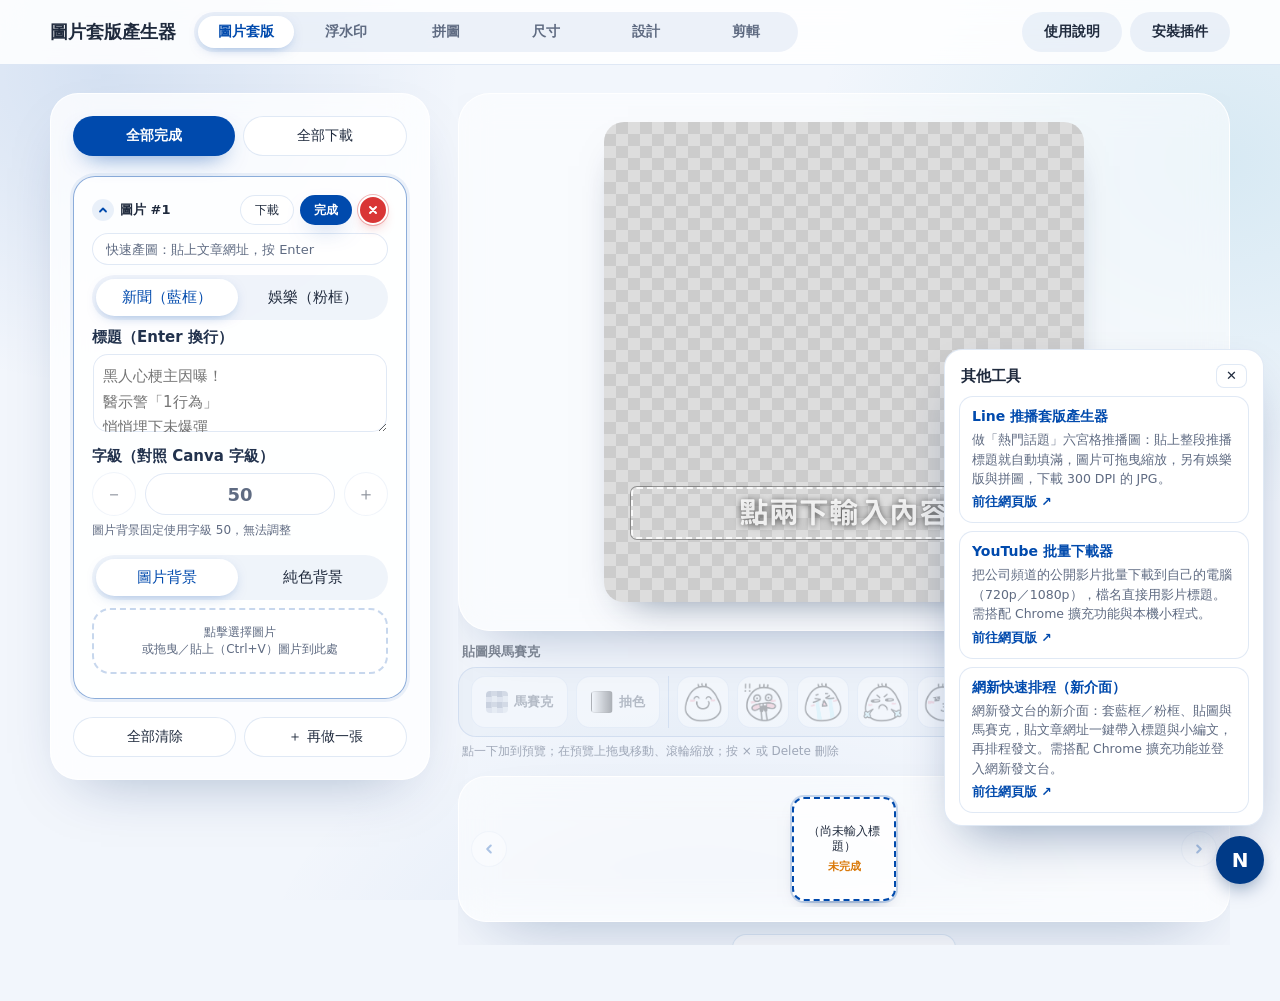
<file: index.html>
<!DOCTYPE html>
<!-- data-sched="off"：FB 粉專排程暫時關閉（右側「排程」抽屜不建立）。要恢復就把這個屬性拿掉，見 DESIGN.md「排程暫停」 -->
<html lang="zh-Hant" data-sched="off">
<head>
<meta charset="UTF-8">
<meta name="viewport" content="width=device-width, initial-scale=1.0">
<!-- 內容安全政策：只允許本站的腳本；網路只連 GitHub（安裝插件功能用）。
     唯一的第三方資源是「設計」分頁的思源宋體（Google Fonts）：選到這個字型時才會載入樣式表與字型檔。
     style-src 保留 unsafe-inline 是因為頁面裡有 style="…" 屬性。 -->
<meta http-equiv="Content-Security-Policy" content="default-src 'none'; script-src 'self'; style-src 'self' 'unsafe-inline' https://fonts.googleapis.com; img-src 'self' data: blob:; media-src 'self' blob:; font-src 'self' https://fonts.gstatic.com; connect-src https://api.github.com https://raw.githubusercontent.com https://qpt-article-proxy.19jpz-3.workers.dev; base-uri 'none'; form-action 'none'; object-src 'none'">
<meta name="referrer" content="no-referrer">
<title>圖片套版產生器</title>
<link rel="icon" href="favicon.svg" type="image/svg+xml">
<link rel="icon" href="favicon-32x32.png" sizes="32x32" type="image/png">
<link rel="icon" href="favicon-16x16.png" sizes="16x16" type="image/png">
<link rel="icon" href="favicon.ico" sizes="any">
<link rel="apple-touch-icon" href="apple-touch-icon.png">
<link rel="stylesheet" href="style.css">
<link rel="stylesheet" href="deploy.css">
<link rel="stylesheet" href="watermark.css">
<link rel="stylesheet" href="collage.css">
<link rel="stylesheet" href="resize.css">
<link rel="stylesheet" href="segmented.css">
<link rel="stylesheet" href="sched.css">
<link rel="stylesheet" href="schedweb.css">
<link rel="stylesheet" href="qfweb.css">
<link rel="stylesheet" href="design.css">
<link rel="stylesheet" href="sunset.css">
</head>
<body>
<!-- 上排：名稱靠左、中間切換功能（圖片套版／浮水印／拼圖）、右側說明與安裝插件按鈕 -->
<header class="topbar">
  <div class="topbar-inner">
    <h1 class="topbar-title">圖片套版產生器</h1>
    <div class="func-switch" role="group" aria-label="切換功能">
      <button type="button" class="func-btn active" id="funcLayoutBtn" aria-pressed="true">圖片套版</button>
      <button type="button" class="func-btn" id="funcWatermarkBtn" aria-pressed="false">浮水印</button>
      <button type="button" class="func-btn" id="funcCollageBtn" aria-pressed="false">拼圖</button>
      <button type="button" class="func-btn" id="funcResizeBtn" aria-pressed="false">尺寸</button>
      <button type="button" class="func-btn" id="funcDesignBtn" aria-pressed="false">設計</button>
      <button type="button" class="func-btn" id="funcEditBtn" aria-pressed="false">剪輯</button>
    </div>
    <div class="topbar-actions">
      <button type="button" id="helpBtn" class="help-btn">使用說明</button>
      <button type="button" id="deployBtn" class="help-btn">安裝插件</button>
    </div>
  </div>
</header>

<div class="wrap">

  <div class="layout" id="layoutApp">
    <div class="card">
      <!-- 網頁版的「圖片套版」固定用批次（沒有單張／批次切換）；app.js 需要這兩顆按鈕，所以留著但不顯示，載入時由 watermark.js 切到批次 -->
      <div hidden>
        <button type="button" id="modeSingleBtn"></button>
        <button type="button" id="modeBatchBtn"></button>
      </div>

      <div id="singleFields">
        <div class="btn-row" style="margin-top:0; margin-bottom:20px">
          <button id="resetBtn" style="flex:1">全部清除</button>
          <button class="primary" id="downloadBtn" style="flex:1" disabled>下載圖片</button>
        </div>

        <div class="edit-box">
          <div class="field">
            <label>類別</label>
            <div class="bg-toggle" id="singleFrameToggle">
              <button type="button" class="active" data-frame="news">新聞（藍框）</button>
              <button type="button" data-frame="entertainment">娛樂（粉框）</button>
            </div>
          </div>

          <div class="field">
            <label for="title">標題（Enter 換行）</label>
            <textarea id="title" placeholder="黑人心梗主因曝！&#10;醫示警「1行為」&#10;悄悄埋下未爆彈"></textarea>
          </div>

          <div class="field">
            <label>字級（對照 Canva 字級）</label>
            <div id="singleFontStepper"></div>
            <div class="hint" id="singleFontHint">圖片背景固定使用字級 50，無法調整</div>
          </div>

          <div class="field" style="margin-bottom:0">
            <label>背景</label>
            <div id="singleBgPicker"></div>
          </div>
        </div>
      </div>

      <div id="batchFields" style="display:none">
        <div class="btn-row batch-actions" id="batchActions" style="margin-top:0; margin-bottom:20px">
          <!-- 手機版（≤820px）這一列固定在畫面底部，見 watermark.css 最後的手機區塊。顏色由 app.js 的 syncBatchActions() 依狀態切換：還有未完成時「全部完成」是主要動作（藍）；全部完成後它變成綠色的完成狀態，「全部下載」改成藍色主要動作 -->
          <button class="primary" id="batchGenerateBtn" style="flex:1">全部完成</button>
          <button id="batchDownloadAllBtn" style="flex:1">全部下載</button>
        </div>

        <div id="batchItemsList"></div>

        <div class="btn-row">
          <button id="batchResetBtn" style="flex:1">全部清除</button>
          <button id="addBatchItemBtn" style="flex:1">＋ 再做一張</button>
        </div>
      </div>
    </div>

    <div class="preview-col">
      <div id="singlePreview">
        <div class="canvas-wrap">
          <canvas id="canvas" width="1080" height="1080"></canvas>
          <textarea class="title-overlay" id="singlePreviewTitleInput" placeholder="點兩下輸入內容" spellcheck="false" tabindex="-1"></textarea>
        </div>
        <div class="status" id="status">請先上傳圖片並輸入標題</div>
        <div class="hint preview-hint">點兩下預覽圖輸入標題；<span class="hint-desk">點一下即可 Ctrl+V 貼上圖片；滾輪縮放、</span><span class="hint-touch">雙指縮放、</span>拖曳調整位置</div>
      </div>

      <div id="batchPreview" style="display:none">
        <div class="canvas-wrap">
          <canvas id="batchCanvas" width="1080" height="1080"></canvas>
          <textarea class="title-overlay" id="batchPreviewTitleInput" placeholder="點兩下輸入內容" spellcheck="false" tabindex="-1" hidden></textarea>
        </div>
        <!-- 貼圖與馬賽克（stickers.js 填內容）：每一組各自一份，編輯的是目前預覽的那一組 -->
        <div class="fx-bar" id="batchFxSlot"></div>
        <div class="thumbs-shelf" id="batchThumbsShelf" hidden>
          <button type="button" class="shelf-nav" id="batchThumbsPrev" aria-label="往左看"><svg viewBox="0 0 12 12" aria-hidden="true"><path d="M7.5 3l-3 3 3 3"/></svg></button>
          <div class="batch-thumbs" id="batchThumbs"></div>
          <button type="button" class="shelf-nav" id="batchThumbsNext" aria-label="往右看"><svg viewBox="0 0 12 12" aria-hidden="true"><path d="M4.5 3l3 3-3 3"/></svg></button>
        </div>
        <div class="preview-title" id="batchPreviewTitle"></div>
        <div class="status" id="batchStatus">按某一組的「完成」後，預覽會顯示在這裡</div>
        <div class="hint preview-hint">點兩下預覽圖輸入標題；<span class="hint-desk">點一下即可 Ctrl+V 貼上圖片；滾輪縮放、</span><span class="hint-touch">雙指縮放、</span>拖曳調整位置</div>
      </div>
    </div>
  </div>

  <!-- 浮水印功能（網頁版專用，邏輯在 watermark.js） -->
  <div class="layout" id="watermarkApp" hidden>
    <div class="card">
      <!-- 左上：拖放／點擊選取照片（可一次選多張） -->
      <div class="dropzone wm-photo-drop" id="wmPhotoDrop" tabindex="0">
        <div id="wmPhotoText">點擊選擇照片，或把照片拖曳到這裡<br>可以一次選多張<span class="hint-desk">；也能直接 Ctrl+V 貼上</span></div>
        <input type="file" id="wmPhotoInput" accept="image/*" multiple>
      </div>
      <div class="hint" id="wmPhotoHint">輸出會保持原圖尺寸</div>

      <div class="btn-row" style="margin-top:16px; margin-bottom:20px">
        <button id="wmResetBtn" style="flex:1">全部清除</button>
        <button class="primary" id="wmDownloadBtn" style="flex:1" disabled>下載圖片</button>
        <button class="primary" id="wmDownloadAllBtn" style="flex:1 1 100%" hidden>全部下載</button>
      </div>

      <div class="edit-box">
        <div class="field">
          <label>浮水印圖</label>
          <div class="bg-toggle" id="wmLogoToggle">
            <button type="button" class="active" data-logo="new">新版 NEWS</button>
            <button type="button" data-logo="old">舊版 新聞網</button>
            <button type="button" data-logo="custom">自己上傳</button>
          </div>
          <div class="dropzone wm-logo-drop" id="wmLogoDrop" tabindex="0" hidden>
            <img id="wmLogoThumb" class="batch-item-thumb" alt="" hidden>
            <div id="wmLogoText">點擊選擇浮水印圖<br>或拖曳到此處（建議用背景透明的 PNG／SVG）</div>
            <input type="file" id="wmLogoInput" accept="image/*">
          </div>
          <div class="hint" id="wmLogoHint">新版是向量圖、放多大都清楚；舊版是 170×100 的白色 PNG，放大會偏糊。兩個都是淺色，照片偏亮時可以改成自己上傳的圖。</div>
        </div>

        <div class="field">
          <label>全部套用位置</label>
          <div class="wm-corners" id="wmGrid" role="group" aria-label="浮水印位置（四個角）">
            <button type="button" data-px="0" data-py="0" aria-label="左上"><svg viewBox="0 0 24 24" aria-hidden="true"><path d="M18 18 7 7M7 15.5V7h8.5"/></svg></button>
            <button type="button" data-px="1" data-py="0" aria-label="右上"><svg viewBox="0 0 24 24" aria-hidden="true"><path d="M18 18 7 7M7 15.5V7h8.5"/></svg></button>
            <button type="button" data-px="0" data-py="1" aria-label="左下"><svg viewBox="0 0 24 24" aria-hidden="true"><path d="M18 18 7 7M7 15.5V7h8.5"/></svg></button>
            <button type="button" data-px="1" data-py="1" aria-label="右下"><svg viewBox="0 0 24 24" aria-hidden="true"><path d="M18 18 7 7M7 15.5V7h8.5"/></svg></button>
            <button type="button" id="wmAutoBtn" class="wm-auto" title="每張照片各自把浮水印放在四個角裡最暗的地方">自動（最暗的角）</button>
          </div>
          <div class="hint" id="wmPosHint"></div>
        </div>

        <div class="field">
          <label for="wmSize">大小<output id="wmSizeOut" for="wmSize"></output></label>
          <input type="range" id="wmSize" min="5" max="60" step="1" value="13">
        </div>
        <div class="field">
          <label for="wmTransparency">透明度<output id="wmTransparencyOut" for="wmTransparency"></output></label>
          <input type="range" id="wmTransparency" min="0" max="90" step="1" value="0">
          <div class="hint">0% 是完全不透明，數字越大越淡。</div>
        </div>
        <div class="field">
          <label for="wmMargin">邊距<output id="wmMarginOut" for="wmMargin"></output></label>
          <input type="range" id="wmMargin" min="0" max="15" step="1" value="3">
        </div>

        <div class="field" style="margin-bottom:0">
          <label>輸出格式</label>
          <div class="bg-toggle" id="wmFormat">
            <button type="button" class="active" data-fmt="auto">沿用原圖</button>
            <button type="button" data-fmt="jpeg">JPG</button>
            <button type="button" data-fmt="png">PNG</button>
          </div>
        </div>
      </div>
    </div>

    <div class="preview-col">
      <div class="canvas-wrap wm-stage" id="wmStage">
        <div class="wm-empty" id="wmEmpty">上傳或貼上照片，浮水印會自動疊上去</div>
        <canvas id="wmCanvas" width="1080" height="720" hidden></canvas>
      </div>
      <div class="status" id="wmStatus">請先上傳照片</div>
      <!-- 展示窗：跟「圖片套版」的批次一樣，多張照片排成一列，點一張就在上面預覽 -->
      <div class="thumbs-shelf" id="wmShelf" hidden>
        <button type="button" class="shelf-nav" id="wmShelfPrev" aria-label="往左看"><svg viewBox="0 0 12 12" aria-hidden="true"><path d="M7.5 3l-3 3 3 3"/></svg></button>
        <div class="batch-thumbs" id="wmThumbs"></div>
        <button type="button" class="shelf-nav" id="wmShelfNext" aria-label="往右看"><svg viewBox="0 0 12 12" aria-hidden="true"><path d="M4.5 3l3 3-3 3"/></svg></button>
      </div>
      <div class="hint preview-hint">在預覽上拖曳浮水印（抓的範圍比 Logo 大）可以換位置，只會改目前這一張；<span class="hint-desk">滑鼠停在浮水印上滾動滾輪可以放大縮小。</span>大小、透明度、邊距，以及左側的位置鈕會套用到所有照片。</div>
    </div>
  </div>

  <!-- 拼圖功能（網頁版專用，邏輯在 collage.js）：一張 1080 寬的畫布，把多張照片無縫拼在一起 -->
  <div class="layout" id="collageApp" hidden>
    <div class="card">
      <div class="dropzone wm-photo-drop" id="cgDrop" tabindex="0">
        <div>點擊選擇照片，或把照片拖曳到這裡<br>可以一次選多張，會依序放進空的格子<span class="hint-desk">；也能 Ctrl+V 貼上</span></div>
        <input type="file" id="cgInput" accept="image/*" multiple>
      </div>
      <div class="hint" id="cgHint">輸出 1080×1080、300 DPI 的 JPG</div>

      <div class="btn-row" style="margin-top:16px; margin-bottom:20px">
        <button id="cgResetBtn" style="flex:1">全部清除</button>
        <button id="cgCopyBtn" style="flex:1" disabled>複製圖片</button>
        <button class="primary" id="cgDownloadBtn" style="flex:1" disabled>下載圖片</button>
      </div>

      <div class="edit-box">
        <div class="field">
          <label>版面方式</label>
          <div class="bg-toggle" id="cgLayout">
            <button type="button" class="active" data-layout="grid">等分</button>
            <button type="button" data-layout="free">自由框</button>
          </div>
        </div>

        <div id="cgGridCtrl">
          <div class="field cg-row"><span class="cg-row-label">直向等分</span><div class="bg-toggle" id="cgCols"></div></div>
          <div class="field cg-row"><span class="cg-row-label">橫向等分</span><div class="bg-toggle" id="cgRows"></div></div>
          <div class="btn-row" style="margin-top:0"><button type="button" id="cgEvenBtn">平均分配</button></div>
          <div class="hint">在預覽圖上拖曳格子之間的分隔線，可調整每格比例。</div>
        </div>

        <div id="cgFreeCtrl" hidden>
          <div class="field cg-row"><span class="cg-row-label">操作對象</span>
            <div class="bg-toggle" id="cgEdit">
              <button type="button" class="active" data-edit="frame">調整框</button>
              <button type="button" data-edit="photo">調整照片</button>
            </div>
          </div>
          <div class="field cg-row"><span class="cg-row-label">畫布高度</span>
            <input type="number" id="cgHeight" min="300" max="5000" step="10" style="flex:1; min-width:0">
            <button type="button" id="cgFitHeightBtn">貼合內容</button>
          </div>
          <div class="btn-row"><button type="button" id="cgAddBtn">＋新增框（接在最下方）</button><button type="button" id="cgFitImgBtn">框貼合圖片比例</button></div>
          <div class="btn-row"><button type="button" id="cgUpBtn">▲ 上下換位（往上）</button><button type="button" id="cgDownBtn">▼ 上下換位（往下）</button></div>
          <div class="btn-row"><button type="button" id="cgFrontBtn">移到最上層</button><button type="button" id="cgBackBtn">移到最下層</button><button type="button" id="cgDeleteBtn">刪除此框</button></div>
          <div class="hint">做直式長圖（例如多張橫向圖上下疊）：先調畫布高度，再「＋新增框」貼圖，按「框貼合圖片比例」讓框吻合圖片、不裁切，下方的框會跟著往下推。<br>「調整框」時：在空白處拖曳拉出新框、拖曳框內可移動、拉邊角可改大小，靠近邊緣會自動貼齊；按 Delete 也能刪除選取的框。切到「調整照片」再移動、縮放框內照片。</div>
        </div>

        <div class="field" style="margin-bottom:0; margin-top:16px">
          <label>目前選取的格子<output id="cgSelOut"></output></label>
          <div class="hint" id="cgSelHint">在預覽上點一格來選取</div>
          <label for="cgScale" style="margin-top:10px">照片縮放<output id="cgScaleOut"></output></label>
          <input type="range" id="cgScale" min="100" max="500" step="1" value="100" disabled>
          <div class="btn-row" style="margin-top:10px">
            <button type="button" id="cgPickBtn" style="flex:1">選擇照片</button>
            <button type="button" id="cgResetPosBtn" style="flex:1" disabled>重設位置</button>
            <button type="button" id="cgRemoveImgBtn" style="flex:1" disabled>移除照片</button>
          </div>
          <input type="file" id="cgCellInput" accept="image/*" hidden>
        </div>
      </div>
    </div>

    <div class="preview-col">
      <div class="canvas-wrap cg-stage" id="cgStage">
        <canvas id="cgCanvas" width="1080" height="1080"></canvas>
      </div>
      <div class="status" id="cgStatus"></div>
      <div class="hint preview-hint">點一格選取，拖曳照片調整位置，<span class="hint-desk">滑鼠停在格子上滾動滾輪可放大縮小；</span><span class="hint-touch">用上面的「照片縮放」滑桿放大縮小；</span>雙擊格子可以換照片，也能把照片直接拖到格子上。等分時拖曳格子之間的分隔線調整比例；自由框時可以拉出、移動、縮放每一個框。</div>
    </div>
  </div>

  <!-- 設計（網頁版專用，平面設計）：內容由 design-ui.js 在載入時建立；程式在 design-*.js、樣式在 design.css，不引用主工具的程式。 -->
  <section class="dz" id="designApp" aria-label="平面設計" hidden></section>

  <!-- 剪輯：原本的剪輯工具已獨立成專屬網站 QuickCut（https://unnn3ing-oss.github.io/quickcut/），這個分頁只放「搬家說明＋功能介紹」，
       介紹是自動輪播的 4 則功能（版型與示意動畫沿用「安裝插件」全螢幕教學的 deploy.css .ds-*；輪播邏輯在 deploy.js 的 qcIntro），右下角是前往 QuickCut 的連結。
       id 維持 editApp：watermark.js 的分頁切換靠它顯示／隱藏。舊的剪輯程式（edit-*.js、edit.css）仍留在專案裡但不再載入。 -->
  <section class="qc" id="editApp" aria-labelledby="qcTitle" hidden>
    <div class="qc-card">
      <header class="qc-head">
        <img class="qc-logo" src="favicon.svg" alt="" width="44" height="44">
        <div class="qc-title">
          <h2 id="qcTitle">QuickCut 影片剪輯已經搬家了</h2>
          <p>多軌時間軸剪輯已獨立成專屬網站，這個分頁不再提供剪輯。下面輪播介紹它的功能，按右下角的「前往 QuickCut」就能過去（會在新分頁開啟）。</p>
        </div>
      </header>

      <div class="qc-main">
        <!-- 1：多軌時間軸 -->
        <section class="ds-pane" data-step="1" data-cycle="7000" aria-labelledby="qch1">
          <div class="ds-art" aria-hidden="true">
            <svg class="sv" viewBox="0 0 480 300" focusable="false">
              <g class="sv-all">
                <rect class="win" x="30" y="16" width="420" height="268" rx="12"/>
                <rect class="skel" x="44" y="30" width="86" height="116" rx="8"/>
                <rect class="card" x="138" y="30" width="204" height="116" rx="8"/>
                <rect class="skel" x="350" y="30" width="86" height="116" rx="8"/>
                <text class="t s m" x="87" y="48" text-anchor="middle">媒體庫</text>
                <text class="t s m" x="393" y="48" text-anchor="middle">詳細內容</text>
                <polygon class="qc-play" points="226,70 226,106 256,88"/>
                <text class="t s m" x="240" y="130" text-anchor="middle">檢視器</text>
                <rect class="qc-lane" x="44" y="158" width="392" height="52" rx="6"/>
                <rect class="qc-lane" x="44" y="214" width="392" height="52" rx="6"/>
                <text class="t s b" x="52" y="188">V1</text>
                <text class="t s b" x="52" y="244">A1</text>
                <rect class="qc-cv x-pop" style="--d:.4s" x="84" y="164" width="96" height="40" rx="6"/>
                <rect class="qc-cv2 x-pop" style="--d:.8s" x="184" y="164" width="84" height="40" rx="6"/>
                <rect class="qc-ci x-pop" style="--d:1.2s" x="272" y="164" width="120" height="40" rx="6"/>
                <rect class="qc-ca x-pop" style="--d:.7s" x="84" y="220" width="184" height="40" rx="6"/>
                <rect class="qc-ca x-pop" style="--d:1.5s" x="272" y="220" width="120" height="40" rx="6"/>
                <g class="x-sweep"><rect class="qc-ph" x="328" y="154" width="2.4" height="116"/><polygon class="qc-ph" points="323,150 335,150 329,160"/></g>
              </g>
            </svg>
          </div>
          <div class="ds-text">
            <p class="ds-kicker">功能 1／4</p>
            <h3 id="qch1" tabindex="-1">多軌時間軸剪輯</h3>
            <p class="ds-lead">把影片、音訊、圖片排進時間軸，剪成一支影片。版面是左邊媒體庫、中間檢視器、右邊詳細內容，下面是時間軸。</p>
            <ol class="ds-do">
              <li>匯入影片、音訊或圖片，用入點、出點選好要用的範圍，再<b>插入、覆蓋、替換或加到結尾</b>。</li>
              <li>工具有<b>選取、刀片、修剪</b>（滾動、波紋、滑移、滑動），也有對應的快捷鍵。</li>
              <li>影片的畫面與聲音會自動連結，可以分開調整。</li>
            </ol>
          </div>
        </section>

        <!-- 2：轉場與字幕 -->
        <section class="ds-pane" data-step="2" data-cycle="7000" aria-labelledby="qch2" hidden>
          <div class="ds-art" aria-hidden="true">
            <svg class="sv" viewBox="0 0 480 300" focusable="false">
              <g class="sv-all">
                <rect class="win" x="30" y="16" width="420" height="268" rx="12"/>
                <rect class="qc-cv" x="96" y="32" width="288" height="150" rx="10"/>
                <rect class="qc-ci x-fade" style="--d:.9s" x="96" y="32" width="288" height="150" rx="10"/>
                <circle class="qc-sun x-fade" style="--d:.9s" cx="330" cy="76" r="18"/>
                <g class="x-pop" style="--d:1.8s"><rect class="qc-sub" x="140" y="140" width="200" height="30" rx="8"/><text class="t w" x="240" y="160" text-anchor="middle">字幕也能有出場動畫</text></g>
                <rect class="qc-lane" x="44" y="198" width="392" height="72" rx="6"/>
                <rect class="qc-cv x-pop" style="--d:.3s" x="60" y="206" width="164" height="40" rx="6"/>
                <rect class="qc-ci x-pop" style="--d:.6s" x="232" y="206" width="164" height="40" rx="6"/>
                <g class="x-pop" style="--d:1.1s"><polygon class="qc-tr" points="228,200 240,226 228,252 216,226"/><text class="t s w" x="228" y="230" text-anchor="middle">×</text></g>
                <g class="x-pop" style="--d:2.4s"><rect class="qc-srt" x="60" y="250" width="86" height="16" rx="8"/><text class="t s w" x="103" y="262" text-anchor="middle">SRT 字幕</text></g>
              </g>
            </svg>
          </div>
          <div class="ds-text">
            <p class="ds-kicker">功能 2／4</p>
            <h3 id="qch2" tabindex="-1">轉場特效與字幕</h3>
            <p class="ds-lead">兩段影片中間可以加轉場，字幕可以直接打，也能匯入整份 SRT。</p>
            <ol class="ds-do">
              <li><b>8 種轉場</b>：交叉疊化、淡出到黑、擦除、推移等；兩段相接是雙邊轉場，開頭與結尾則是淡入、淡出。</li>
              <li>相接的兩段影片都有聲音時，轉場會自動做<b>聲音交叉淡化</b>。</li>
              <li>字幕有<b>彈出、逐行彈出、逐字彈出、跳起</b>等字體特效，可以<b>匯入、匯出 SRT</b>（UTF-8、Big5 都能讀）。</li>
            </ol>
          </div>
        </section>

        <!-- 3：專案檔與自動暫存 -->
        <section class="ds-pane" data-step="3" data-cycle="7000" aria-labelledby="qch3" hidden>
          <div class="ds-art" aria-hidden="true">
            <svg class="sv" viewBox="0 0 480 300" focusable="false">
              <g class="sv-all">
                <rect class="card" x="36" y="62" width="168" height="170" rx="16"/>
                <text class="t s m" x="120" y="84" text-anchor="middle">剪輯進度</text>
                <rect class="qc-cv x-pop" style="--d:.3s" x="52" y="98" width="76" height="22" rx="5"/>
                <rect class="qc-ci x-pop" style="--d:.6s" x="132" y="98" width="56" height="22" rx="5"/>
                <rect class="qc-ca x-pop" style="--d:.9s" x="52" y="128" width="136" height="22" rx="5"/>
                <rect class="qc-cv2 x-pop" style="--d:1.2s" x="52" y="158" width="96" height="22" rx="5"/>
                <text class="t s m x-fade" style="--d:1.4s" x="120" y="212" text-anchor="middle">影片素材不在裡面</text>
                <path class="route x-fade" style="--d:1.6s" d="M214 148 C 244 148, 252 148, 282 148"/>
                <g class="x-pop" style="--d:2.1s">
                  <use class="fold" href="#ds-file" x="294" y="92" width="64" height="82"/>
                  <text class="t kt" x="326" y="198" text-anchor="middle">.qcut</text>
                </g>
                <g class="x-pop" style="--d:2.6s"><rect class="okpill" x="378" y="108" width="68" height="26" rx="13"/><text class="t w" x="412" y="125" text-anchor="middle">幾 KB</text></g>
                <g class="x-pop" style="--d:3.2s"><rect class="pill hot" x="268" y="224" width="178" height="32" rx="16"/><text class="t a" x="357" y="244" text-anchor="middle">自動暫存，重開可還原</text></g>
              </g>
            </svg>
          </div>
          <div class="ds-text">
            <p class="ds-kicker">功能 3／4</p>
            <h3 id="qch3" tabindex="-1">專案檔與自動暫存</h3>
            <p class="ds-lead">剪到一半也不怕：進度可以存成專案檔，隔天接著剪。</p>
            <ol class="ds-do">
              <li>「儲存專案」會下載一個 <code>.qcut</code> 檔，只存剪輯資料，<b>不含影片素材</b>，所以只有幾 KB。</li>
              <li>「開啟專案」（或直接把專案檔拖進畫面）會還原進度，缺的素材可以一鍵接回，或選素材所在的資料夾自動配對。</li>
              <li>每次改動約 1.5 秒就自動暫存在瀏覽器裡，不小心關掉分頁，下次開啟會問你要不要還原。</li>
            </ol>
          </div>
        </section>

        <!-- 4：匯出 MP4 -->
        <section class="ds-pane" data-step="4" data-cycle="8000" aria-labelledby="qch4" hidden>
          <div class="ds-art" aria-hidden="true">
            <svg class="sv" viewBox="0 0 480 300" focusable="false">
              <g class="sv-all">
                <rect class="win" x="60" y="40" width="360" height="220" rx="14"/>
                <rect class="bar" x="60" y="40" width="360" height="34" rx="14"/>
                <rect class="bar" x="60" y="60" width="360" height="14"/>
                <text class="t b" x="240" y="62" text-anchor="middle">匯出影片</text>
                <rect class="qc-cv" x="84" y="94" width="120" height="68" rx="8"/>
                <polygon class="qc-play w" points="130,114 130,142 154,128"/>
                <text class="t m" x="224" y="112">H.264 ＋ AAC</text>
                <text class="t b" x="224" y="134">影片.mp4</text>
                <text class="t s m" x="224" y="154">1080 × 1920 ・ 30 fps</text>
                <rect class="track" x="84" y="190" width="312" height="12" rx="6"/>
                <rect class="prog x-prog" x="84" y="190" width="312" height="12" rx="6"/>
                <text class="t s m x-out" style="--o:4.9s" x="84" y="226">匯出中…</text>
                <g class="x-pop" style="--d:4.9s"><rect class="okpill" x="84" y="212" width="120" height="30" rx="15"/><text class="t w" x="144" y="232" text-anchor="middle">✓ 匯出完成</text></g>
              </g>
            </svg>
          </div>
          <div class="ds-text">
            <p class="ds-kicker">功能 4／4</p>
            <h3 id="qch4" tabindex="-1">匯出成 MP4</h3>
            <p class="ds-lead">剪好就直接匯出 MP4，多數播放器和社群平台都能用。</p>
            <ol class="ds-do">
              <li>瀏覽器支援時輸出 <b>H.264 ＋ AAC</b>，否則退為 VP9 ＋ Opus。</li>
              <li>素材全部在你的瀏覽器裡處理，<b>不會上傳</b>到任何伺服器。</li>
              <li>建議用最新版 <b>Chrome 或 Edge</b>（匯出用 WebCodecs），桌面瀏覽器專用。</li>
            </ol>
          </div>
        </section>
      </div>

      <footer class="qc-foot">
        <div class="qc-ctrl">
          <button type="button" class="qc-arrow" id="qcPrev" aria-label="上一則">‹</button>
          <div class="qc-dots" id="qcDots" role="group" aria-label="功能介紹，選一則">
            <button type="button" class="qc-dot" aria-label="第 1 則：多軌時間軸"></button>
            <button type="button" class="qc-dot" aria-label="第 2 則：轉場與字幕"></button>
            <button type="button" class="qc-dot" aria-label="第 3 則：專案檔與自動暫存"></button>
            <button type="button" class="qc-dot" aria-label="第 4 則：匯出 MP4"></button>
          </div>
          <button type="button" class="qc-arrow" id="qcNext" aria-label="下一則">›</button>
          <button type="button" class="qc-pause" id="qcPause" aria-pressed="false" title="暫停自動輪播">暫停輪播</button>
          <span class="qc-count" id="qcCount" aria-live="off">1 / 4</span>
        </div>
        <a class="ds-btn primary qc-go" id="qcGo" href="https://unnn3ing-oss.github.io/quickcut/" target="_blank" rel="noopener noreferrer">前往 QuickCut <span aria-hidden="true">↗</span></a>
      </footer>
    </div>
  </section>

  <!-- 改尺寸功能（網頁版專用，邏輯在 resize.js）：自訂寬高，批次轉換圖片的長寬尺寸 -->
  <div class="layout" id="resizeApp" hidden>
    <div class="card">
      <div class="dropzone wm-photo-drop" id="rsDrop" tabindex="0">
        <div id="rsDropText">點擊選擇照片，或把照片拖曳到這裡<br>可以一次選多張<span class="hint-desk">；也能直接 Ctrl+V 貼上</span></div>
        <input type="file" id="rsInput" accept="image/*" multiple>
      </div>
      <div class="hint" id="rsHint">輸入想要的寬高，所有照片一起轉換</div>

      <div class="btn-row" style="margin-top:16px; margin-bottom:20px">
        <button id="rsResetBtn" style="flex:1">全部清除</button>
        <button class="primary" id="rsDownloadBtn" style="flex:1" disabled>下載圖片</button>
        <button class="primary" id="rsDownloadAllBtn" style="flex:1 1 100%" hidden>全部下載</button>
      </div>

      <div class="edit-box">
        <div class="field">
          <label>轉換方式</label>
          <div class="bg-toggle" id="rsMode">
            <button type="button" class="active" data-mode="cover">裁切填滿</button>
            <button type="button" data-mode="fit">等比縮放</button>
          </div>
          <div class="hint" id="rsModeHint"></div>
        </div>

        <div class="field">
          <label>輸出尺寸（像素）</label>
          <div class="rs-size">
            <input type="number" id="rsW" min="1" max="10000" step="1" placeholder="寬" inputmode="numeric" aria-label="寬度">
            <button type="button" id="rsSwapBtn" class="rs-swap" title="對調寬高" aria-label="對調寬高">⇄</button>
            <input type="number" id="rsH" min="1" max="10000" step="1" placeholder="高" inputmode="numeric" aria-label="高度">
          </div>
          <div class="hint" id="rsSizeHint"></div>
        </div>

        <div class="field" style="margin-bottom:0">
          <label>輸出格式</label>
          <div class="bg-toggle" id="rsFormat">
            <button type="button" class="active" data-fmt="auto">沿用原圖</button>
            <button type="button" data-fmt="jpeg">JPG</button>
            <button type="button" data-fmt="png">PNG</button>
          </div>
        </div>
      </div>
    </div>

    <div class="preview-col">
      <div class="canvas-wrap wm-stage" id="rsStage">
        <div class="wm-empty" id="rsEmpty">上傳或貼上照片，輸入寬高就會顯示轉換後的樣子</div>
        <canvas id="rsCanvas" width="1080" height="1080" hidden></canvas>
      </div>
      <div class="status" id="rsStatus">請先上傳照片</div>
      <div class="thumbs-shelf" id="rsShelf" hidden>
        <button type="button" class="shelf-nav" id="rsShelfPrev" aria-label="往左看"><svg viewBox="0 0 12 12" aria-hidden="true"><path d="M7.5 3l-3 3 3 3"/></svg></button>
        <div class="batch-thumbs" id="rsThumbs"></div>
        <button type="button" class="shelf-nav" id="rsShelfNext" aria-label="往右看"><svg viewBox="0 0 12 12" aria-hidden="true"><path d="M4.5 3l3 3-3 3"/></svg></button>
      </div>
      <div class="hint preview-hint" id="rsPreviewHint"></div>
    </div>
  </div>
</div>

<div class="modal-overlay" id="helpOverlay">
  <div class="modal">
    <div class="modal-head">
      <h2>套版產生器使用說明</h2>
      <button type="button" id="helpCloseBtn" class="modal-close" aria-label="關閉">✕</button>
    </div>
    <div class="modal-body">
      <h3>切換功能</h3>
      <ul>
        <li>上排中間可以在「圖片套版」「浮水印」「拼圖」「尺寸」之間切換（點一下，或直接用滑的），兩邊的內容各自獨立、互不影響。圖片套版一律用多組的方式，沒有單張／批次的切換。</li>
      </ul>
      <h3>浮水印</h3>
      <ul>
        <li>把照片拖到左上角的區域（或點擊選取、Ctrl+V 貼上），<b>可以一次放多張</b>；多張時預覽下方會出現展示窗，點一張就能預覽，也能按 ✕ 移除。</li>
        <li>預設<b>自動把 Logo 放在每張照片四個角裡最暗的地方</b>（每張各自判斷，幾乎一樣暗時放右上角），疊上新版 TVBS NEWS Logo（大小 13%、邊距 3%、不透明）；「浮水印圖」可以切換成舊版「新聞網」Logo，或自己上傳的圖（建議用背景透明的 PNG 或 SVG）。</li>
        <li>位置只有四個角（左上、右上、左下、右下）。<b>在預覽上直接拖曳 Logo（抓的範圍比 Logo 大）只會改目前這一張</b>，它會吸附到最近的角；<b>按左側的位置鈕則是全部照片一起改</b>（按四個角＝全部放同一角，按「自動（最暗的角）」＝回到每張各自判斷），如果有照片已經單獨調整過，會先問你要不要全部改掉。「大小」「透明度」「邊距」套用到所有照片。</li>
        <li>下載的檔案維持原圖尺寸，格式可「沿用原圖」或指定 JPG（品質 95%）／PNG，檔名是「原檔名_浮水印」。「下載本張」維持原檔名；「全部下載」的檔名是「YYMMDDHHMM_第幾張」（例如 2610122312_1，時間是按下按鈕那一刻的，每張間隔 0.5～1 秒），瀏覽器第一次可能會詢問是否允許下載多個檔案。</li>
      </ul>
      <h3>拼圖</h3>
      <ul>
        <li>一張 1080 寬的畫布，把多張照片無縫拼在一起。「等分」可把畫布切成直向、橫向各 1～4 份，在預覽上拖曳格子之間的分隔線可調整每格比例；「自由框」可以自己拖曳拉出矩形框（最多 12 個）、移動、拉邊角改大小，靠近邊緣會自動貼齊，也能調整上下層、刪除，並調整畫布高度做直式長圖。</li>
        <li>照片用拖曳放進格子、點擊選取、Ctrl+V 貼上（貼到目前選取的格子），一次選多張會依序放進空的格子。拖曳照片調整位置，滑鼠停在格子上用滾輪或左側滑桿縮放。</li>
        <li>下載是 1080 寬、300 DPI 的 JPG（品質 95%），檔名「yyyymmdd拼圖」；「複製圖片」會把成品放進剪貼簿。</li>
      </ul>
      <h3>尺寸</h3>
      <ul>
        <li>把照片拖進來（或點擊選取、Ctrl+V 貼上，<b>可一次放多張</b>），輸入想要的寬和高，所有照片一起轉成這個尺寸。</li>
        <li>「裁切填滿」：寬、高都要填，照片會縮放到剛好蓋滿，多出來的部分裁掉；在預覽上拖曳可以調整保留哪一塊（每張照片各自記住）。「等比縮放」：寬、高只填一個，另一邊自動依原圖比例算；兩個都填時，會縮到剛好放進這個範圍內，不裁切。</li>
        <li>輸出格式可「沿用原圖」或指定 JPG（品質 95%）／PNG。「下載本張」檔名是「原檔名_寬x高」；「全部下載」的檔名是「YYMMDDHHMM_第幾張」。尺寸上限 10000 像素；放大比原圖大的尺寸會變模糊。</li>
      </ul>
      <h3>圖片套版：設定每一張圖</h3>
      <ul>
        <li>每一組都先選擇「類別」：新聞（藍框）或娛樂（粉框），會影響套版右上角的角標樣式。</li>
        <li>在「標題」欄貼上或輸入文字，按 Enter 換行，會照原樣分行顯示在圖上。</li>
        <li>「背景」可選擇「圖片背景」或「純色背景」：圖片背景支援點擊選取、拖曳檔案，或直接 Ctrl+V 貼上；純色背景可從色票挑選。</li>
        <li>「字級」對照的是 Canva 字級：使用圖片背景時固定為 50，無法調整；純色背景預設 60，可以用 − ＋ 調整。</li>
        <li>預覽上滾輪縮放、拖曳調整位置，點兩下可直接輸入標題。</li>
      </ul>
      <h3>範例成品</h3>
      <div class="example-grid">
        <figure class="example-card">
          <div class="example-img-wrap">
            <img src="examples/example-entertainment.jpg" alt="娛樂類別＋上傳圖片背景的範例成品">
            <span class="example-tag" style="top:9%; right:9%;">①</span>
            <span class="example-tag" style="top:69%; left:12%;">②</span>
          </div>
          <figcaption>
            <strong>娛樂（粉框）＋ 上傳圖片背景</strong>
            <ul>
              <li>① 右上角類別角標——選「新聞」時會換成藍框樣式</li>
              <li>② 標題文字疊在圖片下緣的漸層暗化區，圖片背景字級固定為 50</li>
            </ul>
          </figcaption>
        </figure>
        <figure class="example-card">
          <div class="example-img-wrap">
            <img src="examples/example-color-bg.jpg" alt="純色背景（黑）的範例成品">
            <span class="example-tag" style="top:38%; left:14%;">①</span>
            <span class="example-tag" style="top:92%; left:50%;">②</span>
          </div>
          <figcaption>
            <strong>純色背景（黑）</strong>
            <ul>
              <li>① 標題文字置中，純色背景字級預設較大（60），且不顯示角標</li>
              <li>② 底部置中的 TVBS Logo，只有純色背景才會出現</li>
            </ul>
          </figcaption>
        </figure>
      </div>

      <h3>圖片套版：多張與下載</h3>
      <ul>
        <li>按「＋ 再做一張」可新增一組新的圖卡設定，每一組都能各自設定類別、標題、字級與背景。</li>
        <li>每組按「完成」可單獨產生該組的圖，完成後該組會自動收合，要再編輯可點預覽下方的縮圖或該列；編輯中想先收起來，點該組標頭（「圖片 #N」那一列）或編輯框外圍即可，不必按完成；或按上方「全部完成」一次產生所有尚未完成的組別，缺標題或背景的組別會被略過並提示原因。</li>
        <li>每組編輯區上方的「下載」可以只下載這一組（尚未完成會先自動完成）；「移除」會先跳出確認框，避免誤刪。</li>
        <li>同時間只會展開一組的編輯區，其餘組別（不論完成與否）都會收合成一列；點任一列可重新展開該組編輯。</li>
        <li>右側預覽區的畫布下方，會以可左右滑動的縮圖展示窗（可用兩側箭頭、滾輪或觸控板左右捲動）顯示「每一組」的狀態：已完成的顯示成品縮圖，尚未完成的則保留標題文字並標示「未完成」。點任一張縮圖都會跳到並展開對應組別的編輯區。</li>
        <li>預覽畫布下方會同步顯示該組標題（換行處自動接成全形空格），方便在很多組別時快速確認目前看的是哪一張。</li>
        <li>預覽區會懸浮跟隨畫面捲動，即使批次組數很多、編輯區拉得很長，也不用捲回最上方才能看到預覽。</li>
        <li>拖曳圖片檔案或直接 Ctrl+V 貼上圖片，可以直接對著「標題」輸入框操作，不必先點進下方的圖片上傳區。</li>
        <li>按「全部下載」時，如果每一組都有標題和背景，會自動全部完成並依序下載；如果有組別還缺標題或背景，會先詢問「有未完成的套圖，要先下載已完成的嗎？」，確認後只下載有標題和背景的組別。</li>
        <li>「全部清除」（在「＋ 再做一張」左邊）會清空所有組別（會先跳出確認框）。</li>
      </ul>
    </div>
  </div>
</div>

<div class="modal-overlay" id="confirmOverlay">
  <div class="modal" style="max-width:420px">
    <div class="modal-head">
      <h2 id="confirmTitle">確定要全部清除？</h2>
    </div>
    <div class="modal-body">
      <p style="margin:0" id="confirmMessage">這會清空目前畫面上的所有設定，且無法復原。</p>
      <div class="btn-row" style="justify-content:flex-end; margin-top:16px">
        <button type="button" id="confirmCancelBtn">取消</button>
        <button type="button" id="confirmOkBtn" class="primary">全部清除</button>
      </div>
    </div>
  </div>
</div>

<!-- 「安裝插件」全螢幕教學（網頁版專用，樣式與腳本放在 deploy.css／deploy.js）：
     共用的圖示（資料夾、檔案、游標、拼圖、圖釘）定義在這個隱藏的 SVG，各步驟的示意動畫用 <use> 引用 -->
<svg width="0" height="0" style="position:absolute" aria-hidden="true" focusable="false">
  <defs>
    <symbol id="ds-folder" viewBox="0 0 22 18"><path d="M1 3a2 2 0 0 1 2-2h5l2 2h9a2 2 0 0 1 2 2v10a2 2 0 0 1-2 2H3a2 2 0 0 1-2-2z"/></symbol>
    <symbol id="ds-file" viewBox="0 0 14 18"><path d="M2 1h6l4 4v11a1 1 0 0 1-1 1H2a1 1 0 0 1-1-1V2a1 1 0 0 1 1-1z"/><path d="M8 1v4h4" fill="none" stroke="#fff" stroke-width="1.2"/></symbol>
    <symbol id="ds-cursor" viewBox="0 0 24 24"><path d="M5 3v15.5l4.2-3.6 2.8 6.3 2.6-1.2-2.8-6.2 5.6-.2z" fill="#1f2a3d" stroke="#fff" stroke-width="1.4" stroke-linejoin="round"/></symbol>
    <symbol id="ds-puzzle" viewBox="0 0 24 24"><path d="M20.5 11H19V7c0-1.1-.9-2-2-2h-4V3.5C13 2.12 11.88 1 10.5 1S8 2.12 8 3.5V5H4c-1.1 0-1.99.9-1.99 2v3.8H3.5c1.49 0 2.7 1.21 2.7 2.7s-1.21 2.7-2.7 2.7H2V20c0 1.1.9 2 2 2h3.8v-1.5c0-1.49 1.21-2.7 2.7-2.7 1.49 0 2.7 1.21 2.7 2.7V22H17c1.1 0 2-.9 2-2v-4h1.5c1.38 0 2.5-1.12 2.5-2.5S21.88 11 20.5 11z"/></symbol>
    <symbol id="ds-pin" viewBox="0 0 24 24"><path d="M9 3h6l-1 6 3 3v2h-4.5v6l-.5 2-.5-2v-6H7v-2l3-3z"/></symbol>
  </defs>
</svg>

<div class="ds" id="deployOverlay" role="dialog" aria-modal="true" aria-labelledby="deployTitle" hidden>
  <div class="ds-shell">
    <header class="ds-head">
      <div class="ds-title">
        <h2 id="deployTitle">安裝 Chrome 插件</h2>
        <p>只要做一次，約 3 分鐘。裝好之後，插件會自己提醒你更新。</p>
      </div>
      <button type="button" id="deployCloseBtn" class="ds-close" aria-label="關閉安裝教學">✕</button>
    </header>

    <ol class="ds-steps" id="deploySteps" aria-label="安裝步驟">
      <li class="ds-step"><button type="button" class="ds-step-btn" aria-label="步驟 1：建立資料夾"><span class="ds-dot" aria-hidden="true"></span><span class="ds-lbl">建立資料夾</span></button></li>
      <li class="ds-step"><button type="button" class="ds-step-btn" aria-label="步驟 2：下載檔案"><span class="ds-dot" aria-hidden="true"></span><span class="ds-lbl">下載檔案</span></button></li>
      <li class="ds-step"><button type="button" class="ds-step-btn" aria-label="步驟 3：開啟擴充頁"><span class="ds-dot" aria-hidden="true"></span><span class="ds-lbl">開啟擴充頁</span></button></li>
      <li class="ds-step"><button type="button" class="ds-step-btn" aria-label="步驟 4：開發人員模式"><span class="ds-dot" aria-hidden="true"></span><span class="ds-lbl">開發人員模式</span></button></li>
      <li class="ds-step"><button type="button" class="ds-step-btn" aria-label="步驟 5：載入插件"><span class="ds-dot" aria-hidden="true"></span><span class="ds-lbl">載入插件</span></button></li>
      <li class="ds-step"><button type="button" class="ds-step-btn" aria-label="步驟 6：開始使用"><span class="ds-dot" aria-hidden="true"></span><span class="ds-lbl">開始使用</span></button></li>
    </ol>

    <main class="ds-main" id="deployMain">

      <!-- 步驟 1：建立資料夾 -->
      <section class="ds-pane" data-step="1" data-cycle="7000" aria-labelledby="dsh1">
        <div class="ds-art" aria-hidden="true">
          <svg class="sv" viewBox="0 0 480 300" focusable="false">
            <g class="sv-all">
              <rect class="win" x="50" y="26" width="380" height="248" rx="12"/>
              <path class="bar" d="M50 58V38a12 12 0 0 1 12-12h356a12 12 0 0 1 12 12v20z"/>
              <circle class="dot3" cx="68" cy="42" r="4"/><circle class="dot3" cx="82" cy="42" r="4"/><circle class="dot3" cx="96" cy="42" r="4"/>
              <text class="t b" x="240" y="46" text-anchor="middle">選擇資料夾</text>
              <rect class="skel" x="66" y="70" width="150" height="24" rx="12"/>
              <text class="t m" x="80" y="86">文件</text>
              <g class="x-press" style="--d:1.3s"><rect class="btn-o" x="296" y="70" width="118" height="24" rx="12"/><text class="t a" x="355" y="86" text-anchor="middle">新增資料夾</text></g>
              <use class="fold" href="#ds-folder" x="74" y="112" width="22" height="18"/><rect class="skel" x="108" y="117" width="90" height="8" rx="4"/>
              <use class="fold" href="#ds-folder" x="74" y="144" width="22" height="18"/><rect class="skel" x="108" y="149" width="64" height="8" rx="4"/>
              <g class="x-pop" style="--d:1.6s">
                <rect class="sel" x="62" y="174" width="356" height="30" rx="8"/>
                <use class="fold" href="#ds-folder" x="74" y="180" width="22" height="18"/>
                <text class="t" x="108" y="194">QuickPatterntool</text>
                <rect class="cover x-type" x="106" y="178" width="112" height="22"/>
                <rect class="caret x-caret" x="107" y="180" width="1.6" height="18"/>
              </g>
              <rect class="skel" x="262" y="240" width="60" height="24" rx="12"/><text class="t m" x="292" y="256" text-anchor="middle">取消</text>
              <g class="x-press" style="--d:4.2s"><rect class="btn-f" x="330" y="240" width="84" height="24" rx="12"/><text class="t w" x="372" y="256" text-anchor="middle">選擇資料夾</text></g>
              <g class="cur c1"><circle class="rip" style="--d:1.3s" r="12"/><circle class="rip" style="--d:4.2s" r="12"/><use href="#ds-cursor" x="-4.6" y="-2.8" width="22" height="22"/></g>
            </g>
          </svg>
        </div>
        <div class="ds-text">
          <p class="ds-kicker">步驟 1／6</p>
          <h3 id="dsh1" tabindex="-1">建立放插件的資料夾</h3>
          <p class="ds-lead">網頁沒辦法直接替瀏覽器安裝插件，所以要先在電腦上準備一個資料夾放插件檔案，再到 Chrome 載入一次。</p>
          <p class="ds-label">建議的資料夾名稱（按一下複製，不用自己打）</p>
          <div class="ds-copy">
            <code id="deployFolderName">QuickPatterntool</code>
            <button type="button" class="ds-btn" id="deployCopyName">複製名稱</button>
          </div>
          <ol class="ds-do">
            <li>先按下面的「下一步」，到步驟 2 按「選擇資料夾並寫入」，會跳出選擇資料夾的視窗。</li>
            <li>在視窗裡按「<b>新增資料夾</b>」<span data-only="mac">（Mac 叫「新增檔案夾」）</span>，貼上剛剛複製的名稱（<kbd class="k-mod">Ctrl</kbd> + <kbd>V</kbd>）後按 Enter。</li>
            <li>選取那個新資料夾，按「選擇資料夾」。</li>
          </ol>
          <p class="ds-tip"><b>小提醒</b>　Chrome 不允許直接選「下載」「文件」「桌面」這幾個資料夾本身，請在它們裡面新增或選一個資料夾。選到已經有東西的資料夾時，我會在裡面自動建立同名資料夾，不會動到你原本的檔案。</p>
        </div>
      </section>

      <!-- 步驟 2：下載檔案 -->
      <section class="ds-pane" data-step="2" data-cycle="7000" aria-labelledby="dsh2" hidden>
        <div class="ds-art" aria-hidden="true">
          <svg class="sv" viewBox="0 0 480 300" focusable="false">
            <g class="sv-all">
              <rect class="card" x="36" y="64" width="136" height="156" rx="16"/>
              <path class="cloud" d="M84 130h44a14 14 0 0 0 1.6-27.9A21 21 0 0 0 89 97a16 16 0 0 0-5 33z"/>
              <text class="t b" x="104" y="158" text-anchor="middle">GitHub</text>
              <text class="t m s" x="104" y="176" text-anchor="middle">最新版插件檔案</text>
              <path class="route" d="M180 142H306" />
              <use class="fl x-fly" style="--d:.6s;--dy:-34px" href="#ds-file" x="186" y="96" width="16" height="20"/>
              <use class="fl x-fly" style="--d:1.0s;--dy:-12px" href="#ds-file" x="186" y="118" width="16" height="20"/>
              <use class="fl x-fly" style="--d:1.4s;--dy:8px" href="#ds-file" x="186" y="140" width="16" height="20"/>
              <use class="fl x-fly" style="--d:1.8s;--dy:-24px" href="#ds-file" x="186" y="108" width="16" height="20"/>
              <use class="fl x-fly" style="--d:2.2s;--dy:-2px" href="#ds-file" x="186" y="130" width="16" height="20"/>
              <use class="fl x-fly" style="--d:2.6s;--dy:-30px" href="#ds-file" x="186" y="100" width="16" height="20"/>
              <use class="fl x-fly" style="--d:3.0s;--dy:-8px" href="#ds-file" x="186" y="124" width="16" height="20"/>
              <use class="fl x-fly" style="--d:3.4s;--dy:-18px" href="#ds-file" x="186" y="114" width="16" height="20"/>
              <use class="fold big" href="#ds-folder" x="314" y="96" width="120" height="98"/>
              <text class="t b" x="374" y="222" text-anchor="middle">QuickPatterntool</text>
              <g class="x-pop" style="--d:4.6s"><circle class="okc" cx="426" cy="104" r="14"/><path class="okt" d="M419 104l5 5 9-10"/></g>
              <rect class="track" x="60" y="252" width="360" height="9" rx="4.5"/>
              <rect class="prog x-prog" x="60" y="252" width="360" height="9" rx="4.5"/>
              <text class="t m s x-out" style="--o:4.5s" x="60" y="244">正在寫入檔案…</text>
              <text class="t g s x-pop" style="--d:4.6s" x="60" y="244">✓ 已寫入完成</text>
            </g>
          </svg>
        </div>
        <div class="ds-text">
          <p class="ds-kicker">步驟 2／6</p>
          <h3 id="dsh2" tabindex="-1">下載最新版插件檔案</h3>
          <p class="ds-lead">從 GitHub 下載最新版，直接寫進步驟 1 建好的資料夾。</p>
          <div class="ds-actions">
            <button type="button" class="ds-btn primary" id="deployPickBtn">選擇資料夾並寫入</button>
            <button type="button" class="ds-btn" id="deployZipBtn">改下載 ZIP</button>
          </div>
          <div class="ds-status" id="deployStatus" role="status"></div>
          <ol class="ds-do">
            <li>按「選擇資料夾並寫入」，選步驟 1 建好的資料夾，再按「選擇資料夾」。</li>
            <li>Chrome 會問「要讓這個網站編輯資料夾裡的檔案嗎？」，請按「<b>編輯檔案</b>」（只會寫入插件檔案）。</li>
            <li>等到出現「已把 N 個檔案寫入」就完成了，按「下一步」。</li>
          </ol>
          <details class="ds-more">
            <summary>瀏覽器不能選資料夾，或想自己解壓縮？改用 ZIP</summary>
            <p>按「改下載 ZIP」，下載後先<b>解壓縮</b>（Windows：在 ZIP 上按右鍵 →「全部解壓縮」；Mac：連點兩下）。步驟 5 要選的是<b>解壓縮後、打開就看得到 <code>manifest.json</code> 的那一層資料夾</b>。Windows 解壓縮後常會多包一層，要再點進去一層。</p>
          </details>
        </div>
      </section>

      <!-- 步驟 3：開啟擴充頁 -->
      <section class="ds-pane" data-step="3" data-cycle="8000" aria-labelledby="dsh3" hidden>
        <div class="ds-art" aria-hidden="true">
          <svg class="sv" viewBox="0 0 480 300" focusable="false">
            <g class="sv-all">
              <rect class="win" x="30" y="20" width="420" height="262" rx="12"/>
              <path class="bar" d="M30 54V32a12 12 0 0 1 12-12h396a12 12 0 0 1 12 12v22z"/>
              <path class="tab" d="M44 54v-6a8 8 0 0 1 8-8h104a8 8 0 0 1 8 8v6z"/>
              <text class="t s x-out" style="--o:4.5s" x="60" y="52">新分頁</text>
              <text class="t s x-pop" style="--d:4.7s" x="60" y="52">擴充功能</text>
              <rect class="toolrow" x="30" y="54" width="420" height="36"/>
              <circle class="ic" cx="54" cy="72" r="7"/><circle class="ic" cx="76" cy="72" r="7"/><circle class="ic" cx="98" cy="72" r="7"/>
              <rect class="addr" x="118" y="62" width="250" height="20" rx="10"/>
              <text class="t s mono" x="132" y="76">chrome://extensions</text>
              <rect class="cover2 x-type2" x="130" y="64" width="160" height="16"/>
              <use class="puz" href="#ds-puzzle" x="384" y="63" width="18" height="18"/>
              <circle class="ic" cx="426" cy="72" r="9"/>
              <!-- 新分頁：三個按鍵 -->
              <g class="x-out" style="--o:4.5s">
                <g transform="translate(58 156)">
                  <rect class="key" x="0" y="0" width="82" height="40" rx="9"/>
                  <text class="t kt" x="41" y="25" text-anchor="middle"><tspan class="k-mod">Ctrl</tspan> T</text>
                  <g class="x-pop" style="--d:.9s"><rect class="keyon" x="0" y="0" width="82" height="40" rx="9"/><text class="t kt w" x="41" y="25" text-anchor="middle"><tspan class="k-mod">Ctrl</tspan> T</text></g>
                  <text class="t m s" x="41" y="62" text-anchor="middle">開新分頁</text>
                </g>
                <path class="arr" d="M150 176h24m-7-6l7 6-7 6"/>
                <g transform="translate(184 156)">
                  <rect class="key" x="0" y="0" width="82" height="40" rx="9"/>
                  <text class="t kt" x="41" y="25" text-anchor="middle"><tspan class="k-mod">Ctrl</tspan> V</text>
                  <g class="x-pop" style="--d:2.1s"><rect class="keyon" x="0" y="0" width="82" height="40" rx="9"/><text class="t kt w" x="41" y="25" text-anchor="middle"><tspan class="k-mod">Ctrl</tspan> V</text></g>
                  <text class="t m s" x="41" y="62" text-anchor="middle">貼上網址</text>
                </g>
                <path class="arr" d="M276 176h24m-7-6l7 6-7 6"/>
                <g transform="translate(310 156)">
                  <rect class="key" x="0" y="0" width="112" height="40" rx="9"/>
                  <text class="t kt" x="56" y="25" text-anchor="middle">Enter</text>
                  <g class="x-pop" style="--d:3.7s"><rect class="keyon" x="0" y="0" width="112" height="40" rx="9"/><text class="t kt w" x="56" y="25" text-anchor="middle">Enter</text></g>
                  <text class="t m s" x="56" y="62" text-anchor="middle">前往</text>
                </g>
              </g>
              <!-- 擴充功能頁 -->
              <g class="x-pop" style="--d:4.7s">
                <rect class="hdr" x="30" y="90" width="420" height="34"/>
                <path class="ham" d="M46 102h14M46 107h14M46 112h14"/>
                <text class="t b" x="72" y="112">擴充功能</text>
                <rect class="skel" x="170" y="99" width="120" height="16" rx="8"/>
                <rect class="skel" x="46" y="140" width="388" height="56" rx="10"/>
                <rect class="skel" x="46" y="206" width="388" height="56" rx="10"/>
              </g>
            </g>
          </svg>
        </div>
        <div class="ds-text">
          <p class="ds-kicker">步驟 3／6</p>
          <h3 id="dsh3" tabindex="-1">開啟 Chrome 的擴充功能頁</h3>
          <p class="ds-lead">網頁不能替你開啟這個頁面，請複製網址，自己貼到 Chrome 的網址列。</p>
          <div class="ds-copy">
            <code>chrome://extensions</code>
            <button type="button" class="ds-btn" id="deployCopyUrl">複製網址</button>
          </div>
          <ol class="ds-do">
            <li>在 Chrome 按 <kbd class="k-mod">Ctrl</kbd> + <kbd>T</kbd> 開一個新分頁（也可以點分頁列最右邊的「＋」）。</li>
            <li>按 <kbd class="k-mod">Ctrl</kbd> + <kbd>V</kbd> 把剛複製的網址貼到網址列，再按 <kbd>Enter</kbd>。</li>
            <li>看到標題寫著「<b>擴充功能</b>」的頁面就對了，保持開著，接著做步驟 4。</li>
          </ol>
          <p class="ds-tip"><b>另一個方法</b>　點 Chrome 右上角的「⋮」→「擴充功能」→「管理擴充功能」，也會到同一個頁面。</p>
        </div>
      </section>

      <!-- 步驟 4：開發人員模式 -->
      <section class="ds-pane" data-step="4" data-cycle="6500" aria-labelledby="dsh4" hidden>
        <div class="ds-art" aria-hidden="true">
          <svg class="sv" viewBox="0 0 480 300" focusable="false">
            <g class="sv-all">
              <rect class="win" x="30" y="20" width="420" height="262" rx="12"/>
              <path class="bar" d="M30 54V32a12 12 0 0 1 12-12h396a12 12 0 0 1 12 12v22z"/>
              <path class="tab" d="M44 54v-6a8 8 0 0 1 8-8h104a8 8 0 0 1 8 8v6z"/>
              <text class="t s" x="60" y="52">擴充功能</text>
              <rect class="toolrow" x="30" y="54" width="420" height="36"/>
              <circle class="ic" cx="54" cy="72" r="7"/><circle class="ic" cx="76" cy="72" r="7"/><circle class="ic" cx="98" cy="72" r="7"/>
              <rect class="addr" x="118" y="62" width="250" height="20" rx="10"/>
              <text class="t s mono" x="132" y="76">chrome://extensions</text>
              <use class="puz" href="#ds-puzzle" x="384" y="63" width="18" height="18"/>
              <circle class="ic" cx="426" cy="72" r="9"/>
              <rect class="hdr" x="30" y="90" width="420" height="34"/>
              <path class="ham" d="M46 102h14M46 107h14M46 112h14"/>
              <text class="t b" x="72" y="112">擴充功能</text>
              <rect class="skel" x="150" y="99" width="100" height="16" rx="8"/>
              <text class="t s m" x="381" y="112" text-anchor="end">開發人員模式</text>
              <rect class="ring x-ring" x="388" y="96" width="42" height="26" rx="13"/>
              <rect class="tr" x="392" y="100" width="34" height="18" rx="9"/>
              <rect class="tr-on x-fade" style="--d:2.4s" x="392" y="100" width="34" height="18" rx="9"/>
              <circle class="knob x-knob" style="--d:2.4s" cx="417" cy="109" r="6.5"/>
              <g class="x-drop" style="--d:2.9s">
                <rect class="dev" x="30" y="124" width="420" height="38"/>
                <rect class="pill" x="46" y="132" width="104" height="22" rx="11"/><text class="t s a" x="98" y="147" text-anchor="middle">載入未封裝項目</text>
                <rect class="pill" x="158" y="132" width="92" height="22" rx="11"/><text class="t s a" x="204" y="147" text-anchor="middle">封裝擴充功能</text>
                <rect class="pill" x="258" y="132" width="48" height="22" rx="11"/><text class="t s a" x="282" y="147" text-anchor="middle">更新</text>
              </g>
              <rect class="skel" x="46" y="176" width="388" height="40" rx="10"/>
              <rect class="skel" x="46" y="226" width="388" height="40" rx="10"/>
              <g class="cur c4"><circle class="rip" style="--d:2.2s" r="12"/><use href="#ds-cursor" x="-4.6" y="-2.8" width="22" height="22"/></g>
            </g>
          </svg>
        </div>
        <div class="ds-text">
          <p class="ds-kicker">步驟 4／6</p>
          <h3 id="dsh4" tabindex="-1">打開「開發人員模式」</h3>
          <p class="ds-lead">這個插件不是從 Chrome 線上應用程式商店安裝的，所以要先打開「開發人員模式」，Chrome 才允許載入自己的資料夾。</p>
          <ol class="ds-do">
            <li>在擴充功能頁的<b>右上角</b>，找到「<b>開發人員模式</b>」開關。</li>
            <li>點一下開關，變成<b>藍色</b>就是打開了。</li>
            <li>打開後，左上方會多出「<b>載入未封裝項目</b>」「封裝擴充功能」「更新」三個按鈕，下一步會用到第一個。</li>
          </ol>
          <p class="ds-tip"><b>小提醒</b>　偶爾重開 Chrome 時，會跳出關於「開發人員模式擴充功能」的提醒，直接關掉就好，不要按「停用」。</p>
        </div>
      </section>

      <!-- 步驟 5：載入插件 -->
      <section class="ds-pane" data-step="5" data-cycle="9000" aria-labelledby="dsh5" hidden>
        <div class="ds-art" aria-hidden="true">
          <svg class="sv" viewBox="0 0 480 300" focusable="false">
            <g class="sv-all">
              <rect class="win" x="30" y="20" width="420" height="262" rx="12"/>
              <path class="bar" d="M30 54V32a12 12 0 0 1 12-12h396a12 12 0 0 1 12 12v22z"/>
              <path class="tab" d="M44 54v-6a8 8 0 0 1 8-8h104a8 8 0 0 1 8 8v6z"/>
              <text class="t s" x="60" y="52">擴充功能</text>
              <rect class="toolrow" x="30" y="54" width="420" height="36"/>
              <circle class="ic" cx="54" cy="72" r="7"/><circle class="ic" cx="76" cy="72" r="7"/><circle class="ic" cx="98" cy="72" r="7"/>
              <rect class="addr" x="118" y="62" width="250" height="20" rx="10"/>
              <text class="t s mono" x="132" y="76">chrome://extensions</text>
              <use class="puz" href="#ds-puzzle" x="384" y="63" width="18" height="18"/>
              <circle class="ic" cx="426" cy="72" r="9"/>
              <rect class="hdr" x="30" y="90" width="420" height="34"/>
              <path class="ham" d="M46 102h14M46 107h14M46 112h14"/>
              <text class="t b" x="72" y="112">擴充功能</text>
              <rect class="skel" x="150" y="99" width="100" height="16" rx="8"/>
              <text class="t s m" x="381" y="112" text-anchor="end">開發人員模式</text>
              <rect class="tr-on" x="392" y="100" width="34" height="18" rx="9"/><circle class="knob" cx="417" cy="109" r="6.5"/>
              <rect class="dev" x="30" y="124" width="420" height="38"/>
              <g class="x-press" style="--d:1.6s"><rect class="pill hot" x="46" y="132" width="104" height="22" rx="11"/><text class="t s a" x="98" y="147" text-anchor="middle">載入未封裝項目</text></g>
              <rect class="pill" x="158" y="132" width="92" height="22" rx="11"/><text class="t s a" x="204" y="147" text-anchor="middle">封裝擴充功能</text>
              <rect class="pill" x="258" y="132" width="48" height="22" rx="11"/><text class="t s a" x="282" y="147" text-anchor="middle">更新</text>
              <!-- 空位：載入後這裡會出現插件 -->
              <g class="x-out" style="--o:5.1s"><rect class="slot" x="46" y="178" width="388" height="84" rx="10"/><text class="t s m" x="240" y="224" text-anchor="middle">載入後，插件會出現在這裡</text></g>
              <!-- 載入成功的插件卡片 -->
              <g class="x-pop" style="--d:5.2s">
                <rect class="card" x="46" y="178" width="388" height="84" rx="10"/>
                <image href="icons/icon-48.png" x="60" y="194" width="40" height="40"/>
                <text class="t b" x="112" y="206">圖片套版產生器</text>
                <text class="t s m" x="112" y="223">TVBS 新聞／娛樂圖卡套版：貼上文章網址…</text>
                <rect class="pill" x="112" y="234" width="50" height="18" rx="9"/><text class="t s a" x="137" y="246.5" text-anchor="middle">詳細資料</text>
                <rect class="pill" x="170" y="234" width="38" height="18" rx="9"/><text class="t s a" x="189" y="246.5" text-anchor="middle">移除</text>
                <rect class="tr-on" x="392" y="198" width="34" height="18" rx="9"/><circle class="knob" cx="417" cy="207" r="6.5"/>
              </g>
              <g class="x-pop" style="--d:5.7s"><rect class="okpill" x="340" y="166" width="94" height="22" rx="11"/><text class="t s w" x="387" y="181" text-anchor="middle">✓ 載入成功</text></g>
              <!-- 選資料夾的視窗 -->
              <g class="x-pop x-out" style="--d:1.9s;--o:4.8s">
                <rect class="scrim" x="30" y="90" width="420" height="192"/>
                <rect class="card" x="100" y="98" width="280" height="172" rx="12"/>
                <text class="t b" x="116" y="120">選擇資料夾</text>
                <use class="fold" href="#ds-folder" x="116" y="132" width="22" height="18"/><rect class="skel" x="150" y="137" width="80" height="8" rx="4"/>
                <rect class="sel x-fade" style="--d:3.4s" x="108" y="156" width="264" height="28" rx="8"/>
                <use class="fold" href="#ds-folder" x="116" y="161" width="22" height="18"/><text class="t" x="150" y="175">QuickPatterntool</text>
                <use class="fold" href="#ds-folder" x="116" y="190" width="22" height="18"/><rect class="skel" x="150" y="195" width="60" height="8" rx="4"/>
                <rect class="skel" x="236" y="234" width="58" height="24" rx="12"/><text class="t s m" x="265" y="250" text-anchor="middle">取消</text>
                <g class="x-press" style="--d:4.4s"><rect class="btn-f" x="302" y="234" width="68" height="24" rx="12"/><text class="t s w" x="336" y="250" text-anchor="middle">選擇資料夾</text></g>
              </g>
              <g class="cur c5"><circle class="rip" style="--d:1.6s" r="12"/><circle class="rip" style="--d:3.4s" r="12"/><circle class="rip" style="--d:4.4s" r="12"/><use href="#ds-cursor" x="-4.6" y="-2.8" width="22" height="22"/></g>
            </g>
          </svg>
        </div>
        <div class="ds-text">
          <p class="ds-kicker">步驟 5／6</p>
          <h3 id="dsh5" tabindex="-1">載入插件</h3>
          <p class="ds-lead">接下來告訴 Chrome：插件檔案放在哪個資料夾。</p>
          <p class="ds-label">要選的資料夾</p>
          <div class="ds-copy"><code id="deployLoadFolder">QuickPatterntool</code></div>
          <ol class="ds-do">
            <li>按擴充功能頁左上角的「<b>載入未封裝項目</b>」。</li>
            <li>在跳出的視窗，找到上面這個資料夾，點一下選取它。</li>
            <li>按右下角的「<b>選擇資料夾</b>」（Mac 上可能顯示「選取」或「開啟」）。</li>
            <li>清單裡出現「<b>圖片套版產生器</b>」，就載入成功了。</li>
          </ol>
          <details class="ds-more">
            <summary>出現「無法載入擴充功能」或「找不到 manifest」？</summary>
            <p>代表選到上一層了。請再往裡面點一層，直到<b>打開資料夾就能直接看到 <code>manifest.json</code>、<code>app.js</code> 等檔案</b>，再選那一層。用 ZIP 解壓縮的話，最常多包一層。</p>
          </details>
        </div>
      </section>

      <!-- 步驟 6：釘選並開始使用 -->
      <section class="ds-pane" data-step="6" data-cycle="8500" aria-labelledby="dsh6" hidden>
        <div class="ds-art" aria-hidden="true">
          <svg class="sv" viewBox="0 0 480 300" focusable="false">
            <g class="sv-all">
              <rect class="win" x="30" y="20" width="420" height="262" rx="12"/>
              <path class="bar" d="M30 54V32a12 12 0 0 1 12-12h396a12 12 0 0 1 12 12v22z"/>
              <path class="tab" d="M44 54v-6a8 8 0 0 1 8-8h104a8 8 0 0 1 8 8v6z"/>
              <text class="t s" x="60" y="52">新聞文章</text>
              <rect class="toolrow" x="30" y="54" width="420" height="36"/>
              <circle class="ic" cx="54" cy="72" r="7"/><circle class="ic" cx="76" cy="72" r="7"/><circle class="ic" cx="98" cy="72" r="7"/>
              <rect class="addr" x="118" y="62" width="220" height="20" rx="10"/>
              <text class="t s m" x="132" y="76">news.example.com/…</text>
              <!-- 文章內容（示意） -->
              <rect class="skel" x="48" y="106" width="200" height="14" rx="7"/>
              <rect class="skel" x="48" y="130" width="150" height="14" rx="7"/>
              <rect class="img" x="48" y="156" width="200" height="86" rx="10"/>
              <rect class="skel" x="48" y="252" width="200" height="8" rx="4"/>
              <!-- 工具列：釘選後出現的插件圖示 -->
              <g class="x-pop" style="--d:3.1s"><rect class="hl" x="345" y="62" width="22" height="22" rx="6"/><image href="icons/icon-32.png" x="348" y="65" width="16" height="16"/></g>
              <g><rect class="hl x-fade x-out" style="--d:1.4s;--o:4.8s" x="381" y="61" width="24" height="24" rx="12"/><use class="puz" href="#ds-puzzle" x="384" y="63" width="18" height="18"/></g>
              <circle class="ic" cx="426" cy="72" r="9"/>
              <!-- 擴充功能選單 -->
              <g class="x-pop x-out" style="--d:1.6s;--o:4.8s">
                <rect class="menu" x="238" y="90" width="206" height="96" rx="12"/>
                <text class="t b s" x="254" y="112">擴充功能</text>
                <rect class="rowh" x="246" y="122" width="190" height="52" rx="8"/>
                <image href="icons/icon-32.png" x="256" y="136" width="24" height="24"/>
                <text class="t s" x="288" y="152">圖片套版產生器</text>
                <use class="pinx" href="#ds-pin" x="408" y="137" width="22" height="22"/>
                <use class="pinon x-fade" style="--d:2.9s" href="#ds-pin" x="408" y="137" width="22" height="22"/>
              </g>
              <!-- 側邊欄 -->
              <g class="x-slide" style="--d:5.2s">
                <path class="panel" d="M296 90H450V270a12 12 0 0 1-12 12H296z"/>
                <text class="t b s" x="310" y="112">圖片套版產生器</text>
                <rect class="img2" x="310" y="122" width="126" height="72" rx="8"/>
                <text class="t w s" x="373" y="162" text-anchor="middle">圖卡預覽</text>
                <rect class="field" x="310" y="204" width="126" height="22" rx="11"/><text class="t s m" x="322" y="219">貼上文章網址…</text>
                <rect class="btn-f" x="310" y="236" width="126" height="26" rx="13"/><text class="t s w" x="373" y="253" text-anchor="middle">快速產圖</text>
              </g>
              <g class="cur c6"><circle class="rip" style="--d:1.4s" r="12"/><circle class="rip" style="--d:2.9s" r="12"/><circle class="rip" style="--d:4.4s" r="12"/><use href="#ds-cursor" x="-4.6" y="-2.8" width="22" height="22"/></g>
            </g>
          </svg>
        </div>
        <div class="ds-text">
          <p class="ds-kicker">步驟 6／6</p>
          <h3 id="dsh6" tabindex="-1">釘選到工具列，開始使用</h3>
          <p class="ds-lead">裝好了！最後把插件釘選在 Chrome 工具列，以後一鍵就能打開。</p>
          <ol class="ds-do">
            <li>點網址列右邊的<b>拼圖圖示</b>（擴充功能）。</li>
            <li>在「圖片套版產生器」右邊按<b>圖釘</b>，變成藍色就是釘選好了，圖示會出現在工具列。</li>
            <li>點工具列上的「圖片套版產生器」圖示，畫面右側就會打開<b>側邊欄</b>。</li>
            <li>貼上文章網址、按 Enter，就能快速產圖。</li>
          </ol>
          <p class="ds-tip"><b>之後要更新</b>　不用回到這裡。側邊欄最下面按「版本更新」→「檢查更新」→「更新到最新版」；每次打開側邊欄也會自動檢查，有新版會跳出提醒。</p>
        </div>
      </section>

    </main>

    <footer class="ds-foot">
      <button type="button" class="ds-btn" id="deployPrevBtn">上一步</button>
      <span class="ds-count" id="deployCount" aria-live="polite">1 / 6</span>
      <button type="button" class="ds-btn primary" id="deployNextBtn">下一步</button>
    </footer>
  </div>
</div>

<!-- 右下角「其他工具」：圓形 N 按鈕，點開後介紹同一位作者的其他網頁版工具（網頁版專用，樣式與腳本放在 deploy.css／deploy.js） -->
<div class="tools-fab" id="toolsFab">
  <button type="button" class="tools-btn" id="toolsBtn" aria-label="其他工具" aria-haspopup="dialog" aria-expanded="false" aria-controls="toolsPop" title="其他工具">N</button>
  <div class="tools-pop" id="toolsPop" role="dialog" aria-labelledby="toolsTitle" hidden>
    <div class="tools-head">
      <h2 id="toolsTitle">其他工具</h2>
      <button type="button" class="tools-close" id="toolsClose" aria-label="關閉">✕</button>
    </div>
    <a class="tools-item" id="toolLine" href="https://unnn3ing-oss.github.io/LinePushPatternTool/" target="_blank" rel="noopener noreferrer">
      <span class="tools-name">Line 推播套版產生器</span>
      <span class="tools-desc">做「熱門話題」六宮格推播圖：貼上整段推播標題就自動填滿，圖片可拖曳縮放，另有娛樂版與拼圖，下載 300 DPI 的 JPG。</span>
      <span class="tools-go">前往網頁版 ↗</span>
    </a>
    <a class="tools-item" id="toolVideo" href="https://unnn3ing-oss.github.io/videodownload/" target="_blank" rel="noopener noreferrer">
      <span class="tools-name">YouTube 批量下載器</span>
      <span class="tools-desc">把公司頻道的公開影片批量下載到自己的電腦（720p／1080p），檔名直接用影片標題。需搭配 Chrome 擴充功能與本機小程式。</span>
      <span class="tools-go">前往網頁版 ↗</span>
    </a>
    <a class="tools-item" id="toolSchedule" href="https://unnn3ing-oss.github.io/-schedulenewnet/" target="_blank" rel="noopener noreferrer">
      <span class="tools-name">網新快速排程（新介面）</span>
      <span class="tools-desc">網新發文台的新介面：套藍框／粉框、貼圖與馬賽克，貼文章網址一鍵帶入標題與小編文，再排程發文。需搭配 Chrome 擴充功能並登入網新發文台。</span>
      <span class="tools-go">前往網頁版 ↗</span>
    </a>
  </div>
</div>

<script src="app.js"></script>
<script src="deploy.js"></script>
<script src="watermark.js"></script>
<script src="collage.js"></script>
<script src="resize.js"></script>
<script src="segmented.js"></script>
<script src="scheduler.js"></script>
<script src="schedui.js"></script>
<script src="schedweb.js"></script>
<script src="quickfill.js"></script>
<script src="qfweb.js"></script>
<script src="stickers.js"></script>
<script src="design-core.js"></script>
<script src="design-fonts.js"></script>
<script src="design-render.js"></script>
<script src="design-export.js"></script>
<script src="design-ui.js"></script>
<script src="sunset.js"></script>
</body>
</html>
</file>
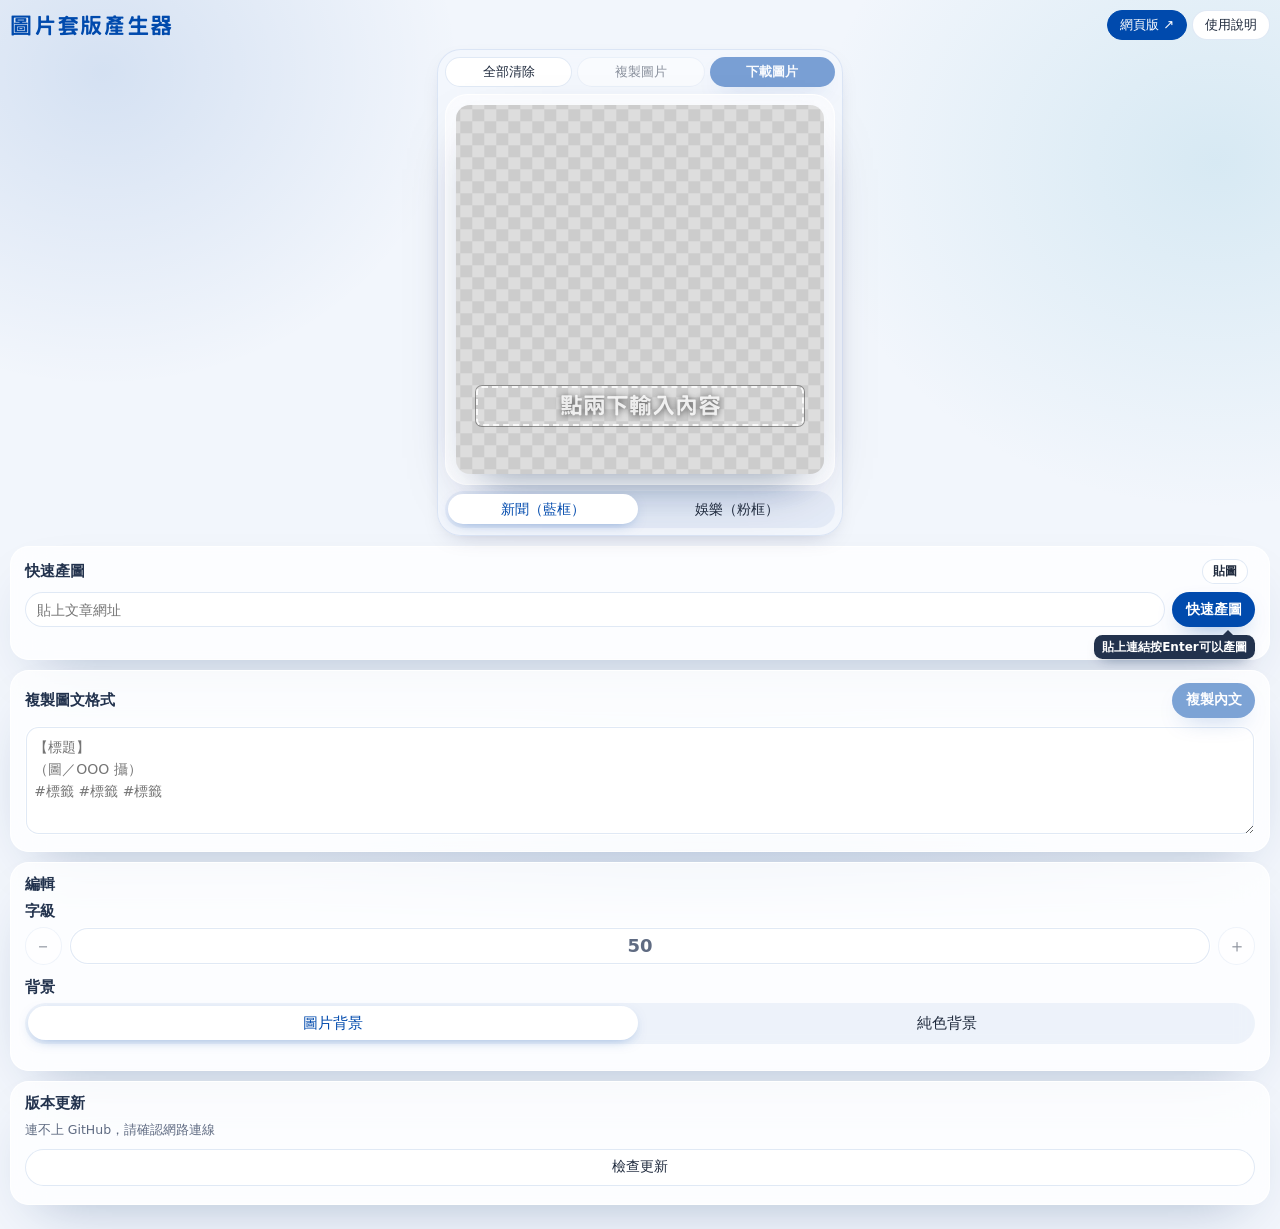
<file: sidepanel.html>
<!DOCTYPE html>
<!-- data-sched="off"：FB 粉專排程暫時關閉（排程卡片隱藏、不掛介面）。要恢復就把這個屬性拿掉，見 DESIGN.md「排程暫停」 -->
<html lang="zh-Hant" data-sched="off">
<head>
<meta charset="UTF-8">
<meta name="viewport" content="width=device-width, initial-scale=1.0">
<title>圖片套版產生器</title>
<link rel="stylesheet" href="style.css">
<link rel="stylesheet" href="sidepanel.css">
<link rel="stylesheet" href="sched.css">
<link rel="stylesheet" href="segmented.css">
<link rel="stylesheet" href="sunset.css">
</head>
<body class="sidepanel">
<div class="wrap">
  <header>
    <h1>圖片套版產生器</h1>
    <div class="head-actions">
      <button type="button" id="webBtn" class="help-btn" title="在新分頁開啟網頁版">網頁版 ↗</button>
      <button type="button" id="helpBtn" class="help-btn">使用說明</button>
    </div>
  </header>

  <!-- 版面順序：預覽（固定，含下方的新聞／娛樂切換）→ 快速產圖 → 複製圖文格式 → 編輯區 -->
  <div class="layout">
    <div class="preview-col">
      <div class="action-bar" id="actionsCard">
        <button id="resetBtn">全部清除</button>
        <button id="copyImageBtn" disabled>複製圖片</button>
        <button class="primary" id="downloadBtn" disabled>下載圖片</button>
      </div>
      <div id="singlePreview">
        <div class="canvas-wrap">
          <canvas id="canvas" width="1080" height="1080"></canvas>
          <textarea class="title-overlay" id="singlePreviewTitleInput" placeholder="點兩下輸入內容" spellcheck="false" tabindex="-1"></textarea>
        </div>
        <div class="status" id="status">請先上傳圖片並輸入標題</div>
      </div>
      <div class="frame-bar" id="frameCard">
        <div class="bg-toggle" id="singleFrameToggle">
          <button type="button" class="active" data-frame="news">新聞（藍框）</button>
          <button type="button" data-frame="entertainment">娛樂（粉框）</button>
        </div>
      </div>

      <!-- 批次模式在側邊欄不使用；保留這些元素是因為共用的 app.js 會找它們 -->
      <div id="batchPreview" style="display:none">
        <div class="canvas-wrap">
          <canvas id="batchCanvas" width="1080" height="1080"></canvas>
          <textarea class="title-overlay" id="batchPreviewTitleInput" hidden></textarea>
        </div>
        <div class="thumbs-shelf" id="batchThumbsShelf" hidden>
          <button type="button" id="batchThumbsPrev"></button>
          <div class="batch-thumbs" id="batchThumbs"></div>
          <button type="button" id="batchThumbsNext"></button>
        </div>
        <div class="preview-title" id="batchPreviewTitle"></div>
        <div class="status" id="batchStatus"></div>
      </div>
    </div>

    <section class="card sp-card" id="quickFill">
      <!-- 標題列右邊放「圖片背景／純色背景」開關（sidepanel.js 把共用的背景選擇器裡的開關搬到這個位置） -->
      <div class="sp-card-head">
        <h2>快速產圖</h2>
        <button type="button" id="qfFxBtn" class="qf-fx-btn" aria-expanded="false" title="貼上 T 寶貼圖或馬賽克">貼圖</button>
        <div id="qfBgSlot"></div>
      </div>
      <div class="qf-row">
        <input type="url" id="qfUrl" placeholder="貼上文章網址" autocomplete="off" spellcheck="false">
        <div class="qf-btn-wrap">
          <button type="button" class="primary" id="qfBtn">快速產圖</button>
          <!-- 兩個提示氣泡都在按鈕下方（箭頭朝上）：上方是標題列的開關，放上面會蓋住它 -->
          <div class="tip qf-hint" id="qfTip" role="status">貼上連結按Enter可以產圖</div>
          <div class="tip qf-confirm" id="qfConfirmTip" role="status" hidden>確認直接下載？</div>
        </div>
      </div>
      <div class="qf-status" id="qfStatus" role="status"></div>
      <!-- 純色背景的色票：切到純色背景時在這裡彈出，一排橫向捲動（sidepanel.js 把共用背景選擇器裡的色票搬進來） -->
      <div class="qf-colors" id="qfColorStrip" hidden></div>
      <!-- 貼圖與馬賽克：按標題列的「貼圖」在這裡彈出一排（stickers.js） -->
      <div class="qf-fx" id="qfFxStrip" hidden></div>
    </section>

    <section class="card sp-card" id="copyFormat">
      <div class="sp-card-head">
        <h2>複製圖文格式</h2>
        <button type="button" class="primary" id="qfCopyBtn" title="複製圖文格式" aria-label="複製圖文格式" disabled>複製內文</button>
      </div>
      <textarea id="qfCopyText" rows="4" placeholder="【標題】&#10;（圖／OOO 攝）&#10;#標籤 #標籤 #標籤" spellcheck="false"></textarea>
    </section>

    <!-- FB 粉專排程：介面由 schedui.js 產生（和網頁版的排程抽屜共用），資料存取見 schedpanel.js -->
    <section class="card sp-card" id="schedCard" hidden></section>

    <section class="card sp-card" id="singleFields">
      <h2>編輯</h2>
      <div class="edit-box">
        <!-- 標題直接在預覽上點兩下修改，這個輸入框不顯示；元素保留，因為共用的 app.js 和快速產圖用它存標題 -->
        <div class="field" hidden>
          <textarea id="title" tabindex="-1" aria-hidden="true"></textarea>
        </div>

        <div class="field">
          <label>字級</label>
          <div id="singleFontStepper"></div>
          <div class="hint" id="singleFontHint">圖片背景固定使用字級 50，無法調整</div>
        </div>

        <div class="field" style="margin-bottom:0">
          <label>背景</label>
          <div id="singleBgPicker"></div>
        </div>
      </div>
    </section>

    <section class="card sp-card" id="updateCard">
      <h2>版本更新</h2>
      <div class="up-status" id="upStatus">尚未檢查更新</div>
      <details class="up-files" id="upFiles" hidden>
        <summary id="upFilesSummary">要更新的檔案</summary>
        <ul id="upFileList"></ul>
      </details>
      <div class="btn-row">
        <button type="button" id="upCheckBtn" style="flex:1">檢查更新</button>
        <button type="button" class="primary" id="upApplyBtn" style="flex:1" hidden>更新到最新版</button>
      </div>
      <div class="hint" id="upHint"></div>
    </section>
  </div>

  <!-- 共用的 app.js 需要的元素（側邊欄不顯示） -->
  <div hidden>
    <button type="button" id="modeSingleBtn"></button>
    <button type="button" id="modeBatchBtn"></button>
    <div id="batchFields">
      <button id="batchGenerateBtn"></button>
      <button id="batchDownloadAllBtn"></button>
      <div id="batchItemsList"></div>
      <button id="addBatchItemBtn"></button>
      <button id="batchResetBtn"></button>
    </div>
  </div>
</div>

<!-- 每次打開側邊欄會自動檢查更新；有新版時蓋住整個側邊欄，提示可以立即更新 -->
<div class="update-overlay" id="upOverlay" role="dialog" aria-modal="true" aria-labelledby="upOverlayTitle" hidden>
  <div class="update-pop">
    <div class="update-badge" aria-hidden="true">新</div>
    <h2 id="upOverlayTitle">有新版本可以更新</h2>
    <div class="update-ver" id="upOverlayVer"></div>
    <div class="update-msg" id="upOverlayMsg"></div>
    <div class="update-notes" id="upOverlayNotes"></div>
    <div class="update-status" id="upOverlayStatus" role="status"></div>
    <div class="update-hint" id="upOverlayHint"></div>
    <div class="btn-row">
      <button type="button" id="upOverlayLater" style="flex:1">稍後再說</button>
      <button type="button" class="primary" id="upOverlayApply" style="flex:1">立即更新</button>
    </div>
  </div>
</div>

<div class="modal-overlay" id="helpOverlay">
  <div class="modal">
    <div class="modal-head">
      <h2>使用說明</h2>
      <button type="button" id="helpCloseBtn" class="modal-close" aria-label="關閉">✕</button>
    </div>
    <div class="modal-body">
      <h3>快速產圖</h3>
      <ul>
        <li>貼上文章網址，按「快速產圖」（或在網址欄按 Enter）。</li>
        <li>標題會帶進編輯區，遇到空格、「！」「？」就換行；標題以 3 段為主，「：」只在不足 3 段、或某一行超過 14 個字放不下時才多拆一段；文章的第一張圖會放進背景，抓不到會自動換下一張。</li>
        <li>完成後「快速產圖」按鈕會變成<b>「直接下載」</b>，上面跳出「確認直接下載？」：再按一次按鈕或按 Enter 就存成 1080×1080 的 PNG；想先修改就直接改，改好後按「下載圖片」。沒抓到圖時按鈕不會變，請手動放圖。</li>
        <li>在預覽上改標題時，「複製圖文格式」的第一行【標題】會同步更新。</li>
        <li>圖說（照片旁括號裡的文字，如「（圖／王小明攝）」「（組圖／…）」）和 hashtag 會一起抓好，放進「複製圖文格式」。</li>
      </ul>
      <h3>複製圖文格式</h3>
      <ul>
        <li>格式是：第一行【標題】（不換行）、第二行圖說、第三行最多三個 hashtag（空格隔開）：只留 2～3 個字的標籤（不夠就少於三個），其中優先挑「沒有重複文字」的（不和其他標籤互相包含）。</li>
        <li>文字框可以直接修改，按右上角的「複製內文」就會複製目前框內的內容。</li>
      </ul>
      <h3>FB 粉專排程</h3>
      <ul>
        <li>粉專：左邊下拉選單選<b>新聞粉／娛樂粉／少康粉</b>（會自動填入網址），也可以直接在右邊輸入其他粉專的網址。按「帶入目前圖文」會帶入「複製圖文格式」的文字、快速產圖的文章網址和預覽上的成品圖；也可以自己打字、按「加入圖片」選圖（最多 10 張）。</li>
        <li><b>小編文</b>與<b>文章網址</b>：貼文發佈後，外掛會在剛發的那則貼文下自動留言「小編文＋換行＋文章網址＋追蹤碼」。追蹤碼依粉專與貼文有沒有附圖自動決定（有圖用 pic、只有文字用 comments，下方會顯示留言預覽）；自訂的粉專不加追蹤碼。小編文與網址都留空就不留言。</li>
        <li>選好發佈時間按「加入排程」。到時間外掛會自動開一個 Facebook 分頁，填好內容、按「發佈」、留言，成功後關掉分頁、回到原本的分頁，並跳出通知。</li>
        <li>清單上等待中、失敗、錯過的排程可以按「<b>編輯</b>」修改（文字、圖片、時間、小編文都能改，改完按「更新排程」）；已發佈的可以按「試跑留言」「補留言」。網頁版右側的「排程」抽屜也看得到同一份清單。</li>
        <li><b>條件</b>：瀏覽器要開著、電腦不能休眠或關機；Facebook 要已登入，並先切換成粉專身分。錯過時間超過 10 分鐘（例如那時瀏覽器沒開）不會補發，會標成「錯過」。</li>
        <li>「試跑」會做完所有動作但<b>不按發佈</b>，分頁停在填好的畫面讓你檢查；Facebook 改版後如果失敗，會在清單顯示卡在哪一步，貼文不會被亂發。</li>
        <li>狀態是「失敗」且寫著「可能已經發出」時，請先到粉專確認，再決定要不要重新發佈。</li>
      </ul>
      <h3>套版與編輯</h3>
      <ul>
        <li>預覽下方可選新聞（藍框）或娛樂（粉框）；「快速產圖」標題右邊可切換<b>圖片背景／純色背景</b>（切到純色背景會隨機挑一個顏色，色票在「快速產圖」下方，可左右滑動換色）；背景圖可以直接貼上，或把圖片拖曳到預覽上換圖。標題直接在預覽上<b>點兩下</b>就能修改。</li>
        <li>「快速產圖」標題列的<b>貼圖</b>按鈕：彈出馬賽克與 7 張 T 寶貼圖，點一下加到預覽，拖曳移動、滾輪縮放，按 × 或 Delete 刪除（馬賽克按住 Shift 滾輪只調寬、Alt 只調高）。</li>
        <li>預覽上滾輪縮放、拖曳調整位置，點兩下可直接輸入標題。</li>
        <li>按「下載圖片」存成 1080×1080 的 PNG；按「複製圖片」會把成品圖直接放進剪貼簿，可以直接貼到其他地方。</li>
      </ul>
      <h3>版本更新</h3>
      <ul>
        <li>每次打開側邊欄都會自動檢查更新；有新版時會跳出視窗蓋住畫面，按「立即更新」就會更新（不想現在更新可按「稍後再說」，下次打開還會提醒）。也可以在「版本更新」手動按「檢查更新」。</li>
        <li>第一次更新需要選擇這個擴充功能所在的資料夾（之後會記住）。</li>
        <li>有新版時會列出要更新的檔案；如果新版增加了權限，更新前會再請你確認一次。</li>
      </ul>
    </div>
  </div>
</div>

<div class="modal-overlay" id="confirmOverlay">
  <div class="modal" style="max-width:420px">
    <div class="modal-head">
      <h2 id="confirmTitle">確定要全部清除？</h2>
    </div>
    <div class="modal-body">
      <p style="margin:0" id="confirmMessage">這會清空目前畫面上的所有設定，且無法復原。</p>
      <div class="btn-row" style="justify-content:flex-end; margin-top:16px">
        <button type="button" id="confirmCancelBtn">取消</button>
        <button type="button" id="confirmOkBtn" class="primary">全部清除</button>
      </div>
    </div>
  </div>
</div>

<script src="updater.js"></script>
<script src="scheduler.js"></script>
<script src="app.js"></script>
<script src="quickfill.js"></script>
<script src="stickers.js"></script>
<script src="bridge.js"></script>
<script src="sidepanel.js"></script>
<script src="schedui.js"></script>
<script src="schedpanel.js"></script>
<script src="segmented.js"></script>
<script src="sunset.js"></script>
</body>
</html>
</file>
<file: style.css>
@font-face {
    font-family: "WHZ-Heavy";
    src: url("whz-heavy.ttf") format("truetype");
    font-display: swap;
  }
:root {
    color-scheme: light;
    --bg: #f2f6fc;
    --card-bg: rgba(255, 255, 255, 0.78);
    --field-bg: #ffffff;
    --text: #1f2a3d;
    --muted: #5f6b82;   /* 白底 5.3:1、--bg 上 4.9:1，達 WCAG AA（舊的 #6b7890 只有 4.45） */
    --border: rgba(0, 74, 173, 0.12);
    --accent: #004aad;
    --accent-dark: #003a87;
    --accent-soft: #e8f0fc;
    --success: #15803d; /* 白字 5.0:1；綠色只用在「已完成」狀態，主要動作一律用藍（--accent） */
    --shadow: 0 24px 60px -30px rgba(0, 43, 102, 0.35);
    /* UI text uses the OS's own CJK face (real light/regular/bold weights, crisp
       at small sizes); the heavy template face is kept for the page title only. */
    --ui-font: system-ui, -apple-system, "Segoe UI", "PingFang TC", "Microsoft JhengHei", "Noto Sans TC", sans-serif;
    --brand-font: "WHZ-Heavy", "PingFang TC", "Microsoft JhengHei", sans-serif;
  }
  * { box-sizing: border-box; }
  body {
    margin: 0;
    font-family: var(--ui-font);
    background: var(--bg);
    color: var(--text);
    padding: 24px;
    min-height: 100vh;
  }
  .wrap { max-width: 1100px; margin: 0 auto; }
  header { margin-bottom: 20px; }
  h1 { font-size: 20px; margin: 0 0 4px; }
  p.sub { margin: 0; color: var(--muted); font-size: 13px; }
  .help-btn { margin-top: 10px; padding: 6px 12px; font-size: 12px; }
  .layout {
    display: grid;
    grid-template-columns: 360px 1fr;
    gap: 20px;
    align-items: start;
  }
  /* Required: the preview column stays pinned on screen while the form
     scrolls (sticky). Don't turn this into a normal scrolling block. */
  .preview-col {
    position: sticky;
    top: 20px;
    align-self: start;
    max-height: calc(100vh - 40px);
    overflow-y: auto;
  }
  @media (max-width: 820px) {
    .layout { grid-template-columns: 1fr; }
    .preview-col { position: static; max-height: none; overflow: visible; }
  }
  .card {
    background: var(--card-bg);
    border: 1px solid var(--border);
    border-radius: 12px;
    padding: 18px;
  }
  label { display: block; font-size: 13px; font-weight: 600; margin-bottom: 6px; }
  textarea {
    width: 100%;
    min-height: 110px;
    font-family: inherit;
    font-size: 14px;
    padding: 10px;
    border-radius: 8px;
    border: 1px solid var(--border);
    background: var(--bg);
    color: var(--text);
    resize: vertical;
  }
  .field { margin-bottom: 16px; }
  .dropzone {
    border: 2px dashed var(--border);
    border-radius: 10px;
    padding: 20px 12px;
    text-align: center;
    color: var(--muted);
    font-size: 13px;
    cursor: pointer;
    transition: border-color .15s, color .15s;
  }
  .dropzone.drag { border-color: var(--accent); color: var(--accent); }
  .dropzone input { display: none; }
  .hint { font-size: 12px; color: var(--muted); margin-top: 6px; }
  .btn-row { display: flex; gap: 8px; margin-top: 18px; flex-wrap: wrap; }
  button {
    font-family: inherit;
    font-size: 14px;
    cursor: pointer;
    border-radius: 8px;
    border: 1px solid var(--border);
    background: var(--card-bg);
    color: var(--text);
    padding: 10px 16px;
  }
  button.primary {
    background: var(--accent);
    border-color: var(--accent);
    color: #fff;
    font-weight: 600;
  }
  button.primary:hover { background: var(--accent-dark); border-color: var(--accent-dark); }
  button:disabled { opacity: .5; cursor: not-allowed; }
  .canvas-wrap {
    background: var(--card-bg);
    border: 1px solid var(--border);
    border-radius: 12px;
    padding: 18px;
    display: flex;
    justify-content: center;
    transition: border-color .15s;
  }
  .canvas-wrap.drag { border-color: var(--accent); }
  .canvas-wrap:focus { outline: none; }
  .canvas-wrap:focus-visible, .canvas-wrap:focus-within { border-color: var(--accent); box-shadow: 0 0 0 1px var(--accent); }
  .preview-hint { text-align: center; }
  .canvas-wrap { position: relative; }
  /* Headline edit box laid over the canvas (screen only — never exported).
     Its text is transparent so the canvas-rendered headline shows through;
     only the caret/selection come from the textarea itself. */
  .canvas-wrap .title-overlay {
    position: absolute;
    box-sizing: border-box;
    min-height: 0;
    margin: 0;
    padding: 0;
    resize: none;
    overflow: hidden;
    background: transparent;
    color: transparent;
    caret-color: #fff;
    border: 2px dashed rgba(255, 255, 255, 0.85);
    box-shadow: 0 0 0 1px rgba(0, 0, 0, 0.35);
    border-radius: 6px;
    font-family: "WHZ-Heavy", "Microsoft JhengHei", "PMingLiU", sans-serif;
    text-align: center;
    white-space: pre;
    pointer-events: none;
    transition: border-color .15s;
  }
  .canvas-wrap .title-overlay::placeholder {
    color: rgba(255, 255, 255, 0.85);
    text-shadow: 0 1px 6px rgba(0, 0, 0, 0.6);
  }
  .canvas-wrap .title-overlay::selection { background: rgba(61, 127, 224, 0.45); }
  .canvas-wrap .title-overlay.editing { pointer-events: auto; border-style: solid; border-color: #fff; }
  /* Light solid background → headline is drawn dark, so the box follows. */
  .canvas-wrap .title-overlay.on-light { caret-color: #111; border-color: rgba(17, 17, 17, 0.7); box-shadow: 0 0 0 1px rgba(255, 255, 255, 0.4); }
  .canvas-wrap .title-overlay.on-light::placeholder { color: rgba(17, 17, 17, 0.75); text-shadow: none; }
  .canvas-wrap .title-overlay.on-light.editing { border-color: #111; }
  .canvas-wrap .title-overlay[hidden] { display: none; }
  canvas.pannable { cursor: grab; touch-action: none; }
  canvas.pannable.panning { cursor: grabbing; }
  canvas {
    width: 100%;
    max-width: 520px;
    aspect-ratio: 1 / 1;
    border-radius: 6px;
    background: #ddd repeating-conic-gradient(#ccc 0% 25%, #ddd 0% 50%) 50% / 24px 24px;
  }
  .status { font-size: 12px; color: var(--muted); margin-top: 8px; text-align: center; }
  .preview-title { font-size: 20px; font-weight: 600; margin-top: 10px; text-align: center; word-break: break-all; }
  .font-stepper { display: flex; align-items: stretch; gap: 8px; }
  .font-stepper .step-btn {
    flex: 0 0 44px;
    padding: 0;
    font-size: 18px;
    line-height: 1;
    display: flex;
    align-items: center;
    justify-content: center;
    user-select: none;
  }
  .font-stepper .step-value {
    flex: 1;
    display: flex;
    align-items: center;
    justify-content: center;
    border: 1px solid var(--border);
    border-radius: 8px;
    background: var(--bg);
    font-size: 16px;
    font-weight: 600;
    cursor: ns-resize;
    user-select: none;
    touch-action: none;
  }
  .font-stepper .step-value:focus { outline: 2px solid var(--accent); outline-offset: -2px; }
  .font-stepper.scrubbing .step-value { color: var(--accent); box-shadow: inset 0 0 0 2px var(--accent); }
  .font-stepper.scrubbing, .font-stepper.scrubbing * { cursor: ns-resize; }
  .font-stepper.locked .step-value { cursor: not-allowed; color: var(--muted); }
  .preview-title:empty { display: none; }
  .mode-switch { display: flex; gap: 6px; margin-bottom: 18px; background: var(--bg); border: 1px solid var(--border); border-radius: 10px; padding: 4px; }
  .mode-btn { flex: 1; background: transparent; border: none; border-radius: 7px; padding: 8px 10px; color: var(--muted); font-weight: 600; }
  .mode-btn.active { background: var(--card-bg); color: var(--text); box-shadow: 0 1px 2px rgba(0,0,0,.08); }
  .batch-grid {
    display: grid;
    grid-template-columns: repeat(auto-fill, minmax(140px, 1fr));
    gap: 12px;
  }
  .batch-item {
    border: 1px solid var(--border);
    border-radius: 8px;
    overflow: hidden;
    background: var(--bg);
  }
  .batch-item img { width: 100%; aspect-ratio: 1/1; display: block; object-fit: cover; }
  .batch-item .meta { padding: 6px 8px; }
  .batch-item .meta .name { font-size: 11px; color: var(--muted); white-space: nowrap; overflow: hidden; text-overflow: ellipsis; margin-bottom: 6px; }
  .batch-item button { width: 100%; padding: 6px; font-size: 12px; }
  .batch-empty { color: var(--muted); font-size: 13px; text-align: center; padding: 40px 0; width: 100%; }
  .batch-item-block, .edit-box {
    border: 1px solid var(--border);
    border-radius: 10px;
    padding: 14px;
    margin-bottom: 14px;
    background: var(--bg);
  }
  .batch-item-row {
    display: flex;
    align-items: center;
    gap: 10px;
    border: 1px solid var(--border);
    border-radius: 10px;
    padding: 8px 12px;
    margin-bottom: 14px;
    background: var(--bg);
    cursor: pointer;
  }
  .batch-item-row:hover { border-color: var(--accent); }
  .batch-item-row.expanded { border-color: var(--accent); box-shadow: 0 0 0 1px var(--accent); }
  .batch-item-row .row-thumb {
    width: 40px;
    height: 40px;
    border-radius: 6px;
    flex-shrink: 0;
    background: var(--card-bg);
    overflow: hidden;
  }
  .batch-item-row .row-thumb img { width: 100%; height: 100%; object-fit: cover; display: block; }
  .batch-item-row .row-thumb.row-thumb-empty {
    background: #ddd repeating-conic-gradient(#ccc 0% 25%, #ddd 0% 50%) 50% / 12px 12px;
  }
  .batch-item-row .row-title {
    flex: 1;
    font-size: 13px;
    white-space: nowrap;
    overflow: hidden;
    text-overflow: ellipsis;
  }
  .batch-item-row .row-badge {
    font-size: 11px;
    color: var(--success);
    font-weight: 600;
    flex-shrink: 0;
  }
  .batch-item-row .row-badge.row-badge-pending { color: #d97706; }
  .batch-item-head .label-done-tag {
    font-size: 11px;
    color: var(--success);
    font-weight: 600;
    margin-left: 8px;
  }
  .batch-item-head {
    display: flex;
    align-items: center;
    justify-content: space-between;
    margin-bottom: 8px;
    cursor: pointer;
  }
  .batch-item-head .label { display: inline-flex; align-items: center; gap: 6px; }
  .collapse-chevron { display: inline-flex; width: 22px; height: 22px; border-radius: 50%; align-items: center; justify-content: center; background: rgba(0, 74, 173, 0.08); }
  .collapse-chevron svg { width: 12px; height: 12px; stroke: var(--accent); stroke-width: 1.8; stroke-linecap: round; stroke-linejoin: round; fill: none; }
  .batch-item-head:hover .collapse-chevron { background: rgba(0, 74, 173, 0.16); }
  .batch-item-block { cursor: pointer; }
  .batch-item-block > *:not(.batch-item-head) { cursor: auto; }
  .batch-item-head .label { font-size: 13px; font-weight: 600; }
  .batch-item-head button {
    padding: 4px 10px;
    font-size: 12px;
    border-color: var(--border);
  }
  .batch-item-block textarea { min-height: 80px; margin-bottom: 10px; }
  .batch-item-block .dropzone { padding: 14px 10px; font-size: 12px; }
  .batch-item-thumb { width: 100%; aspect-ratio: 1/1; object-fit: cover; border-radius: 6px; display: block; }
  .bg-toggle { display: flex; gap: 6px; margin-bottom: 8px; }
  .bg-toggle button { flex: 1; padding: 6px; font-size: 12px; }
  .bg-toggle button.active { background: var(--accent); color: #fff; border-color: var(--accent); }
  .color-swatches {
    display: flex;
    flex-wrap: wrap;
    gap: 8px;
    padding: 12px;
    border: 2px dashed var(--border);
    border-radius: 10px;
  }
  .color-swatch {
    width: 30px;
    height: 30px;
    border-radius: 7px;
    cursor: pointer;
    border: 2px solid transparent;
    box-sizing: border-box;
  }
  .color-swatch.selected { border-color: var(--text); box-shadow: 0 0 0 2px var(--card-bg), 0 0 0 4px var(--accent); }
  .modal-overlay {
    display: none;
    position: fixed;
    inset: 0;
    background: rgba(0,0,0,.5);
    align-items: center;
    justify-content: center;
    padding: 20px;
    z-index: 100;
  }
  .modal-overlay.open { display: flex; }
  .modal {
    background: var(--card-bg);
    border-radius: 14px;
    max-width: 560px;
    width: 100%;
    max-height: 85vh;
    display: flex;
    flex-direction: column;
    overflow: hidden;
  }
  .modal-head {
    display: flex;
    align-items: center;
    justify-content: space-between;
    padding: 16px 20px;
    border-bottom: 1px solid var(--border);
  }
  .modal-head h2 { font-size: 16px; margin: 0; }
  .modal-close {
    padding: 4px 10px;
    font-size: 14px;
    line-height: 1;
    border-radius: 6px;
  }
  .modal-body {
    padding: 16px 20px 20px;
    overflow-y: auto;
    font-size: 13px;
    line-height: 1.6;
  }
  .modal-body h3 { font-size: 14px; margin: 16px 0 6px; }
  .modal-body h3:first-child { margin-top: 0; }
  .modal-body ul { margin: 0; padding-left: 20px; }
  .modal-body li { margin-bottom: 4px; }
  .example-grid {
    display: grid;
    grid-template-columns: repeat(auto-fit, minmax(180px, 1fr));
    gap: 16px;
  }
  .example-card { margin: 0; }
  .example-img-wrap {
    position: relative;
    border-radius: 8px;
    overflow: hidden;
    border: 1px solid var(--border);
  }
  .example-img-wrap img { width: 100%; display: block; }
  .example-tag {
    position: absolute;
    transform: translate(-50%, -50%);
    width: 20px;
    height: 20px;
    border-radius: 50%;
    background: var(--accent);
    color: #fff;
    font-size: 11px;
    font-weight: 700;
    display: flex;
    align-items: center;
    justify-content: center;
    box-shadow: 0 0 0 2px rgba(255,255,255,.85);
  }
  .example-card figcaption { font-size: 12px; margin-top: 8px; }
  .example-card figcaption strong { display: block; margin-bottom: 4px; font-size: 13px; }
  .example-card figcaption ul { margin: 0; padding-left: 16px; }
  .example-card figcaption li { margin-bottom: 2px; }
  /* Thumbnail showcase: framed like the big preview, one scrollable row. */
  .thumbs-shelf {
    display: flex;
    align-items: center;
    gap: 10px;
    margin-top: 16px;
    padding: 14px 12px;
    border-radius: 28px;
    border: 1px solid rgba(255, 255, 255, 0.95);
    background: rgba(255, 255, 255, 0.55);
    backdrop-filter: blur(18px);
    box-shadow: 0 30px 70px -36px rgba(0, 43, 102, 0.35);
  }
  .thumbs-shelf[hidden] { display: none; }
  .shelf-nav {
    flex: 0 0 36px;
    width: 36px;
    height: 36px;
    padding: 0;
    border-radius: 50%;
    display: inline-flex;
    align-items: center;
    justify-content: center;
  }
  .shelf-nav svg { width: 14px; height: 14px; stroke: var(--accent); stroke-width: 1.8; stroke-linecap: round; stroke-linejoin: round; fill: none; }
  .shelf-nav:disabled { opacity: .3; }
  .batch-thumbs {
    position: relative;
    flex: 1;
    min-width: 0;
    display: flex;
    gap: 12px;
    overflow-x: auto;
    scroll-snap-type: x mandatory;
    scroll-behavior: smooth;
    padding: 6px 4px;
    scrollbar-width: thin;
  }
  .batch-thumbs > * { flex: 0 0 auto; scroll-snap-align: center; }
  .batch-thumbs img {
    width: 104px;
    height: 104px;
    object-fit: cover;
    border-radius: 14px;
    border: 2px solid transparent;
    cursor: pointer;
    box-shadow: 0 8px 18px -12px rgba(0, 30, 70, 0.6);
    transition: transform .15s, border-color .15s;
  }
  .batch-thumbs img:hover, .batch-thumbs .thumb-placeholder:hover { border-color: rgba(0, 74, 173, 0.4); transform: translateY(-2px); }
  .batch-thumbs img.active-thumb, .batch-thumbs .thumb-placeholder.active-thumb {
    border-color: var(--accent);
    box-shadow: 0 0 0 2px rgba(0, 74, 173, 0.2), 0 8px 18px -12px rgba(0, 30, 70, 0.6);
  }
  .batch-thumbs .thumb-placeholder {
    width: 104px;
    height: 104px;
    border-radius: 14px;
    border: 2px dashed rgba(0, 74, 173, 0.25);
    cursor: pointer;
    display: flex;
    flex-direction: column;
    align-items: center;
    justify-content: center;
    gap: 6px;
    padding: 8px;
    background: rgba(255, 255, 255, 0.8);
    text-align: center;
    overflow: hidden;
    transition: transform .15s, border-color .15s;
  }
  .batch-thumbs .thumb-title {
    font-size: 12px;
    color: var(--text);
    line-height: 1.2;
    display: -webkit-box;
    -webkit-line-clamp: 2;
    -webkit-box-orient: vertical;
    overflow: hidden;
  }
  .batch-thumbs .thumb-tag {
    font-size: 11px;
    color: #d97706;
    font-weight: 700;
  }

  /* ---- Soft Studio theme: rounded frosted cards, pill controls, one blue ---- */
  body {
    background:
      radial-gradient(40% 50% at 8% 8%, rgba(0, 74, 173, 0.12), transparent 70%),
      radial-gradient(45% 55% at 95% 18%, rgba(92, 175, 204, 0.18), transparent 70%),
      radial-gradient(50% 45% at 55% 108%, rgba(0, 74, 173, 0.08), transparent 70%),
      var(--bg);
    background-attachment: fixed;
    padding: 36px 32px 56px;
  }
  .wrap { max-width: 1180px; }
  header { text-align: center; margin-bottom: 30px; }
  h1 { font-family: var(--brand-font); font-weight: normal; font-synthesis: none; font-size: 38px; letter-spacing: .06em; color: var(--accent); margin-bottom: 8px; }
  p.sub { max-width: 56ch; margin: 0 auto; }
  .help-btn { margin-top: 14px; }
  .layout { grid-template-columns: 380px 1fr; gap: 28px; }
  .preview-col { top: 24px; max-height: calc(100vh - 48px); }

  .card {
    border-radius: 28px;
    border: 1px solid rgba(255, 255, 255, 0.9);
    backdrop-filter: blur(18px) saturate(1.2);
    box-shadow: var(--shadow);
    padding: 22px;
  }
  label { font-size: 15px; color: #22324d; }

  button { border-radius: 999px; background: var(--field-bg); transition: background .15s, border-color .15s, box-shadow .15s; }
  button:hover:not(:disabled) { border-color: rgba(0, 74, 173, 0.35); }
  button.primary { border: none; box-shadow: 0 10px 24px -12px rgba(0, 74, 173, 0.75); }
  /* 按鈕顏色規則：藍（.primary）＝這一區的主要動作；綠（.success）＝「已經完成」的狀態，不拿來當動作按鈕。 */
  button.success {
    background: var(--success);
    border: none;
    color: #fff;
    font-weight: 600;
    box-shadow: 0 10px 24px -12px rgba(21, 128, 61, 0.8);
  }
  button.success:hover:not(:disabled) { background: #166534; }
  .help-btn, .batch-item-head button { padding-left: 14px; padding-right: 14px; }

  /* 移除: round red "×", same pill/circle language as the other controls. */
  .remove-btn, .batch-item-head .remove-btn {
    flex: 0 0 auto;
    width: 30px;
    height: 30px;
    padding: 0;
    border-radius: 50%;
    border: 2px solid #fff;
    background: #d93636;
    box-shadow: 0 0 0 1px rgba(217, 54, 54, 0.35), 0 6px 14px -8px rgba(217, 54, 54, 0.9);
    display: inline-flex;
    align-items: center;
    justify-content: center;
    cursor: pointer;
  }
  .remove-btn svg { width: 12px; height: 12px; stroke: #fff; stroke-width: 2; stroke-linecap: round; fill: none; }
  .remove-btn:hover:not(:disabled), .batch-item-head .remove-btn:hover:not(:disabled) { background: #b92525; border-color: #fff; }
  .remove-btn:focus-visible { outline: 2px solid #d93636; outline-offset: 2px; }

  .mode-switch { border-radius: 999px; background: rgba(0, 74, 173, 0.06); border: none; padding: 5px; }
  .mode-btn { border-radius: 999px; }
  .mode-btn.active { background: var(--field-bg); color: var(--accent); box-shadow: 0 4px 14px -6px rgba(0, 74, 173, 0.5); }
  .bg-toggle { background: rgba(0, 74, 173, 0.06); border-radius: 999px; padding: 4px; gap: 4px; }
  .bg-toggle button { border: none; background: transparent; font-size: 15px; padding: 9px 6px; }
  .preview-hint { font-size: 14px; line-height: 1.6; margin-top: 12px; }
  /* Live status gets its own box so it reads as a notification, not a hint. */
  .status {
    font-size: 16px;
    line-height: 1.5;
    color: var(--text);
    background: rgba(255, 255, 255, 0.8);
    border: 1px solid var(--border);
    border-radius: 14px;
    box-shadow: 0 8px 20px -14px rgba(0, 43, 102, 0.4);
    padding: 10px 16px;
    margin: 12px auto 0;
    width: fit-content;
    max-width: 100%;
  }
  .status:empty { display: none; }
  .status::before { content: "📢"; margin-right: 8px; }
  .bg-toggle button.active { background: var(--field-bg); color: var(--accent); box-shadow: 0 4px 12px -6px rgba(0, 74, 173, 0.55); }

  .edit-box, .batch-item-block {
    border-radius: 22px;
    background: rgba(255, 255, 255, 0.65);
    /* Outlined like the collapsed rows, in the accent so the open one stands out. */
    border: 1.5px solid rgba(0, 74, 173, 0.45);
    box-shadow: 0 0 0 3px rgba(0, 74, 173, 0.07);
    padding: 18px;
  }
  .batch-item-row { border-radius: 18px; background: rgba(255, 255, 255, 0.7); }
  textarea {
    border-radius: 16px;
    background: var(--field-bg);
    border-color: transparent;
    box-shadow: inset 0 0 0 1px var(--border);
    font-size: 15px;
    line-height: 1.7;
  }
  textarea:focus { outline: none; box-shadow: inset 0 0 0 2px var(--accent), 0 0 0 5px rgba(0, 74, 173, 0.1); }

  .font-stepper .step-btn { border-radius: 50%; height: 44px; }
  .font-stepper .step-value { border-radius: 999px; background: var(--field-bg); border-color: transparent; box-shadow: inset 0 0 0 1px var(--border); font-size: 18px; }
  .dropzone, .color-swatches { border-radius: 18px; border: 2px dashed rgba(0, 74, 173, 0.22); background: rgba(255, 255, 255, 0.6); }
  .color-swatch { border-radius: 50%; }
  .color-swatch.selected { box-shadow: 0 0 0 2px #fff, 0 0 0 4px var(--accent); }

  .canvas-wrap {
    border-radius: 32px;
    border: 1px solid rgba(255, 255, 255, 0.95);
    background: rgba(255, 255, 255, 0.55);
    backdrop-filter: blur(18px);
    padding: 28px;
    box-shadow: var(--shadow);
  }
  .canvas-wrap:focus-visible, .canvas-wrap:focus-within { border-color: var(--accent); box-shadow: 0 0 0 3px rgba(0, 74, 173, 0.2), var(--shadow); }
  /* The preview size tracks the window height so the whole sticky preview
     column (canvas + thumbnail showcase + title + status + hint ≈ 420px of
     chrome) fits on screen instead of growing its own scrollbar. */
  canvas { border-radius: 20px; max-width: max(300px, min(580px, calc(100vh - 420px))); box-shadow: 0 20px 40px -24px rgba(0, 30, 70, 0.55); }
  .preview-col { scrollbar-width: none; }
  .preview-col::-webkit-scrollbar { display: none; }
  /* Few thumbnails: center them; many: they scroll from the left edge. */
  .batch-thumbs > :first-child { margin-left: auto; }
  .batch-thumbs > :last-child { margin-right: auto; }
  .batch-thumbs img, .batch-thumbs .thumb-placeholder { border-radius: 12px; }
  .modal { border-radius: 24px; background: #fff; }
  #confirmOverlay .modal-head h2 { font-size: 18px; }
  #confirmOverlay .modal-body { font-size: 15px; }
  #confirmOverlay .modal-body button { font-size: 16px; }
</file>
<file: deploy.css>
/* 網頁版專用：「安裝插件」全螢幕教學，以及右下角「其他工具」浮動按鈕。
   側邊欄（sidepanel.html）沒有載入這個檔案，所以不會受影響。 */

/* ---- 全螢幕教學 ------------------------------------------------------------------ */
html.ds-lock, html.ds-lock body { overflow: hidden; }
.ds {
  position: fixed; inset: 0; z-index: 200; display: flex; flex-direction: column;
  background:
    radial-gradient(1100px 620px at 12% -8%, #dce8ff 0, transparent 62%),
    radial-gradient(900px 560px at 104% 108%, #e4eeff 0, transparent 58%),
    #f4f7fd;
  color: var(--text); font-family: var(--ui-font); text-align: left;
  animation: ds-in .24s ease both;
}
.ds[hidden] { display: none; }
@keyframes ds-in { from { opacity: 0; transform: scale(1.012); } to { opacity: 1; transform: none; } }
.ds-shell { flex: 1 1 auto; min-height: 0; width: 100%; max-width: 1280px; margin: 0 auto; padding: 0 36px; display: flex; flex-direction: column; box-sizing: border-box; }

.ds-head { display: flex; align-items: flex-start; gap: 14px; margin: 0; padding: 24px 0 4px; text-align: left; }   /* <header> 在 style.css 有置中與下邊距，這裡要蓋掉 */
.ds-title h2 { margin: 0; font-size: 24px; font-weight: 800; letter-spacing: 0; }
.ds-title p { margin: 5px 0 0; font-size: 14px; color: var(--muted); }
.ds-close {
  margin: 0 0 0 auto; flex: none; width: 42px; height: 42px; padding: 0; border-radius: 50%;
  border: 1px solid var(--border); background: #fff; color: var(--muted); font-size: 16px; line-height: 1; cursor: pointer;
  box-shadow: 0 6px 16px -10px rgba(0, 43, 102, .5); transition: color .15s ease, border-color .15s ease;
}
.ds-close:hover { color: var(--text); border-color: var(--accent); }

/* 進度列：圓點＋文字，已完成的打勾；點圓點可以跳到那一步 */
.ds-steps { list-style: none; counter-reset: ds; display: flex; align-items: center; margin: 18px 0 4px; padding: 0; }
.ds-step { counter-increment: ds; display: flex; align-items: center; flex: 0 0 auto; min-width: 0; }
.ds-step + .ds-step { flex: 1 1 auto; }
.ds-step + .ds-step::before { content: ""; flex: 1 1 12px; min-width: 12px; height: 3px; margin: 0 10px; border-radius: 3px; background: #d4ddee; transition: background .35s ease; }
.ds-step.done::before, .ds-step.current::before { background: var(--success); }   /* 連到「已完成或目前這一步」的線 */
.ds-step-btn {
  display: inline-flex; align-items: center; gap: 9px; margin: 0; padding: 4px 6px 4px 4px; border: none; border-radius: 999px;
  background: none; box-shadow: none; font: inherit; color: var(--muted); cursor: pointer; white-space: nowrap;
}
.ds-step-btn:hover { color: var(--text); }
.ds-step-btn:focus-visible { outline: 2px solid var(--accent); outline-offset: 2px; }
.ds-dot {
  display: inline-grid; place-items: center; flex: none; width: 30px; height: 30px; border-radius: 50%; box-sizing: border-box;
  background: #fff; border: 2px solid #cdd7ea; color: var(--muted); font-size: 13px; font-weight: 700;
  transition: background .25s ease, border-color .25s ease, color .25s ease, box-shadow .25s ease;
}
.ds-dot::before { content: counter(ds); }
.ds-lbl { font-size: 14px; font-weight: 600; }
.ds-step.done .ds-dot { background: var(--success); border-color: var(--success); color: #fff; }
.ds-step.done .ds-dot::before { content: "✓"; }
.ds-step.current .ds-dot { background: var(--accent); border-color: var(--accent); color: #fff; box-shadow: 0 0 0 5px var(--accent-soft); }
.ds-step.current .ds-step-btn { color: var(--accent); }
.ds-step.current .ds-lbl { font-weight: 800; }

.ds-main { flex: 1 1 auto; min-height: 0; overflow-y: auto; padding: 18px 2px 20px; }
.ds-pane { min-height: 100%; display: grid; grid-template-columns: minmax(0, 1.08fr) minmax(0, 1fr); gap: 40px; align-items: center; }
.ds-pane[hidden] { display: none; }
.ds-pane:not([hidden]) .ds-art { animation: ds-art-in .35s ease both; }
.ds-pane:not([hidden]) .ds-text { animation: ds-text-in .35s .05s ease both; }
@keyframes ds-art-in { from { opacity: 0; transform: translateY(10px); } to { opacity: 1; transform: none; } }
@keyframes ds-text-in { from { opacity: 0; transform: translateX(14px); } to { opacity: 1; transform: none; } }

.ds-art {
  padding: 14px; border-radius: 26px; background: #fff; border: 1px solid var(--border);
  box-shadow: 0 30px 60px -34px rgba(0, 43, 102, .45);
}
.ds-art .sv { border-radius: 16px; background: linear-gradient(180deg, #f3f7ff, #e9f0fd); }

.ds-text { min-width: 0; max-width: 520px; }
.ds-kicker { margin: 0 0 6px; font-size: 13px; font-weight: 800; letter-spacing: .08em; color: var(--accent); }
.ds-text h3 { margin: 0 0 10px; font-size: 28px; line-height: 1.25; font-weight: 800; outline: none; }
.ds-lead { margin: 0 0 14px; font-size: 16px; line-height: 1.7; color: #3a4659; }
.ds-label { margin: 14px 0 6px; font-size: 13px; font-weight: 700; color: var(--muted); }
.ds-copy { display: flex; align-items: center; gap: 10px; flex-wrap: wrap; margin: 0 0 6px; }
.ds-copy code, .ds-text code {
  background: var(--accent-soft); color: var(--accent); padding: 2px 8px; border-radius: 8px;
  font: 600 .92em ui-monospace, "SF Mono", Menlo, Consolas, monospace; word-break: break-all;
}
.ds-copy code { font-size: 17px; padding: 8px 14px; border-radius: 12px; }

.ds-do { list-style: none; counter-reset: dsdo; margin: 14px 0 12px; padding: 0; display: grid; gap: 12px; }
.ds-do li { counter-increment: dsdo; position: relative; padding-left: 38px; font-size: 15.5px; line-height: 1.7; }
.ds-do li::before {
  content: counter(dsdo); position: absolute; left: 0; top: 1px; width: 26px; height: 26px; border-radius: 50%;
  display: grid; place-items: center; background: var(--accent); color: #fff; font-size: 13px; font-weight: 700;
}
.ds-text kbd {
  display: inline-block; min-width: 1.6em; padding: 1px 7px; border: 1px solid #c3cfe4; border-bottom-width: 2px; border-radius: 7px;
  background: #fff; color: var(--text); font: 700 .85em ui-monospace, "SF Mono", Menlo, Consolas, monospace; text-align: center;
}
.ds-tip { margin: 14px 0 0; padding: 11px 14px; border-radius: 14px; background: var(--accent-soft); font-size: 14px; line-height: 1.7; color: #2c3a52; }
.ds-tip b { color: var(--accent); }
.ds-more { margin: 12px 0 0; border: 1px solid var(--border); border-radius: 14px; background: rgba(255, 255, 255, .7); padding: 0 14px; }
.ds-more summary { padding: 11px 0; cursor: pointer; font-size: 14px; font-weight: 700; color: var(--muted); }
.ds-more[open] summary { color: var(--text); }
.ds-more p { margin: 0 0 12px; font-size: 14px; line-height: 1.7; }

.ds-actions { display: flex; gap: 10px; flex-wrap: wrap; margin: 4px 0 8px; }
.ds-actions .ds-btn { flex: 1 1 170px; }
.ds-actions .ds-btn[hidden] { display: none; }
.ds-status { margin: 0 0 6px; min-height: 1.4em; font-size: 14px; line-height: 1.6; color: var(--muted); }
.ds-status.ok { color: var(--success); font-weight: 600; }
.ds-status.err { color: #d92d20; font-weight: 600; }
[data-only][hidden] { display: none; }

.ds-btn {
  margin: 0; padding: 10px 22px; border-radius: 999px; border: 1px solid var(--border); background: #fff; color: var(--text);
  font: 600 15px/1.2 var(--ui-font); cursor: pointer; box-shadow: 0 6px 16px -12px rgba(0, 43, 102, .5);
  transition: border-color .15s ease, background .15s ease, color .15s ease, transform .15s ease;
}
.ds-btn:hover:not(:disabled) { border-color: var(--accent); color: var(--accent); }
.ds-btn.primary { background: var(--accent); border-color: var(--accent); color: #fff; }
.ds-btn.primary:hover:not(:disabled) { background: var(--accent-dark); border-color: var(--accent-dark); color: #fff; }
.ds-btn:focus-visible { outline: 3px solid var(--accent-soft); outline-offset: 2px; }
.ds-btn:disabled { opacity: .45; cursor: not-allowed; box-shadow: none; }

.ds-foot {
  display: flex; align-items: center; justify-content: space-between; gap: 12px;
  padding: 14px 0 calc(18px + env(safe-area-inset-bottom, 0px)); border-top: 1px solid var(--border);
}
.ds-foot .ds-btn { min-width: 124px; padding: 12px 26px; font-size: 16px; }
.ds-count { font-size: 14px; font-weight: 700; color: var(--muted); font-variant-numeric: tabular-nums; }

@media (prefers-reduced-motion: reduce) {
  .ds, .ds-pane .ds-art, .ds-pane .ds-text { animation: none !important; }
}

@media (max-width: 900px) {
  .ds-shell { padding: 0 18px; }
  .ds-head { padding-top: 16px; }
  .ds-title h2 { font-size: 20px; }
  .ds-title p { font-size: 13px; }
  .ds-lbl { display: none; }
  .ds-step.current .ds-lbl { display: inline; }
  .ds-step + .ds-step::before { margin: 0 4px; min-width: 6px; }
  .ds-pane { grid-template-columns: minmax(0, 1fr); gap: 18px; align-items: start; }
  .ds-art { max-width: 560px; margin: 0 auto; width: 100%; box-sizing: border-box; }
  .ds-text { max-width: none; }
  .ds-text h3 { font-size: 23px; }
  .ds-lead { font-size: 15px; }
  .ds-do li { font-size: 15px; }
}
@media (max-width: 480px) {
  .ds-step-btn { padding-right: 2px; }
  .ds-dot { width: 26px; height: 26px; font-size: 12px; }
  .ds-foot .ds-btn { min-width: 0; flex: 1 1 0; }
  .ds-count { display: none; }
}

/* ---- 示意動畫（SVG）------------------------------------------------------------------
   每個步驟的圖都是「一次性」動畫：換到那一步時 deploy.js 在 .ds-art 上加 .play 讓它從頭播，
   播完停一下，再重播（移除 .play 再加回去）。沒有 .play（或使用者設定「減少動態效果」）時，
   畫面停在「做完」的樣子，所以不看動畫也看得懂。 */
.sv { display: block; width: 100%; height: auto; overflow: visible; }
.sv * { transform-box: fill-box; transform-origin: center; }
.sv .win { fill: #fff; stroke: #c4d2ec; stroke-width: 1.5; }
.sv .bar { fill: #e7edf8; }
.sv .dot3 { fill: #c3cfe4; }
.sv .tab, .sv .toolrow, .sv .card { fill: #fff; }
.sv .card { stroke: #cbd8ee; stroke-width: 1.2; }
.sv .ic { fill: #e7edf8; }
.sv .addr { fill: #eef2f9; }
.sv .puz { fill: #66738c; }
.sv .skel { fill: #e3eaf6; }
.sv .t { font: 600 11px var(--ui-font); fill: var(--text); }
.sv .t.b { font-weight: 800; font-size: 12.5px; }
.sv .t.s { font-size: 10px; }
.sv .t.m { fill: var(--muted); }
.sv .t.a { fill: var(--accent); }
.sv .t.w { fill: #fff; }
.sv .t.g { fill: var(--success); font-weight: 800; }
.sv .t.kt { font-size: 15px; font-weight: 700; }
.sv .t.kt.w { fill: #fff; }
.sv .t.mono { font-family: ui-monospace, Menlo, Consolas, monospace; font-weight: 500; }
.sv .btn-o { fill: #fff; stroke: var(--accent); stroke-width: 1.4; }
.sv .btn-f { fill: var(--accent); }
.sv .pill { fill: #fff; stroke: #b9c9e8; stroke-width: 1.2; }
.sv .pill.hot { stroke: var(--accent); stroke-width: 1.6; fill: var(--accent-soft); }
.sv .sel { fill: var(--accent-soft); stroke: var(--accent); stroke-width: 1.2; }
.sv .fold { fill: #6fa1f2; }
.sv .fl { fill: #7f93b6; }
.sv .cloud { fill: #9db6e6; }
.sv .route { fill: none; stroke: #b8c8e6; stroke-width: 2; stroke-dasharray: 3 6; stroke-linecap: round; }
.sv .okc { fill: var(--success); }
.sv .okt { fill: none; stroke: #fff; stroke-width: 3; stroke-linecap: round; stroke-linejoin: round; }
.sv .okpill { fill: var(--success); }
.sv .track { fill: #dbe4f3; }
.sv .prog { fill: var(--accent); transform-origin: left center; }
.sv .cover { fill: var(--accent-soft); transform-origin: right center; transform: scaleX(0); }
.sv .cover2 { fill: #eef2f9; transform-origin: right center; transform: scaleX(0); }
.sv .caret { fill: var(--accent); opacity: 0; }
.sv .key { fill: #fff; stroke: #b9c9e8; stroke-width: 1.4; }
.sv .keyon { fill: var(--accent); }
.sv .arr { fill: none; stroke: #9fb1d3; stroke-width: 2.4; stroke-linecap: round; stroke-linejoin: round; }
.sv .hdr { fill: #f6f8fd; }
.sv .ham { fill: none; stroke: #66738c; stroke-width: 1.8; stroke-linecap: round; }
.sv .dev { fill: #e8f0fc; }
.sv .tr { fill: #b9c4d8; }
.sv .tr-on { fill: var(--accent); }
.sv .knob { fill: #fff; filter: drop-shadow(0 1px 1.5px rgba(0, 20, 60, .35)); }
.sv .ring { fill: none; stroke: var(--accent); stroke-width: 2.4; opacity: 0; }
.sv .slot { fill: none; stroke: #b3c3e2; stroke-width: 1.6; stroke-dasharray: 6 5; }
.sv .scrim { fill: rgba(20, 34, 64, .28); }
.sv .menu, .sv .panel { fill: #fff; stroke: #c4d2ec; stroke-width: 1.4; filter: drop-shadow(0 8px 14px rgba(0, 43, 102, .22)); }
.sv .rowh { fill: #f1f5fc; }
.sv .pinx { fill: #fff; stroke: #8a97ae; stroke-width: 1.4; stroke-linejoin: round; }
.sv .pinon { fill: var(--accent); stroke: var(--accent); stroke-width: 1.4; stroke-linejoin: round; }
.sv .hl { fill: #dde6f6; }
.sv .img { fill: #cfdcf3; }
.sv .img2 { fill: var(--accent); opacity: .9; }
.sv .field { fill: #eef2f9; stroke: #c4d2ec; stroke-width: 1; }
.sv .cur { opacity: 0; pointer-events: none; }
.sv .rip { fill: var(--accent); opacity: 0; }

/* 沒有播放時（還沒開始、或減少動態效果）：把「會消失的東西」收起來，停在做完的畫面 */
.ds-art:not(.play) .x-out, .ds-art:not(.play) .x-ring { opacity: 0; }

@media (prefers-reduced-motion: no-preference) {
  .ds-art.play .sv-all { animation: ds-fade .4s both, ds-out .5s var(--end, 6.5s) forwards; }
  .ds-art.play .x-pop { animation: ds-pop .45s var(--d, 0s) cubic-bezier(.2, .9, .3, 1.15) both; }
  .ds-art.play .x-fade { animation: ds-fade .35s var(--d, 0s) ease both; }
  .ds-art.play .x-drop { animation: ds-drop .45s var(--d, 0s) ease both; }
  .ds-art.play .x-slide { animation: ds-slide .5s var(--d, 0s) cubic-bezier(.2, .8, .2, 1) both; }
  .ds-art.play .x-press { animation: ds-press .4s var(--d, 0s) ease forwards; }
  .ds-art.play .x-fly { animation: ds-fly 1.1s var(--d, 0s) ease-in-out both; }
  .ds-art.play .x-prog { animation: ds-prog 4s .6s ease-in-out both; }
  .ds-art.play .x-knob { animation: ds-knob .3s var(--d, 0s) ease both; }
  .ds-art.play .x-ring { animation: ds-ring 1.1s .3s 2 ease-out forwards; }
  .ds-art.play .x-type { animation: ds-type 1.4s 1.9s steps(16, end) both; }
  .ds-art.play .x-caret { animation: ds-caret 1.4s 1.9s steps(16, end) forwards; }
  .ds-art.play .x-type2 { animation: ds-type 1.6s 2.3s steps(19, end) both; }
  /* 同時要出現又要消失：out 放後面，而且只用 forwards（出現前不影響） */
  .ds-art.play .x-pop.x-out { animation: ds-pop .45s var(--d, 0s) cubic-bezier(.2, .9, .3, 1.15) both, ds-out .3s var(--o, 5s) ease forwards; }
  .ds-art.play .x-fade.x-out { animation: ds-fade .35s var(--d, 0s) ease both, ds-out .3s var(--o, 5s) ease forwards; }
  .ds-art.play .x-out:not(.x-pop):not(.x-fade) { animation: ds-out .3s var(--o, 5s) ease forwards; }
  .ds-art.play .rip { animation: ds-rip .6s var(--d, 0s) ease-out forwards; }
  .ds-art.play .cur.c1 { animation: a1-cur 4.6s ease-in-out both; }
  .ds-art.play .cur.c4 { animation: a4-cur 3.4s ease-in-out both; }
  .ds-art.play .cur.c5 { animation: a5-cur 5s ease-in-out both; }
  .ds-art.play .cur.c6 { animation: a6-cur 4.6s ease-in-out both; }
}
@keyframes ds-fade { from { opacity: 0; } to { opacity: 1; } }
@keyframes ds-out { from { opacity: 1; } to { opacity: 0; } }
@keyframes ds-pop { from { opacity: 0; transform: translateY(8px) scale(.97); } to { opacity: 1; transform: none; } }
@keyframes ds-drop { from { opacity: 0; transform: translateY(-10px); } to { opacity: 1; transform: none; } }
@keyframes ds-slide { from { opacity: 0; transform: translateX(36px); } to { opacity: 1; transform: none; } }
@keyframes ds-press { 0%, 100% { transform: scale(1); } 45% { transform: scale(.92); } }
@keyframes ds-fly { 0% { opacity: 0; transform: translate(0, 0) scale(1); } 18% { opacity: 1; } 82% { opacity: 1; } 100% { opacity: 0; transform: translate(132px, var(--dy, 0px)) scale(.55); } }
@keyframes ds-prog { from { transform: scaleX(0); } to { transform: scaleX(1); } }
@keyframes ds-knob { from { transform: translateX(-16px); } to { transform: none; } }
@keyframes ds-ring { 0% { opacity: .95; transform: scale(1); } 100% { opacity: 0; transform: scale(1.55); } }
@keyframes ds-type { from { transform: scaleX(1); } to { transform: scaleX(0); } }
@keyframes ds-caret { 0% { opacity: 1; transform: translateX(0); } 99% { opacity: 1; } 100% { opacity: 0; transform: translateX(106px); } }
@keyframes ds-rip { 0% { opacity: .65; transform: scale(.2); } 100% { opacity: 0; transform: scale(1.5); } }
/* 游標路徑（座標是游標尖端在圖裡的位置） */
@keyframes a1-cur { 0% { opacity: 0; transform: translate(410px, 236px); } 4% { opacity: 1; } 26%, 64% { opacity: 1; transform: translate(355px, 84px); } 85%, 100% { opacity: 1; transform: translate(372px, 254px); } }
@keyframes a4-cur { 0% { opacity: 0; transform: translate(300px, 236px); } 5% { opacity: 1; } 60%, 100% { opacity: 1; transform: translate(409px, 110px); } }
@keyframes a5-cur { 0% { opacity: 0; transform: translate(300px, 236px); } 3% { opacity: 1; } 30%, 48% { opacity: 1; transform: translate(98px, 144px); } 66%, 72% { opacity: 1; transform: translate(200px, 172px); } 86%, 100% { opacity: 1; transform: translate(336px, 248px); } }
@keyframes a6-cur { 0% { opacity: 0; transform: translate(260px, 236px); } 4% { opacity: 1; } 28%, 37% { opacity: 1; transform: translate(393px, 73px); } 61%, 70% { opacity: 1; transform: translate(419px, 148px); } 93%, 100% { opacity: 1; transform: translate(356px, 73px); } }

/* 右下角「其他工具」浮動按鈕與彈窗（網頁版專用）。z-index 低於彈窗遮罩（100）和安裝教學（200），它們開啟時會被蓋住。 */
.tools-fab { position: fixed; right: 16px; bottom: calc(16px + env(safe-area-inset-bottom, 0px)); z-index: 90; display: flex; flex-direction: column-reverse; align-items: flex-end; gap: 10px; }   /* DOM 裡按鈕在前（Tab 先到按鈕再進彈窗），畫面上彈窗在按鈕上方 */
.tools-btn {
  width: 48px; height: 48px; padding: 0; border-radius: 50%; border: none; cursor: pointer;
  background: var(--accent); color: #fff; font: 800 20px/1 var(--ui-font);
  box-shadow: 0 8px 20px -6px rgba(0, 43, 102, .55);
  transition: transform .15s ease, background .15s ease;
}
.tools-btn:hover { background: var(--accent-dark); transform: translateY(-1px); }
.tools-btn[aria-expanded="true"] { background: var(--accent-dark); }
.tools-btn:focus-visible { outline: 3px solid var(--accent-soft); outline-offset: 2px; }
.tools-pop {
  width: min(320px, calc(100vw - 32px)); box-sizing: border-box; padding: 14px 14px 12px;
  background: #fff; border: 1px solid var(--border); border-radius: 18px;
  box-shadow: 0 24px 50px -20px rgba(0, 43, 102, .45);
}
.tools-pop[hidden] { display: none; }
.tools-head { display: flex; align-items: center; justify-content: space-between; margin: 0 2px 8px; }
.tools-head h2 { margin: 0; font-size: 15px; color: var(--text); }
.tools-close { padding: 2px 9px; font-size: 13px; line-height: 1.4; border-radius: 8px; }
.tools-item {
  display: flex; flex-direction: column; gap: 4px; padding: 11px 12px; margin-top: 8px;
  border: 1px solid var(--border); border-radius: 14px; background: var(--field-bg);
  color: var(--text); text-decoration: none; transition: border-color .15s ease, background .15s ease;
}
.tools-item:hover, .tools-item:focus-visible { border-color: var(--accent); background: var(--accent-soft); outline: none; }
.tools-name { font-size: 14px; font-weight: 700; color: var(--accent); }
.tools-desc { font-size: 12.5px; line-height: 1.55; color: var(--muted); }
.tools-go { margin-top: 2px; font-size: 12.5px; font-weight: 600; color: var(--accent); }

/* ---- 「剪輯」分頁：QuickCut 搬家說明＋功能介紹（版型沿用上面的 .ds-* 安裝教學，這裡只加「嵌在分頁裡」需要的部分）---- */
.qc[hidden] { display: none; }
.qc { text-align: left; color: var(--text); font-family: var(--ui-font); }
.qc-card {
  max-width: 1180px; margin: 0 auto; padding: 22px 30px 0; box-sizing: border-box; border-radius: 28px;
  background: radial-gradient(900px 420px at 8% -10%, #e1ecff 0, transparent 62%), rgba(255, 255, 255, .72);
  border: 1px solid var(--border); box-shadow: 0 30px 60px -40px rgba(0, 43, 102, .45);
}
.qc-head { display: flex; align-items: center; gap: 16px; margin: 0; padding: 0; text-align: left; flex-wrap: wrap; }   /* header 在 style.css 有置中與下邊距，要蓋掉 */
.qc-logo { flex: none; border-radius: 12px; box-shadow: 0 8px 18px -10px rgba(0, 43, 102, .55); }
.qc-title { flex: 1 1 320px; min-width: 0; }
.qc-title h2 { margin: 0; font-size: 24px; font-weight: 800; }
.qc-title p { margin: 5px 0 0; font-size: 14px; line-height: 1.6; color: var(--muted); }
.qc-go { flex: none; display: inline-block; text-decoration: none; padding: 12px 26px; font-size: 16px; }   /* 在右下角（.qc-foot） */
.qc-go:hover { text-decoration: none; }
.qc-main { padding: 22px 2px 24px; }
.qc .ds-pane { min-height: 0; }
@media (max-width: 900px) {
  .qc-card { padding: 16px 16px 0; border-radius: 22px; }
  .qc-title h2 { font-size: 20px; }
}

/* 介紹用的示意圖（時間軸片段、轉場、字幕）：顏色只在這裡定義 */
.sv .qc-lane { fill: #eef2f9; }
.sv .qc-cv { fill: #6fa1f2; }
.sv .qc-cv2 { fill: #8bb8f7; }
.sv .qc-ci { fill: #f2b36f; }
.sv .qc-ca { fill: #7ccdb0; }
.sv .qc-play { fill: #b4c0d8; }
.sv .qc-play.w { fill: #fff; }
.sv .qc-ph { fill: #e5484d; }
.sv .qc-sun { fill: #ffe08a; }
.sv .qc-sub { fill: rgba(20, 34, 64, .82); }
.sv .qc-tr { fill: var(--accent); stroke: #fff; stroke-width: 2; stroke-linejoin: round; }
.sv .qc-srt { fill: var(--accent); }
@media (prefers-reduced-motion: no-preference) {
  .ds-art.play .x-sweep { animation: qc-sweep 2.4s 1.7s ease-in-out both; }
}
@keyframes qc-sweep { from { opacity: 0; transform: translateX(-250px); } 12% { opacity: 1; } to { opacity: 1; transform: none; } }

/* 輪播的頁尾：左邊是上一則／圓點／下一則／暫停，右下角是前往 QuickCut 的連結 */
.qc-foot { display: flex; align-items: center; justify-content: space-between; gap: 14px; margin: 0 -30px; padding: 14px 30px calc(18px + env(safe-area-inset-bottom, 0px)); border-top: 1px solid var(--border); }
.qc-ctrl { display: flex; align-items: center; gap: 10px; min-width: 0; flex-wrap: wrap; }
.qc-arrow { margin: 0; width: 34px; height: 34px; padding: 0; border-radius: 50%; border: 1px solid var(--border); background: #fff; color: var(--muted); font-size: 20px; line-height: 1; cursor: pointer; }
.qc-arrow:hover { color: var(--accent); border-color: var(--accent); }
.qc-dots { display: flex; align-items: center; gap: 8px; }
.qc-dot { position: relative; overflow: hidden; margin: 0; padding: 0; width: 10px; height: 10px; border: none; border-radius: 999px; background: #cdd7ea; cursor: pointer; transition: width .25s ease; }
.qc-dot.current { width: 38px; }
.qc-dot.current::after { content: ""; position: absolute; inset: 0; background: var(--accent); }
.qc.playing .qc-dot.current::after { transform-origin: left center; animation: qc-fill var(--cyc, 7s) linear both; }
@keyframes qc-fill { from { transform: scaleX(0); } to { transform: scaleX(1); } }
.qc-dot:focus-visible, .qc-arrow:focus-visible, .qc-pause:focus-visible { outline: 3px solid var(--accent-soft); outline-offset: 2px; }
.qc-pause { margin: 0 0 0 4px; padding: 6px 12px; border-radius: 999px; border: 1px solid var(--border); background: #fff; color: var(--muted); font: 600 13px/1 var(--ui-font); cursor: pointer; }
.qc-pause:hover { color: var(--accent); border-color: var(--accent); }
.qc-pause[aria-pressed="true"] { color: var(--accent); border-color: var(--accent); background: var(--accent-soft); }
.qc-count { font-size: 13px; font-weight: 700; color: var(--muted); font-variant-numeric: tabular-nums; }
@media (prefers-reduced-motion: reduce) { .qc-dot { transition: none; } }
@media (max-width: 900px) {   /* 窄螢幕：控制列在上、前往按鈕撐滿寬度在最下面 */
  .qc-foot { flex-direction: column; align-items: stretch; margin: 0 -16px; padding-left: 16px; padding-right: 16px; }
  .qc-ctrl { justify-content: center; }
  .qc-go { text-align: center; }
}
</file>
<file: watermark.css>
/* 網頁版專用：上排（名稱＋功能切換）與「浮水印」功能的樣式。
   側邊欄（sidepanel.html）沒有載入這個檔案，所以不會受影響。 */

/* ---- 上排 ---- */
header.topbar {
  text-align: left;
  margin: -36px -32px 28px;          /* 抵銷 body 的內距，讓它貼齊視窗左右上緣 */
  padding: 12px 32px;
  background: rgba(255, 255, 255, 0.86);
  border-bottom: 1px solid var(--border);
  backdrop-filter: blur(14px);
}
.topbar-inner { max-width: 1180px; margin: 0 auto; display: flex; align-items: center; gap: 18px; flex-wrap: wrap; }
h1.topbar-title {
  margin: 0; font-family: var(--ui-font); font-size: 18px; font-weight: 700; font-synthesis: weight;
  letter-spacing: 0; color: var(--text); white-space: nowrap;
}
.func-switch { display: inline-grid; grid-auto-flow: column; grid-auto-columns: 1fr; gap: 4px; padding: 4px; border-radius: 999px; background: rgba(0, 74, 173, 0.07); }   /* 兩格同寬：滑動圓塊只要位移、不用改寬度 */
.func-btn {
  border: none; background: transparent; border-radius: 999px; padding: 7px 20px;
  font-size: 14px; font-weight: 600; color: var(--muted); cursor: pointer;
}
.func-btn:hover:not(.active) { color: var(--text); }
.func-btn.active { background: var(--field-bg); color: var(--accent); box-shadow: 0 4px 14px -6px rgba(0, 74, 173, 0.5); }
.func-btn:focus-visible { outline: 2px solid var(--accent); outline-offset: 2px; }
.topbar-actions { margin-left: auto; display: flex; gap: 8px; flex-wrap: wrap; }
/* 「使用說明」「安裝插件」：樣式跟上面的功能切換鈕一致，但各自獨立、沒有切換效果（不會變成「目前選到」） */
.topbar-actions .help-btn {
  margin: 0; border: none; border-radius: 999px; padding: 11px 22px;
  background: rgba(0, 74, 173, 0.07); box-shadow: none;
  font-size: 14px; font-weight: 600; color: var(--text); cursor: pointer;
  transition: background .2s ease, color .2s ease, box-shadow .2s ease;
}
.topbar-actions .help-btn:hover { background: var(--field-bg); color: var(--accent); box-shadow: 0 4px 14px -6px rgba(0, 74, 173, 0.5); }
.topbar-actions .help-btn:focus-visible { outline: 2px solid var(--accent); outline-offset: 2px; }
@media (max-width: 640px) {
  header.topbar { margin: -36px -32px 20px; padding: 10px 16px; }
  .topbar-inner { gap: 10px 14px; }
  .topbar-actions { margin-left: 0; width: 100%; }
}

/* 兩個功能一次只顯示一個（.layout 本身是 display:grid，所以 hidden 要特別寫） */
#layoutApp[hidden], #watermarkApp[hidden] { display: none; }

/* ---- 浮水印 ---- */
/* 位置：一個縮小的照片框，四個角各一顆按鈕（緊湊的 2×2，箭頭指向各自的角落） */
.wm-corners { display: grid; grid-template-columns: repeat(2, 76px); grid-auto-rows: 52px; gap: 8px; width: max-content; padding: 8px; margin: 4px 0 8px; border-radius: 14px; border: 1px solid var(--border); background: rgba(0, 74, 173, 0.04); }
.wm-corners button {
  display: flex; align-items: center; justify-content: center; padding: 0; border-radius: 12px; border: 1px solid var(--border);
  background: var(--field-bg); color: #9aa8c2; cursor: pointer;
}
.wm-corners button svg { width: 30px; height: 30px; fill: none; stroke: currentColor; stroke-width: 2.6; stroke-linecap: round; stroke-linejoin: round; }
.wm-corners button:nth-child(2) svg { transform: rotate(90deg); }    /* ↗ */
.wm-corners button:nth-child(4) svg { transform: rotate(180deg); }   /* ↘ */
.wm-corners button:nth-child(3) svg { transform: rotate(270deg); }   /* ↙ */
.wm-corners button:hover:not(.active) { color: var(--accent); }
.wm-corners button.active { border-color: var(--accent); background: var(--accent-soft); color: var(--accent); }
.wm-corners button.auto-pick { border-color: var(--accent); border-style: dashed; color: var(--accent); }   /* 自動模式下這張挑到的角 */
.wm-corners .wm-auto { grid-column: 1 / -1; height: 40px; align-self: center; font-size: 13px; font-weight: 600; color: var(--muted); }
#watermarkApp label { display: flex; justify-content: space-between; align-items: baseline; }
#watermarkApp output { font-weight: 600; color: var(--accent); font-size: 14px; }
#watermarkApp input[type=range] { width: 100%; accent-color: var(--accent); margin: 6px 0 0; }
#watermarkApp .dropzone input { display: none; }
#watermarkApp .batch-item-thumb { max-width: 100%; max-height: 120px; object-fit: contain; border-radius: 10px; margin-bottom: 8px; }
#watermarkApp .wm-logo-drop { margin-top: 10px; padding: 14px 10px; font-size: 13px; }
#watermarkApp .wm-logo-drop[hidden] { display: none; }
#watermarkApp .batch-item-thumb[hidden] { display: none; }

.wm-stage { position: relative; min-height: 260px; align-items: center; }
.wm-empty { color: var(--muted); font-size: 15px; text-align: center; padding: 40px 20px; line-height: 1.7; }
.wm-empty[hidden], #wmCanvas[hidden] { display: none; }
/* 預覽大小：寬度不超過容器、高度不超過視窗，保持原圖比例 */
#wmCanvas {
  display: block; width: auto; height: auto; aspect-ratio: auto; background: none;     /* 蓋掉 style.css 給正方形預覽圖的設定 */
  max-width: 100%; max-height: max(260px, calc(100vh - 300px));
  border-radius: 12px; box-shadow: 0 20px 40px -24px rgba(0, 30, 70, 0.55);
  touch-action: none; cursor: default;
}
#wmCanvas.over-logo { cursor: grab; }
#wmCanvas.dragging { cursor: grabbing; }

/* 左上角的照片上傳區（可多張） */
.wm-photo-drop { padding: 30px 14px; font-size: 14px; line-height: 1.7; text-align: center; min-height: 110px; display: flex; align-items: center; justify-content: center; }
.wm-photo-drop.drag, .wm-stage.drag { border-color: var(--accent); }

/* 展示窗的縮圖（外框、捲動、左右鈕沿用「圖片套版」批次的 .thumbs-shelf／.batch-thumbs） */
.wm-thumb {
  position: relative; flex: 0 0 auto; width: 104px; height: 104px; border-radius: 14px; border: 2px solid transparent;
  cursor: pointer; box-shadow: 0 8px 18px -12px rgba(0, 30, 70, 0.6); transition: transform .15s, border-color .15s;
}
.wm-thumb canvas { display: block; width: 100%; height: 100%; border-radius: 12px; }
.wm-thumb:hover { border-color: rgba(0, 74, 173, 0.4); transform: translateY(-2px); }
.wm-thumb.active-thumb { border-color: var(--accent); box-shadow: 0 0 0 2px rgba(0, 74, 173, 0.2), 0 8px 18px -12px rgba(0, 30, 70, 0.6); }
.wm-thumb-no {
  position: absolute; left: 6px; top: 6px; min-width: 20px; height: 20px; padding: 0 6px; border-radius: 10px;
  background: rgba(0, 0, 0, 0.55); color: #fff; font-size: 11px; line-height: 20px; text-align: center; pointer-events: none;
}
.wm-thumb .wm-thumb-rm { position: absolute; right: -8px; top: -8px; width: 22px; height: 22px; opacity: 0; transition: opacity .15s; }
.wm-thumb .wm-thumb-rm svg { width: 10px; height: 10px; }
.wm-thumb:hover .wm-thumb-rm, .wm-thumb.active-thumb .wm-thumb-rm, .wm-thumb .wm-thumb-rm:focus-visible { opacity: 1; }

/* 位置是在預覽上單獨調整過的縮圖：左下角一個小圓點 */
.wm-thumb.own-pos::after {
  content: ""; position: absolute; left: 6px; bottom: 6px; width: 10px; height: 10px; border-radius: 50%;
  background: var(--accent); border: 2px solid #fff; box-shadow: 0 1px 4px rgba(0, 0, 0, 0.4); pointer-events: none;
}

/* ---- 手機版面（網頁版專用，≤820px）----
   style.css 的 `.layout { grid-template-columns: 380px 1fr }`（Soft Studio 區塊）排在 820px 的單欄規則後面，把單欄蓋掉了，
   手機上就變成固定 380px＋右邊一欄、頁面被撐寬而橫向捲動；這裡放在最後面重新收成單欄，並順便調整間距與觸控大小。
   側邊欄沒有載入這個檔案，不受影響。 */
@media (max-width: 820px) {
  body { padding: 14px 12px 48px; }
  header.topbar { margin: -14px -12px 16px; padding: 10px 12px; }
  .topbar-inner { gap: 8px 10px; }
  h1.topbar-title { order: 1; font-size: 17px; }
  .topbar-actions { order: 2; margin-left: auto; width: auto; gap: 6px; }
  .topbar-actions .help-btn { padding: 7px 12px; font-size: 13px; }
  .func-switch { order: 3; flex: 1 0 100%; width: 100%; }
  .func-btn { padding: 9px 2px; font-size: 14px; white-space: nowrap; }
  .layout { grid-template-columns: minmax(0, 1fr); gap: 14px; }
  .card { border-radius: 22px; padding: 16px; }
  .canvas-wrap { padding: 12px; }
  /* 圖片套版：預覽（可以直接點兩下輸入標題、拖曳、雙指縮放）放在最上面，欄位在下面 */
  #layoutApp .preview-col { order: -1; }
  .wm-stage, .cg-stage { min-height: 180px; }
  /* iOS 的輸入框字級小於 16px 時，點進去整個頁面會被放大；預覽上的標題框（.title-overlay）字級是跟著畫布算的，不動 */
  input:not([type="range"]):not([type="checkbox"]):not([type="radio"]):not([type="color"]):not([type="file"]), select, textarea:not(.title-overlay) { font-size: 16px; }
  .batch-item-head button { min-height: 36px; }
  /* 右下角「其他工具」縮小一點、貼角落，少蓋到內容 */
  .tools-fab { right: 10px; bottom: calc(10px + env(safe-area-inset-bottom, 0px)); }
  .tools-btn { width: 40px; height: 40px; font-size: 17px; }
  /* 圖片套版：「全部完成／全部下載」固定在畫面底部。手機上預覽在最上面，這兩顆要往下捲一個半螢幕才看得到；
     固定在底部後不管捲到哪都按得到。只在圖片套版顯示時出現（切到其他功能時 #layoutApp 是 hidden，整列跟著消失）。 */
  #batchActions {
    position: fixed; left: 0; right: 0; bottom: 0; z-index: 30;
    margin: 0 !important; padding: 10px 12px calc(10px + env(safe-area-inset-bottom, 0px));
    background: rgba(255, 255, 255, 0.92); backdrop-filter: blur(14px) saturate(1.2); -webkit-backdrop-filter: blur(14px) saturate(1.2);
    border-top: 1px solid var(--border); box-shadow: 0 -10px 24px -18px rgba(0, 43, 102, 0.45);
  }
  #batchActions button { min-height: 46px; font-size: 16px; }
  /* 外層卡片的 backdrop-filter 會讓裡面的 position: fixed 變成相對卡片定位（不會貼在畫面底部），手機上這張卡片拿掉毛玻璃 */
  .card:has(#batchActions) { backdrop-filter: none; -webkit-backdrop-filter: none; background: rgba(255, 255, 255, 0.9); }
  /* 底部操作列讓出空間：頁面最下面的內容不會被蓋住；右下角「N」往上移到操作列上方 */
  body:has(#layoutApp:not([hidden]) #batchActions) { padding-bottom: calc(96px + env(safe-area-inset-bottom, 0px)); }
  body:has(#layoutApp:not([hidden]) #batchActions) .tools-fab { bottom: calc(78px + env(safe-area-inset-bottom, 0px)); }
}
/* 滑鼠專用的說明（Ctrl+V、滾輪）在沒有滑鼠的裝置上不顯示，換成觸控說明 */
.hint-touch { display: none; }
@media (hover: none) {
  .hint-desk { display: none; }
  .hint-touch { display: inline; }
}

/* ---- 貼圖與馬賽克（網頁版：預覽畫布下方一排＋畫布上的操作方框；側邊欄的同款樣式在 sidepanel.css）---- */
.fx-bar { margin-top: 12px; }
.fx-bar.off { opacity: .55; }
.fx-bar-head { display: flex; align-items: baseline; justify-content: space-between; gap: 10px; margin: 0 4px 6px; font-size: 13px; color: var(--text); }
.fx-bar .fx-count { font-size: 12px; color: var(--accent); font-weight: 600; }
.fx-bar .fx-row {
  display: flex; align-items: center; gap: 8px; overflow-x: auto; overflow-y: hidden; overscroll-behavior-x: contain;
  padding: 8px 12px; border: 1px solid rgba(0, 74, 173, 0.18); border-radius: 18px; background: rgba(0, 74, 173, 0.05); scrollbar-width: thin;
}
.fx-bar .fx-tile { flex: 0 0 auto; margin: 0; cursor: pointer; border: 1px solid rgba(0, 74, 173, 0.18); background: #fff; border-radius: 14px; }
.fx-bar .fx-tile:disabled { cursor: not-allowed; }
.fx-bar .fx-sticker-tile { width: 52px; height: 52px; padding: 4px; }
.fx-bar .fx-sticker-tile img { width: 100%; height: 100%; object-fit: contain; display: block; pointer-events: none; }
.fx-bar .fx-mosaic-tile, .fx-bar .fx-gray-tile { display: flex; align-items: center; gap: 6px; height: 52px; padding: 0 14px; font-size: 13px; font-weight: 600; white-space: nowrap; }
.fx-bar .fx-mini { width: 22px; height: 22px; border-radius: 4px; background: conic-gradient(#8d99ae 25%, #d4dae4 0 50%, #b6c0d0 0 75%, #6c7a96 0) 0 0 / 50% 50%; }
.fx-bar .fx-mini.gray { background: linear-gradient(90deg, #fff, #000); border: 1px solid rgba(0, 0, 0, 0.25); }
.fx-bar .fx-gray-tile.on { background: var(--accent-soft); color: var(--accent); border-color: var(--accent); }
.fx-bar .fx-sep { flex: 0 0 1px; align-self: stretch; background: rgba(0, 74, 173, 0.18); }
.fx-bar .fx-tile:hover:not(:disabled) { border-color: var(--accent); }
.fx-bar .fx-hint { margin: 6px 4px 0; font-size: 12px; color: var(--muted); }
/* 預覽上的操作方框：蓋在畫布上、不會被輸出。方框本身透明（畫面上的貼圖／馬賽克是畫在畫布裡的）。 */
.canvas-wrap .fx-layer { position: absolute; pointer-events: none; z-index: 4; }
.canvas-wrap .fx-layer[hidden] { display: none; }
.fx-item { position: absolute; pointer-events: auto; cursor: move; touch-action: none; box-sizing: border-box; border-radius: 4px; }
.fx-item:hover { outline: 1px dashed rgba(255, 255, 255, 0.9); box-shadow: 0 0 0 1px rgba(0, 0, 0, 0.35); }
.fx-item.selected { outline: 2px dashed #fff; box-shadow: 0 0 0 1px rgba(0, 0, 0, 0.5), 0 0 0 3px rgba(0, 74, 173, 0.55); }
.fx-item .fx-del {
  display: none; position: absolute; top: -11px; right: -11px; width: 22px; height: 22px; padding: 0; margin: 0;
  border-radius: 50%; border: 2px solid #fff; background: #22324d; color: #fff; font-size: 14px; line-height: 1; cursor: pointer;
}
.fx-item.selected .fx-del { display: block; }
@media (max-width: 820px) {
  .fx-item .fx-del { top: -14px; right: -14px; width: 28px; height: 28px; font-size: 17px; }   /* 手指點得到 */
  .fx-bar .fx-sticker-tile, .fx-bar .fx-mosaic-tile, .fx-bar .fx-gray-tile { height: 48px; }
  .fx-bar .fx-sticker-tile { width: 48px; }
}
</file>
<file: collage.css>
/* 網頁版專用：「拼圖」功能的樣式（外掛不需要，updater.js／deploy.js 的 SKIP 會略過）。 */
/* ---- 拼圖 ---- */
#collageApp[hidden] { display: none; }
#collageApp label { display: flex; justify-content: space-between; align-items: baseline; }
#collageApp output { font-weight: 600; color: var(--accent); font-size: 14px; }
#collageApp input[type=range] { width: 100%; accent-color: var(--accent); margin: 6px 0 0; }
#collageApp .dropzone input { display: none; }
#collageApp [hidden] { display: none; }
#collageApp #cgFreeCtrl[hidden], #collageApp #cgGridCtrl[hidden] { display: none; }
.cg-row { display: flex; align-items: center; gap: 10px; margin-bottom: 12px; }
.cg-row-label { flex: 0 0 72px; font-size: 14px; color: var(--muted); }
.cg-row .bg-toggle { flex: 1; margin-bottom: 0; min-width: 0; }
.cg-row input[type=number] { padding: 8px 12px; border-radius: 999px; border: none; box-shadow: inset 0 0 0 1px var(--border); background: var(--field-bg); font: inherit; font-size: 14px; }
.cg-row button { padding: 8px 14px; font-size: 13px; white-space: nowrap; }
#collageApp .btn-row button { font-size: 13px; padding: 8px 12px; }
.cg-stage { position: relative; align-items: center; min-height: 260px; }
.cg-stage.drag { border-color: var(--accent); }
/* 預覽大小：寬度不超過容器、高度不超過視窗，保持畫布比例（長圖會縮小） */
#cgCanvas {
  display: block; width: auto; height: auto; background: none;                 /* 蓋掉 style.css 給正方形預覽圖的設定 */
  max-width: 100%; max-height: max(260px, calc(100vh - 300px));
  border-radius: 6px; box-shadow: 0 20px 40px -24px rgba(0, 30, 70, 0.55);
  touch-action: none; cursor: default;
}
</file>
<file: resize.css>
/* 改尺寸（網頁版專用；上傳區、縮圖展示窗沿用 watermark.css 的 .wm-photo-drop／.wm-thumb／.wm-stage／.wm-empty） */
#resizeApp[hidden] { display: none; }        /* .layout 本身是 display:grid，hidden 要特別寫 */
#resizeApp label { display: flex; justify-content: space-between; align-items: baseline; }
#resizeApp .dropzone input { display: none; }
.rs-size { display: flex; align-items: center; gap: 8px; }
.rs-size input[type=number] {
  flex: 1; min-width: 0; padding: 10px 14px; border-radius: 999px; border: none; text-align: center;
  box-shadow: inset 0 0 0 1px var(--border); background: var(--field-bg); font: inherit; font-size: 15px;
  -moz-appearance: textfield;
}
.rs-size input[type=number]::-webkit-outer-spin-button, .rs-size input[type=number]::-webkit-inner-spin-button { -webkit-appearance: none; margin: 0; }
.rs-size input[type=number]:focus { outline: none; box-shadow: inset 0 0 0 2px var(--accent); }
.rs-swap { flex: 0 0 auto; width: 38px; height: 38px; padding: 0; border-radius: 50%; font-size: 16px; line-height: 1; }
#rsCanvas {
  display: block; width: auto; height: auto; aspect-ratio: auto; background: none;     /* 蓋掉 style.css 給正方形預覽圖的設定 */
  max-width: 100%; max-height: max(260px, calc(100vh - 300px));
  border-radius: 12px; box-shadow: 0 20px 40px -24px rgba(0, 30, 70, 0.55);
  touch-action: none; cursor: default;
}
#rsCanvas[hidden] { display: none; }
#rsCanvas.can-drag { cursor: grab; }
#rsCanvas.dragging { cursor: grabbing; }
</file>
<file: segmented.css>
/* 切換開關（圖片套版／浮水印、單張／批次、新聞／娛樂、各種選項切換）的滑動動畫。
   網頁版與 Chrome 側邊欄共用；搭配 segmented.js。

   效能做法：滑動的「白色圓塊」只用 transform 位移（交給 GPU 合成，不觸發版面重排）；
   圓塊的尺寸只在量測後才設定一次；will-change 只在移動的那 0.3 秒才掛上；
   沒有 JS 或使用者設定「減少動態效果」時，退回原本的樣式／無動畫。 */

.func-switch, .mode-switch, .bg-toggle {
  position: relative;            /* 圓塊用絕對定位疊在底下 */
  touch-action: pan-y;           /* 橫向手勢留給「滑動切換」，直向照常捲動頁面 */
  -webkit-user-select: none; user-select: none;
}

.seg-thumb {
  position: absolute; left: 0; top: 0; z-index: 0;
  width: 0; height: 0; border-radius: 999px;
  background: var(--field-bg, #fff);
  box-shadow: 0 4px 14px -6px rgba(0, 74, 173, 0.5);
  pointer-events: none;
  opacity: 0;                    /* 還沒量測完之前先藏著，免得閃一下 */
  transform: translate3d(0, 0, 0);
  transition: transform .34s cubic-bezier(.32, .72, 0, 1), width .34s cubic-bezier(.32, .72, 0, 1), height .34s cubic-bezier(.32, .72, 0, 1);
}
.seg-ready > .seg-thumb { opacity: 1; }
.seg-thumb.is-moving { will-change: transform; }
.seg-thumb.seg-notrans, .seg-dragging > .seg-thumb { transition: none; }

/* 圓塊接手畫「目前選到的」底色，所以按鈕自己的底色要拿掉；文字顏色改成漸變 */
.seg-ready > button { position: relative; z-index: 1; transition: color .24s ease; }
.seg-ready.seg-ready > button.active { background: transparent; box-shadow: none; }

.seg-dragging, .seg-dragging > button { cursor: grabbing; }

@media (prefers-reduced-motion: reduce) {
  .seg-thumb { transition: none; }
  .seg-ready > button { transition: none; }
}
</file>
<file: sched.css>
/* FB 粉專排程（側邊欄與網頁版的排程抽屜共用，介面見 schedui.js）。
   --sp／--fs 是側邊欄的尺寸與字級倍率（見 sidepanel.css）；網頁版沒有定義，用預設 1。 */
.sch-root { --_sp: var(--sp, 1); --_fs: var(--fs, 1); }
.sch-field { margin-top: calc(10px * var(--_sp)); }
.sch-field label { display: block; margin-bottom: calc(4px * var(--_sp)); font-size: calc(13px * var(--_fs)); color: var(--muted, #6b7890); }
.sch-input {
  flex: 1; min-width: 0; width: 100%; padding: calc(10px * var(--_sp)) calc(14px * var(--_sp)); font: inherit; font-size: calc(14px * var(--_fs));
  border: none; border-radius: 999px; background: var(--field-bg, #fff);
  box-shadow: inset 0 0 0 1px var(--border, rgba(0, 74, 173, 0.12)); color: var(--text, #1f2a3d);
}
.sch-input:focus { outline: none; box-shadow: inset 0 0 0 2px var(--accent, #004aad), 0 0 0 4px rgba(0, 74, 173, 0.12); }
.sch-select { flex: 0 0 auto; width: auto; max-width: 42%; padding-right: calc(10px * var(--_sp)); cursor: pointer; }
.sch-row { display: flex; gap: calc(8px * var(--_sp)); margin-top: calc(8px * var(--_sp)); align-items: center; }
.sch-field .sch-row { margin-top: 0; }
.sch-row button { flex: 0 0 auto; font-size: calc(14px * var(--_fs)); padding: calc(10px * var(--_sp)) calc(16px * var(--_sp)); white-space: nowrap; }
.sch-field label.sch-check { display: flex; align-items: center; gap: calc(8px * var(--_sp)); margin: 0; cursor: pointer; color: var(--text, #1f2a3d); }
.sch-check input { width: 16px; height: 16px; margin: 0; flex: 0 0 auto; cursor: pointer; }
.sch-root textarea { width: 100%; }
.sch-thumbs { display: flex; flex-wrap: wrap; gap: calc(8px * var(--_sp)); margin-top: calc(8px * var(--_sp)); }
.sch-thumbs[hidden], .sch-list[hidden], .sch-preview[hidden], .sch-editbar[hidden] { display: none; }
.sch-thumb { position: relative; width: calc(64px * var(--_sp) / 0.85); height: calc(64px * var(--_sp) / 0.85); }
.sch-thumb img { width: 100%; height: 100%; object-fit: cover; border-radius: 12px; border: 1px solid var(--border, rgba(0, 74, 173, 0.12)); display: block; }
.sch-thumb-x {
  position: absolute; top: -6px; right: -6px; width: 22px; height: 22px; padding: 0; border-radius: 50%;
  font-size: 11px; line-height: 20px; background: #22324d; border-color: #22324d; color: #fff;
}
/* 留言預覽：小編文＋網址（含追蹤碼） */
.sch-preview {
  margin-top: calc(8px * var(--_sp)); padding: calc(8px * var(--_sp)) calc(12px * var(--_sp)); border-radius: calc(14px * var(--_sp));
  background: var(--accent-soft, #e8f0fc); color: #3a4a66; font-size: calc(12px * var(--_fs)); line-height: 1.55;
  white-space: pre-wrap; word-break: break-all;
}
.sch-preview.warn { background: #fef3f2; color: #d92d20; white-space: normal; }
/* 編輯中提示列 */
.sch-editbar {
  display: flex; align-items: center; justify-content: space-between; gap: 8px; margin-bottom: calc(6px * var(--_sp));
  padding: calc(6px * var(--_sp)) calc(12px * var(--_sp)); border-radius: calc(14px * var(--_sp)); background: #fff7e6; color: #8a5a00; font-size: calc(12.5px * var(--_fs));
}
.sch-editbar button { padding: calc(4px * var(--_sp)) calc(12px * var(--_sp)); font-size: calc(12px * var(--_fs)); }
.sch-list { margin-top: calc(10px * var(--_sp)); display: flex; flex-direction: column; gap: calc(8px * var(--_sp)); }
.sch-item { padding: calc(10px * var(--_sp)) calc(12px * var(--_sp)); border-radius: calc(16px * var(--_sp)); background: var(--accent-soft, #e8f0fc); }
.sch-item.sch-editing { box-shadow: 0 0 0 2px #f5a623; }
.sch-item-head { display: flex; align-items: center; justify-content: space-between; gap: 8px; }
.sch-time { font-size: calc(13px * var(--_fs)); font-weight: 700; color: #22324d; }
.sch-chip { padding: 1px 8px; border-radius: 999px; font-size: 11px; background: #fff; color: var(--accent, #004aad); white-space: nowrap; }
.sch-running .sch-chip { background: var(--accent, #004aad); color: #fff; }
.sch-done .sch-chip { background: var(--success, #16a34a); color: #fff; }
.sch-failed .sch-chip, .sch-missed .sch-chip { background: #d92d20; color: #fff; }
.sch-text { margin-top: 4px; font-size: calc(13px * var(--_fs)); color: #3a4a66; word-break: break-word; }
.sch-note { margin-top: 2px; font-size: calc(12px * var(--_fs)); color: #5b6b86; word-break: break-word; }
.sch-detail { margin-top: 4px; font-size: calc(12px * var(--_fs)); color: var(--muted, #6b7890); line-height: 1.5; word-break: break-word; }
.sch-detail.err { color: #d92d20; }
.sch-actions { display: flex; gap: calc(6px * var(--_sp)); margin-top: calc(8px * var(--_sp)); flex-wrap: wrap; }
.sch-actions button { padding: calc(5px * var(--_sp)) calc(12px * var(--_sp)); font-size: calc(12.5px * var(--_fs)); }
</file>
<file: schedweb.css>
/* 網頁版專用：右側「排程」隱藏式抽屜（schedweb.js）。裡面的排程介面樣式在 sched.css（和外掛側邊欄共用）。
   z-index：高於右下角「其他工具」按鈕（90），低於確認視窗（100），所以「立即發佈？」的確認會蓋在抽屜上面。 */
.sched-drawer {
  position: fixed; top: 0; right: 0; bottom: 0; z-index: 95; width: min(440px, 100vw);
  transform: translateX(100%); transition: transform .24s cubic-bezier(.2, .8, .2, 1);
}
.sched-drawer.open { transform: none; }
.sched-drawer[hidden] { display: none; }   /* 只有「圖片套版」才顯示排程；其他功能分頁整個不顯示（schedweb.js 的 syncVisible） */
/* 右邊緣的頁籤：跟著抽屜一起移動，關閉時露在螢幕右緣（每個功能分頁都一樣，因為是直接掛在 body 上的固定元素）。
   「排程」兩個字上下堆疊；不要改成直排（writing-mode）：button＋flex＋直排在 Chrome 會把高度壓成幾像素，字疊成一團，看起來像壞掉。 */
.sched-tab {
  position: absolute; left: -42px; top: 34vh; width: 42px; padding: 12px 0 10px; border: none; cursor: pointer;
  border-radius: 14px 0 0 14px; background: var(--accent, #004aad); color: #fff; font: 700 15px/1.2 var(--ui-font, system-ui, sans-serif);
  display: flex; flex-direction: column; align-items: center; gap: 8px;
  box-shadow: -8px 8px 22px -10px rgba(0, 43, 102, .6);
}
.sched-tab-label { display: flex; flex-direction: column; align-items: center; gap: 3px; }
.sched-tab:hover { background: var(--accent-dark, #003a87); }
.sched-tab:focus-visible { outline: 3px solid var(--accent-soft, #e8f0fc); outline-offset: 2px; }
.sched-tab-badge {
  min-width: 20px; height: 20px; padding: 0 5px; border-radius: 999px; box-sizing: border-box;
  background: #d92d20; color: #fff; font-size: 12px; line-height: 20px; text-align: center;
}
.sched-tab-badge[hidden] { display: none; }
.sched-panel {
  height: 100%; display: flex; flex-direction: column; box-sizing: border-box; visibility: hidden;
  background: var(--bg, #f2f6fc); color: var(--text, #1f2a3d); border-left: 1px solid var(--border, rgba(0, 74, 173, .12));
  box-shadow: -18px 0 40px -24px rgba(0, 30, 80, .5); transition: visibility 0s .24s;
}
.sched-drawer.open .sched-panel { visibility: visible; transition-delay: 0s; }
.sched-drawer-head { display: flex; align-items: center; justify-content: space-between; padding: 14px 16px 8px; font-size: 16px; }
.sched-close { padding: 4px 10px; border-radius: 999px; font-size: 14px; line-height: 1.2; }
.sched-body { flex: 1; overflow-y: auto; padding: 4px 16px 28px; }
.sched-ext-note { margin: 8px 16px; padding: 12px 14px; border-radius: 14px; background: #fff7e6; color: #8a5a00; font-size: 13px; line-height: 1.6; }
.sched-ext-note[hidden] { display: none; }
.sched-retry { margin-left: 6px; padding: 3px 12px; font-size: 12.5px; }
/* 抽屜自己的標題已經寫了「FB 粉專排程」，裡面的重複標題不顯示（「帶入目前圖文」按鈕仍在） */
.sched-body .sch-head { justify-content: flex-end; margin-bottom: 0; }
.sched-body .sch-head h2 { display: none; }
.sched-body textarea { font: inherit; font-size: 14px; padding: 10px 12px; border-radius: 16px; border: 1px solid var(--border, rgba(0, 74, 173, .12)); background: var(--field-bg, #fff); color: var(--text, #1f2a3d); box-sizing: border-box; resize: vertical; }
.sched-body .qf-status { margin-top: 8px; font-size: 12.5px; color: var(--muted, #6b7890); min-height: 1em; }
.sched-body .qf-status.ok { color: var(--success, #16a34a); }
.sched-body .qf-status.warn { color: #b45309; }
.sched-body .qf-status.err { color: #d92d20; }
.sched-body .hint { margin-top: 10px; }
@media (prefers-reduced-motion: reduce) { .sched-drawer, .sched-panel { transition: none; } }
</file>
<file: qfweb.css>
/* 網頁版專用：左邊編輯區卡片裡的「快速產圖」小輸入框（qfweb.js）。放在「下載／完成」那一列和「新聞／娛樂」切換之間，刻意做得小。 */
.qfw-row { margin: 2px 0 10px; }
.qfw-input {
  display: block; width: 100%; box-sizing: border-box; height: 32px; padding: 0 14px;
  font: inherit; font-size: 13px; color: var(--text, #1f2a3d);
  border: none; border-radius: 999px; background: var(--field-bg, #fff);
  box-shadow: inset 0 0 0 1px var(--border, rgba(0, 74, 173, 0.12));
}
.qfw-input::placeholder { color: var(--muted, #6b7890); }
.qfw-input:focus { outline: none; box-shadow: inset 0 0 0 2px var(--accent, #004aad), 0 0 0 4px rgba(0, 74, 173, 0.12); }
.qfw-status { margin: 4px 4px 0; font-size: 12px; line-height: 1.5; color: var(--muted, #6b7890); word-break: break-word; }
.qfw-status[hidden] { display: none; }
.qfw-status.ok { color: var(--success, #16a34a); }
.qfw-status.warn { color: #b45309; }
.qfw-status.err { color: #d92d20; }

/* 快速產圖讀取中的佔位（skeleton）：疊在預覽畫布上，位置與大小由 qfweb.js 對齊畫布。讀文章時是整片微光＋三條標題長條，
   抓圖時（.sweep）改成半透明的微光掃過，底下已有的照片與標題仍隱約看得到。 */
.qfw-skel {
  position: absolute; z-index: 2; box-sizing: border-box; border-radius: 20px; overflow: hidden; pointer-events: none;
  background: linear-gradient(90deg, #e8edf5 25%, #d6dfec 50%, #e8edf5 75%); background-size: 200% 100%;
  animation: qfw-shimmer 1.5s infinite linear;
}
.qfw-skel[hidden] { display: none; }
.qfw-skel-line { position: absolute; left: calc((100% - var(--w)) / 2); width: var(--w); height: 5.5%; border-radius: 999px; background: rgba(255, 255, 255, 0.75); }
.qfw-skel-line:nth-child(1) { top: 71%; }
.qfw-skel-line:nth-child(2) { top: 79.5%; }
.qfw-skel-line:nth-child(3) { top: 88%; }
.qfw-skel.sweep { background: linear-gradient(90deg, rgba(232, 237, 245, 0.5) 25%, rgba(255, 255, 255, 0.78) 50%, rgba(232, 237, 245, 0.5) 75%); background-size: 200% 100%; }
.qfw-skel.sweep .qfw-skel-line { display: none; }
@keyframes qfw-shimmer { 0% { background-position: 200% 0; } 100% { background-position: -200% 0; } }
@media (prefers-reduced-motion: reduce) { .qfw-skel { animation: none; } }
</file>
<file: design.css>
/* =====================================================================================
   設計分頁（網頁版專用，design-ui.js）：左工具列、中間畫布舞台＋頁面列、右屬性面板。
   沿用 style.css 的 CSS 變數與按鈕樣式（不改 style.css）；手機（≤820px）收成單欄、畫布在最上面。
   ===================================================================================== */
.dz {
  display: grid;
  grid-template-columns: 92px minmax(0, 1fr) 300px;
  gap: 18px;
  align-items: start;
}
.dz[hidden] { display: none; }
.dz button { font-size: 13px; padding: 7px 12px; }

/* ---- 左：工具列 ---- */
.dz-tools {
  display: flex; flex-direction: column; align-items: stretch; gap: 6px;
  padding: 10px 8px; border-radius: 22px;
  background: var(--card-bg); border: 1px solid rgba(255, 255, 255, 0.9);
  backdrop-filter: blur(18px) saturate(1.2); box-shadow: var(--shadow);
  position: sticky; top: 20px; max-height: calc(100vh - 40px); overflow-y: auto; scrollbar-width: none;
}
.dz-tools::-webkit-scrollbar { display: none; }
.dz-tool {
  display: flex; flex-direction: column; align-items: center; gap: 2px;
  padding: 7px 4px !important; border-radius: 14px !important; border: 1px solid transparent; background: transparent;
  font-size: 12px !important; font-weight: 600; color: var(--text); line-height: 1.2;
}
.dz-tool:hover:not(:disabled) { background: var(--accent-soft); border-color: rgba(0, 74, 173, 0.25); color: var(--accent); }
.dz-tool svg { width: 22px; height: 22px; fill: none; stroke: currentColor; stroke-width: 1.8; stroke-linecap: round; stroke-linejoin: round; }
.dz-sticker { padding: 4px !important; }
.dz-sticker img { width: 40px; height: 40px; object-fit: contain; display: block; pointer-events: none; }
.dz-tool-label { font-size: 11px; color: var(--muted); text-align: center; margin-top: 6px; letter-spacing: .05em; }

/* ---- 中：檢視列、舞台、頁面列 ---- */
.dz-main { min-width: 0; }
.dz-viewbar { display: flex; flex-wrap: wrap; align-items: center; justify-content: space-between; gap: 8px; margin-bottom: 10px; }
.dz-group {
  display: flex; align-items: center; gap: 4px; padding: 4px; border-radius: 999px;
  background: rgba(0, 74, 173, 0.06);
}
.dz-group button { border: none; background: transparent; box-shadow: none; }
.dz-group button:hover:not(:disabled) { background: var(--field-bg); color: var(--accent); }
.dz-group .dz-sq { width: 34px; padding: 7px 0; font-size: 16px; line-height: 1; }
#dzZoomOut { min-width: 52px; text-align: center; font-size: 13px; font-weight: 600; color: var(--text); font-variant-numeric: tabular-nums; }

.dz-stage {
  position: relative; overflow: hidden;
  height: max(420px, calc(100vh - 300px));
  border-radius: 24px; border: 1px solid rgba(255, 255, 255, 0.95);
  background:
    linear-gradient(45deg, rgba(0, 74, 173, 0.035) 25%, transparent 25%, transparent 75%, rgba(0, 74, 173, 0.035) 75%) 0 0 / 24px 24px,
    linear-gradient(45deg, rgba(0, 74, 173, 0.035) 25%, transparent 25%, transparent 75%, rgba(0, 74, 173, 0.035) 75%) 12px 12px / 24px 24px,
    rgba(255, 255, 255, 0.5);
  box-shadow: var(--shadow);
  touch-action: none; user-select: none; -webkit-user-select: none;
  outline: none;
}
.dz-stage.drag { box-shadow: 0 0 0 3px rgba(0, 74, 173, 0.35), var(--shadow); }
.dz-stage.dz-panning { cursor: grab; }
.dz-stage.dz-grabbing { cursor: grabbing; }
/* style.css 對所有 canvas 設了 max-width／圓角／陰影，這裡的畫布要照縮放比例原樣顯示 */
.dz-stage canvas {
  position: absolute; left: 0; top: 0; transform-origin: 0 0;
  max-width: none; border-radius: 0; box-shadow: 0 18px 40px -22px rgba(0, 30, 70, 0.55);
}

/* 蓋在畫布上的 DOM（不會輸出） */
.dz-overlay { position: absolute; inset: 0; pointer-events: none; z-index: 2; }
.dz-sel, .dz-group-box { position: absolute; box-sizing: border-box; pointer-events: none; transform-origin: 50% 50%; }
.dz-sel { outline: 1.5px solid var(--accent); box-shadow: 0 0 0 1px rgba(255, 255, 255, 0.7); }
.dz-sel.locked { outline: 1.5px dashed #d97706; }
.dz-sel.is-hidden { outline-style: dotted; }
.dz-group-box { outline: 1px dashed var(--accent); outline-offset: 4px; }
.dz-lock { position: absolute; top: -12px; right: -12px; font-size: 14px; line-height: 1; filter: drop-shadow(0 1px 1px rgba(0, 0, 0, 0.35)); }
.dz-handle {
  position: absolute; width: 12px; height: 12px; margin: -6px 0 0 -6px; box-sizing: border-box;
  border-radius: 3px; border: 1.5px solid var(--accent); background: #fff; pointer-events: auto; touch-action: none;
}
.dz-rot {
  position: absolute; left: 50%; top: -34px; width: 16px; height: 16px; margin-left: -8px; box-sizing: border-box;
  border-radius: 50%; border: 1.5px solid var(--accent); background: #fff; cursor: grab; pointer-events: auto; touch-action: none;
}
.dz-rot::after { content: ""; position: absolute; left: 50%; top: 14px; width: 1.5px; height: 20px; margin-left: -0.75px; background: var(--accent); }
.dz-guide { position: absolute; background: #ff2d75; pointer-events: none; }
.dz-guide[data-axis="x"] { top: 0; bottom: 0; width: 1px; }
.dz-guide[data-axis="y"] { left: 0; right: 0; height: 1px; }
.dz-marquee { position: absolute; border: 1px dashed var(--accent); background: rgba(0, 74, 173, 0.08); pointer-events: none; }

/* 文字編輯框：字型、字級、行高由 design-ui.js 依畫布設定（inline style） */
.dz .dz-text-edit {
  position: absolute; z-index: 3; box-sizing: border-box; margin: 0; padding: 0; min-height: 0;
  border: none; border-radius: 0; background: transparent; box-shadow: none;
  outline: 1.5px dashed var(--accent); outline-offset: 2px;
  resize: none; overflow: hidden; white-space: pre-wrap; overflow-wrap: anywhere; word-break: break-all;
  caret-color: var(--accent);
}
.dz .dz-text-edit:focus { box-shadow: none; }

/* 頁面列 */
.dz-pagebar { display: flex; align-items: center; gap: 10px; margin-top: 12px; flex-wrap: wrap; }
.dz-pages {
  display: flex; gap: 8px; overflow-x: auto; flex: 1 1 260px; min-width: 0;
  padding: 6px 4px 8px; scrollbar-width: thin;
}
.dz-thumb {
  position: relative; flex: 0 0 auto; padding: 4px !important; border-radius: 12px !important;
  background: rgba(255, 255, 255, 0.7); border: 2px solid transparent; line-height: 0; cursor: pointer;
}
.dz-thumb.active { border-color: var(--accent); box-shadow: 0 0 0 3px rgba(0, 74, 173, 0.12); }
.dz-thumb canvas { max-width: none; border-radius: 6px; box-shadow: 0 2px 8px -4px rgba(0, 30, 70, 0.5); display: block; }
.dz-thumb span {
  position: absolute; left: 6px; bottom: 6px; min-width: 18px; padding: 2px 5px; border-radius: 999px;
  background: rgba(31, 42, 61, 0.75); color: #fff; font-size: 11px; line-height: 1.2; text-align: center;
}
.dz-page-btns { display: flex; gap: 6px; flex-wrap: wrap; }
.dz-status { min-height: 1.4em; margin-top: 8px; font-size: 14px; color: var(--text); text-align: center; }
.dz-status.err { color: #c62828; font-weight: 600; }
.dz-hint { margin-top: 6px; font-size: 12px; line-height: 1.6; color: var(--muted); text-align: center; }
.dz-touch { display: none; }
@media (hover: none) {
  .dz-desk { display: none; }
  .dz-touch { display: inline; }
}

/* ---- 右：屬性面板 ---- */
.dz-panel {
  border-radius: 22px; padding: 14px 14px 18px;
  background: var(--card-bg); border: 1px solid rgba(255, 255, 255, 0.9);
  backdrop-filter: blur(18px) saturate(1.2); box-shadow: var(--shadow);
  position: sticky; top: 20px; max-height: calc(100vh - 40px); overflow-y: auto; scrollbar-width: thin;
}
.dz-sec { padding: 10px 2px 12px; border-bottom: 1px solid var(--border); }
.dz-sec:last-child { border-bottom: none; }
.dz-sec h3 { margin: 0 0 8px; font-size: 14px; color: #22324d; }
.dz-sec h4 { margin: 10px 0 6px; font-size: 12px; color: var(--muted); font-weight: 600; }
.dz-row { display: flex; align-items: center; gap: 8px; margin: 6px 0; }
.dz-lbl { flex: 0 0 64px; font-size: 13px; color: var(--text); }
.dz-ctl { flex: 1 1 auto; min-width: 0; display: flex; align-items: center; gap: 6px; }
.dz-ctl > input[type="number"] { width: 100%; min-width: 0; }
.dz-ctl > input[type="range"] { flex: 1 1 auto; min-width: 0; accent-color: var(--accent); }
.dz-ctl > select, .dz-ctl > textarea { width: 100%; min-width: 0; }
.dz-panel input[type="number"], .dz-panel select {
  font: inherit; font-size: 13px; padding: 6px 8px; border-radius: 10px;
  border: 1px solid var(--border); background: var(--field-bg); color: var(--text);
}
.dz-panel input[type="color"] { width: 44px; height: 30px; padding: 2px; border-radius: 8px; border: 1px solid var(--border); background: var(--field-bg); cursor: pointer; }
.dz-panel textarea { min-height: 64px; font-size: 14px; line-height: 1.5; padding: 8px 10px; }
.dz-panel input:disabled, .dz-panel select:disabled, .dz-panel textarea:disabled { opacity: .55; cursor: not-allowed; }
.dz-out { flex: 0 0 44px; font-size: 12px; color: var(--muted); text-align: right; font-variant-numeric: tabular-nums; }
.dz-unit { font-size: 12px; color: var(--muted); }
.dz-grid2 { display: grid; grid-template-columns: 1fr 1fr; gap: 0 10px; }
.dz-grid2 .dz-lbl { flex-basis: 30px; }
.dz-toggle { width: 100%; margin: 0; }
.dz-toggle button { font-size: 13px !important; padding: 6px 4px !important; }
.dz-btns { display: flex; flex-wrap: wrap; gap: 6px; margin-top: 6px; }
.dz-btns > button { flex: 1 1 auto; }
.dz-icon-row { display: flex; flex-wrap: wrap; gap: 4px; }
.dz-icon-row button { flex: 1 1 30%; padding: 6px 4px; font-size: 12px; }
.dz-checks { display: flex; gap: 16px; margin: 10px 0 2px; }
.dz-check { display: inline-flex; align-items: center; gap: 6px; font-size: 13px; font-weight: 600; margin: 0; cursor: pointer; }
.dz-check input { width: 16px; height: 16px; accent-color: var(--accent); margin: 0; }
.dz-note { margin: 4px 0 0; font-size: 12px; line-height: 1.5; color: var(--muted); }
.dz-note:empty { display: none; }
.dz-note.err { color: #c62828; }
.dz-locked-note { margin: 4px 0 6px; padding: 8px 10px; border-radius: 12px; background: #fff7e6; color: #8a4b00; font-size: 12px; line-height: 1.5; }
.dz-danger { color: #c62828; }
.dz-danger:hover:not(:disabled) { border-color: rgba(198, 40, 40, 0.5) !important; }
.dz-sticker-pick { display: grid; grid-template-columns: repeat(4, 1fr); gap: 6px; }
.dz-sticker-pick button { padding: 4px !important; border-radius: 12px !important; }
.dz-sticker-pick button.active { border-color: var(--accent); background: var(--accent-soft); }
.dz-sticker-pick img { width: 100%; height: 40px; object-fit: contain; display: block; pointer-events: none; }

/* 弧度：滑桿旁的數字欄位固定寬 */
.dz-ctl > input.dz-arc-num { flex: 0 0 62px; width: 62px; }
#dzF-arcOut { flex-basis: 32px; }
.dz-toggle button:disabled { opacity: .45; cursor: not-allowed; }

/* 配色：色票格（每格就是一個 <input type=color>，右下角是使用次數） */
.dz-swatches { display: grid; grid-template-columns: repeat(auto-fill, minmax(40px, 1fr)); gap: 6px; margin-top: 8px; }
.dz-swatch { position: relative; display: block; margin: 0; cursor: pointer; }
.dz-panel .dz-swatch input[type="color"] {
  display: block; width: 100%; height: 40px; padding: 0; margin: 0;
  border-radius: 10px; border: 1px solid var(--border); background: none; cursor: pointer;
}
.dz-swatch input[type="color"]::-webkit-color-swatch-wrapper { padding: 0; }
.dz-swatch input[type="color"]::-webkit-color-swatch { border: none; border-radius: 9px; }
.dz-swatch input[type="color"]::-moz-color-swatch { border: none; border-radius: 9px; }
.dz-swatch:hover input[type="color"], .dz-swatch input[type="color"]:focus-visible { outline: 2px solid var(--accent); outline-offset: 1px; }
.dz-swatch-n {
  position: absolute; right: 3px; bottom: 3px; min-width: 14px; padding: 1px 4px; border-radius: 999px;
  background: rgba(31, 42, 61, 0.72); color: #fff; font-size: 10px; line-height: 1.3; text-align: center;
  font-variant-numeric: tabular-nums; pointer-events: none;
}

/* 群組：群組內選取時整組範圍的淡虛線；剪裁外框的虛線輪廓（外框本身不畫在畫布上） */
.dz-sel.dz-member { outline: 1px solid rgba(0, 74, 173, 0.4); box-shadow: none; }
.dz-sel.dz-member.locked { outline: 1.5px dashed #d97706; }
.dz-iso-box { position: absolute; box-sizing: border-box; pointer-events: none; outline: 1px dashed rgba(31, 42, 61, 0.45); outline-offset: 6px; }
.dz-clip-outline { position: absolute; left: 0; top: 0; width: 100%; height: 100%; overflow: visible; pointer-events: none; }
.dz-clip-outline * { fill: none; stroke: var(--accent); stroke-width: 1.5; stroke-dasharray: 6 4; }
.dz-group-box .dz-rot { top: -38px; }
.dz-group-note { margin: 4px 0 6px; padding: 8px 10px; border-radius: 12px; background: var(--accent-soft); color: var(--accent-dark, #003a8c); font-size: 12px; line-height: 1.5; }
.dz-panel input[type="text"] {
  width: 100%; min-width: 0; font: inherit; font-size: 13px; padding: 6px 8px; border-radius: 10px;
  border: 1px solid var(--border); background: var(--field-bg); color: var(--text);
}

/* ---- 右側面板分頁（屬性｜圖層）---- */
.dz-tabs { margin: 0 0 4px; }
.dz-tabs button { font-weight: 700; }
.dz-panel [role="tabpanel"][hidden] { display: none; }

/* ---- 圖層面板：最上層排第一；群組標題可收合、成員縮排 ---- */
.dz-layers { padding-top: 6px; }
.dz-layer-list { position: relative; display: flex; flex-direction: column; gap: 2px; }
.dz-layer {
  display: flex; align-items: center; gap: 4px; min-height: 34px; padding: 1px 2px; box-sizing: border-box;
  border-radius: 10px; border: 1px solid transparent; cursor: pointer; font-size: 13px; color: var(--text);
  user-select: none; -webkit-user-select: none;
}
.dz-layer:hover { background: rgba(0, 74, 173, 0.05); }
.dz-layer.sel { background: var(--accent-soft); border-color: rgba(0, 74, 173, 0.3); }
.dz-layer.is-group { font-weight: 700; }
.dz-layer.is-member { padding-left: 20px; }
.dz-layer.is-member::before { content: ""; align-self: stretch; width: 2px; margin: 4px 2px 4px -6px; border-radius: 2px; background: rgba(0, 74, 173, 0.18); }
.dz-layer.is-hidden .dz-layer-name, .dz-layer.is-hidden .dz-layer-ic { opacity: .45; }
.dz-layer.dragging { opacity: .45; }
.dz-layer-grip { flex: 0 0 14px; align-self: stretch; display: flex; align-items: center; justify-content: center; color: var(--muted); cursor: grab; touch-action: none; }
.dz-layer-ic { flex: 0 0 20px; display: flex; align-items: center; justify-content: center; color: #22324d; }
.dz-layer svg { width: 18px; height: 18px; fill: none; stroke: currentColor; stroke-width: 1.8; stroke-linecap: round; stroke-linejoin: round; }
.dz-layer-grip svg { width: 14px; height: 14px; stroke-width: 2.6; }
.dz-layer-name { flex: 1 1 auto; min-width: 0; overflow: hidden; text-overflow: ellipsis; white-space: nowrap; }
.dz-layer-badge { flex: 0 0 auto; padding: 1px 7px; border-radius: 999px; background: rgba(0, 74, 173, 0.1); color: var(--accent); font-size: 11px; font-weight: 600; }
.dz .dz-layer button {
  flex: 0 0 28px; width: 28px; height: 28px; padding: 0; margin: 0; border: none; border-radius: 8px;
  background: transparent; box-shadow: none; color: var(--muted); display: inline-flex; align-items: center; justify-content: center;
}
.dz .dz-layer button:hover { background: var(--field-bg); color: var(--accent); }
.dz .dz-layer .dz-layer-caret { flex-basis: 18px; width: 18px; font-size: 12px; }
.dz .dz-layer button[aria-pressed="true"] { color: var(--accent); }
.dz .dz-layer .dz-layer-eye[aria-pressed="false"], .dz .dz-layer .dz-layer-lock[aria-pressed="false"] { opacity: .55; }
.dz .dz-layer:hover button[aria-pressed="false"] { opacity: 1; }
.dz-layer-rename { flex: 1 1 auto; min-width: 0; font: inherit; font-size: 13px; padding: 3px 6px; border-radius: 8px; border: 1px solid var(--accent); background: var(--field-bg); color: var(--text); }
.dz-layer-drop { position: absolute; left: 4px; right: 4px; height: 2px; margin-top: -2px; border-radius: 2px; background: var(--accent); pointer-events: none; box-shadow: 0 0 0 2px rgba(0, 74, 173, 0.15); }
.dz-layers > .dz-note { margin-top: 10px; }

/* ---- 檢視列右側：專案檔與匯出 ---- */
.dz-viewbar-end { display: flex; align-items: center; gap: 8px; margin-left: auto; }
.dz-export-btn { display: inline-flex; align-items: center; gap: 6px; border-radius: 999px !important; padding: 8px 16px !important; font-weight: 700; }
.dz-export-btn svg { width: 16px; height: 16px; fill: none; stroke: currentColor; stroke-width: 2; stroke-linecap: round; stroke-linejoin: round; }

/* ---- 匯出彈窗 ---- */
.dz-modal {
  position: fixed; inset: 0; z-index: 120; padding: 20px;
  display: flex; align-items: center; justify-content: center;
  background: rgba(15, 30, 60, 0.42); backdrop-filter: blur(3px);
}
.dz-modal[hidden] { display: none; }
.dz-modal-card {
  width: 100%; max-width: 440px; max-height: calc(100vh - 40px);
  display: flex; flex-direction: column; overflow: hidden;
  background: var(--field-bg); border-radius: 22px; box-shadow: 0 30px 80px -30px rgba(0, 43, 102, 0.55);
}
.dz-modal-head { display: flex; align-items: center; justify-content: space-between; padding: 16px 20px 8px; }
.dz-modal-head h2 { margin: 0; font-size: 18px; color: var(--text); }
.dz-modal-x { border: none !important; background: transparent !important; box-shadow: none !important; font-size: 22px !important; line-height: 1; padding: 4px 10px !important; color: var(--muted); }
.dz-modal-x:hover { color: var(--accent); }
.dz-modal-body { padding: 4px 20px 8px; overflow-y: auto; }
.dz-modal-body .dz-lbl { flex-basis: 64px; font-weight: 600; }
.dz-modal-body .dz-toggle { margin: 0; }
.dz-modal-body .dz-note { margin: 0 0 8px 72px; }
.dz-modal-body input[type="text"] { width: 100%; min-width: 0; padding: 7px 10px; border-radius: 10px; border: 1px solid var(--border); background: var(--field-bg); font-size: 14px; }
.dz-modal-body input[type="range"] { flex: 1 1 auto; accent-color: var(--accent); }
.dz-modal-body .dz-row[hidden] { display: none; }
.dz-exp-summary { margin: 12px 0 0; padding: 10px 12px; border-radius: 12px; background: var(--accent-soft); color: var(--accent-dark); font-size: 13px; font-weight: 600; }
.dz-exp-summary:empty { display: none; }
.dz-modal-foot { display: flex; justify-content: flex-end; gap: 8px; padding: 12px 20px 18px; border-top: 1px solid var(--border); }
.dz-modal-foot .primary { min-width: 96px; }

/* ---- 滿版（桌機）：設計分頁顯示時 html 加 .dz-full，整頁用滿寬度、畫布撐滿視窗高度（--dz-h 由 design-ui.js 算） ---- */
@media (min-width: 821px) {
  html.dz-full body { padding-left: 16px; padding-right: 16px; padding-bottom: 16px; }
  html.dz-full header.topbar { margin-left: -16px; margin-right: -16px; margin-bottom: 14px; }
  html.dz-full .wrap, html.dz-full .topbar-inner { max-width: none; }
  html.dz-full .dz { grid-template-columns: 88px minmax(0, 1fr) 320px; gap: 14px; height: var(--dz-h, auto); align-items: stretch; }
  html.dz-full .dz-main { display: flex; flex-direction: column; min-height: 0; }
  html.dz-full .dz-stage { flex: 1 1 auto; height: auto; min-height: 320px; }
  html.dz-full .dz-tools, html.dz-full .dz-panel { position: static; max-height: none; height: 100%; box-sizing: border-box; }
  /* 頁面縮圖列在滿版時縮小，讓畫布多一些高度（縮圖 canvas 是 JS 依頁面比例畫的，這裡只限制顯示高度） */
  html.dz-full .dz-pagebar { margin-top: 8px; }
  html.dz-full .dz-pages { padding: 2px 4px 4px; }
  html.dz-full .dz-thumb canvas { height: 64px !important; width: auto !important; }
  html.dz-full .dz-status { margin-top: 4px; }
  html.dz-full .dz-hint { margin-top: 2px; }
  /* 全螢幕：連上排導覽列都收起來（按 Esc 或「結束全螢幕」回來） */
  html.dz-full:fullscreen header.topbar { display: none; }
  html.dz-full:fullscreen body { padding-top: 16px; }
}

/* ---- 窄一點的桌機：面板縮窄 ---- */
@media (max-width: 1100px) {
  .dz { grid-template-columns: 84px minmax(0, 1fr) 260px; gap: 14px; }
}
@media (min-width: 821px) and (max-width: 1100px) {
  html.dz-full .dz { grid-template-columns: 84px minmax(0, 1fr) 260px; }
}

/* ---- 手機（≤820px）：單欄，畫布在最上面，工具列橫向捲動，屬性面板在畫布下方 ---- */
@media (max-width: 820px) {
  .dz { grid-template-columns: minmax(0, 1fr); gap: 12px; }
  .dz-main { order: 1; }
  .dz-tools {
    order: 2; position: static; max-height: none;
    flex-direction: row; align-items: center; overflow-x: auto; overflow-y: hidden; overscroll-behavior-x: contain;
    padding: 8px; border-radius: 18px;
  }
  .dz-tool { flex: 0 0 auto; min-width: 56px; }
  .dz-tool-label { flex: 0 0 auto; margin: 0 2px; writing-mode: vertical-rl; letter-spacing: .1em; }
  .dz-panel { order: 3; position: static; max-height: none; overflow: visible; }
  .dz-stage { height: min(68vh, 440px); border-radius: 18px; }
  .dz-viewbar { gap: 6px; }
  .dz-group button { padding: 8px 10px; }
  .dz-handle { width: 20px; height: 20px; margin: -10px 0 0 -10px; border-radius: 50%; }
  .dz-rot { width: 24px; height: 24px; margin-left: -12px; top: -42px; }
  .dz-rot::after { top: 22px; height: 18px; }
  .dz-lbl { flex-basis: 72px; font-size: 14px; }
  .dz-pagebar { gap: 8px; }
  .dz-viewbar-end { width: 100%; justify-content: space-between; }
  .dz-modal { padding: 0; align-items: flex-end; }
  .dz-modal-card { max-width: none; max-height: 92vh; border-radius: 22px 22px 0 0; }
  .dz-modal-body .dz-note { margin-left: 0; }
  .dz-modal-foot { padding-bottom: max(18px, env(safe-area-inset-bottom)); }
  .dz-modal-foot button { flex: 1 1 0; }
  /* 圖層面板：列與按鈕加大，好用手指點 */
  .dz-layer { min-height: 44px; font-size: 14px; }
  .dz-layer.is-member { padding-left: 16px; }
  .dz-layer-grip { flex-basis: 26px; }
  .dz-layer-grip svg { width: 18px; height: 18px; }
  .dz .dz-layer button { flex-basis: 36px; width: 36px; height: 36px; }
  .dz .dz-layer .dz-layer-caret { flex-basis: 28px; width: 28px; }
  .dz .dz-layer button[aria-pressed="false"] { opacity: .7; }
}
</file>
<file: sunset.css>
/* 停止服務通知（sunset.js）。class 都加 sn- 前綴，避免和頁面既有樣式（.card、.top…）互相影響。 */
#sunset{position:fixed;inset:0;z-index:2147483647;display:grid;place-items:center;overflow:auto;padding:16px;box-sizing:border-box;background:rgba(15,18,28,.55);-webkit-backdrop-filter:blur(3px);backdrop-filter:blur(3px);font-family:"Noto Sans TC","PingFang TC","Microsoft JhengHei",sans-serif;text-align:left;line-height:1.5}
#sunset *{box-sizing:border-box}
#sunset .sn-card{width:min(460px,100%);margin:0;padding:0;background:#fff;color:#1d2330;border-radius:18px;box-shadow:0 24px 60px rgba(0,0,0,.25);overflow:hidden}
#sunset .sn-top{background:linear-gradient(135deg,#ff7a45,#f5495a);color:#fff;padding:22px 24px 20px}
#sunset .sn-tag{display:inline-block;font-size:12px;font-weight:700;letter-spacing:.08em;background:rgba(255,255,255,.22);padding:3px 10px;border-radius:99px}
#sunset h2{text-wrap:balance;margin:10px 0 0;font-size:21px;line-height:1.35;font-weight:700;color:#fff}
#sunset .sn-body{padding:20px 24px 22px}
#sunset p{margin:0 0 14px;font-size:14.5px;line-height:1.7;color:#3a4152}
#sunset .sn-go{display:flex;justify-content:center;align-items:center;background:#1d2330;color:#fff;text-decoration:none;font-weight:700;font-size:15.5px;padding:13px;border-radius:12px}
#sunset .sn-go:hover{background:#2c3446}
#sunset .sn-note{margin-top:16px;background:#fff7e6;border:1px solid #ffd591;border-radius:12px;padding:13px 15px}
#sunset h3{margin:0 0 10px;font-size:14px;line-height:1.5;font-weight:700;color:#ad4e00}
#sunset h3 span{display:inline-block}
#sunset .sn-chips{display:flex;flex-wrap:wrap;gap:6px}
#sunset .sn-chips i{font-style:normal;font-size:12.5px;background:#fff;border:1px solid #ffd591;color:#874d00;padding:3px 9px;border-radius:99px}
html.sunset-locked,html.sunset-locked body{overflow:hidden}
</file>
<file: sidepanel.css>
/* Chrome 側邊欄版面：疊在 style.css 之後，只改版面，不動套版本身的樣式。
   --sp：按鈕高度、間距、縮圖等「版面尺寸」的倍率（1 = 原尺寸，0.85 = 縮小 15%）。
   --fs：「字級」的倍率（1 = 上一版的字級）。兩個分開調，想再縮小或放大只改這兩個數字。 */
body.sidepanel {
  --sp: 0.85;
  --fs: 1;
  --pv: 0.9;   /* 預覽框的寬度比例（1 = 一般大小；上一版是 0.75）。動作列寬度跟著預覽框 */
  --pad: calc(12px * var(--sp));
  background-attachment: fixed;
  padding: var(--pad) var(--pad) calc(28px * var(--sp));
}
.sidepanel .wrap { max-width: none; }

.sidepanel header { display: flex; align-items: center; justify-content: space-between; text-align: left; margin-bottom: calc(10px * var(--sp)); }
.sidepanel h1 { font-size: calc(22px * var(--fs)); margin: 0; white-space: nowrap; }
.sidepanel .head-actions { display: flex; align-items: center; gap: calc(6px * var(--sp)); flex-wrap: nowrap; justify-content: flex-end; flex: none; }
.sidepanel .help-btn { margin: 0; padding: calc(6px * var(--sp)) calc(14px * var(--sp)); font-size: calc(13px * var(--fs)); }
/* 「網頁版」：藍底白字，和旁邊的「使用說明」區分開 */
.sidepanel #webBtn { background: var(--accent); border-color: var(--accent); color: #fff; }
.sidepanel #webBtn:hover:not(:disabled) { background: var(--accent-dark); border-color: var(--accent-dark); color: #fff; }
.sidepanel #webBtn:focus-visible { outline: 2px solid var(--accent); outline-offset: 2px; }
@media (max-width: 350px) {   /* 側邊欄拉到很窄時，標題與按鈕縮小一點，維持同一列 */
  .sidepanel h1 { font-size: calc(18px * var(--fs)); }
  .sidepanel .head-actions { gap: 4px; }
  .sidepanel .help-btn { padding-left: 9px; padding-right: 9px; }
}

/* 單欄：預覽固定在最上面，其餘區塊在它下面捲動 */
.sidepanel .layout { display: flex; flex-direction: column; align-items: stretch; gap: calc(12px * var(--sp)); }

/* Required: the preview stays pinned while the sections below scroll — same
   rule as the web version. Don't make this a normal scrolling block. */
.sidepanel .preview-col {
  --ppad: calc(8px * var(--sp));   /* 外框內距 */
  position: sticky;
  top: calc(4px * var(--sp));
  z-index: 10;
  max-height: none;
  overflow: visible;
  box-sizing: border-box;
  /* 外框剛好包住「動作列＋預覽框＋套版切換」，寬度 = 預覽框寬度（--pv 倍）加兩側內距、置中；
     框外沒包到的地方是透明的，捲動的內容會從旁邊、上方的縫隙露出來。 */
  width: min(100%, max(calc(248px + 2 * var(--ppad)), calc(min(100% - 2 * var(--ppad), 46vh + 20px) * var(--pv) + 20px * (1 - var(--pv)) + 2 * var(--ppad))));
  margin: 0 auto;
  padding: var(--ppad);
  background: rgba(244, 247, 253, 0.93);
  backdrop-filter: blur(14px);
  border: 1px solid rgba(0, 74, 173, 0.10);
  border-radius: calc(28px * var(--sp));
  box-shadow: 0 8px 24px -14px rgba(0, 30, 80, 0.35);
}
/* 外框裡面：預覽框、動作列、套版切換都撐滿外框的內寬 */
.sidepanel .canvas-wrap {
  padding: 10px; border-radius: 22px;
  width: 100%;
  min-width: 150px;
  margin: 0 auto;
}
.sidepanel canvas { border-radius: 14px; max-width: 100%; }
/* 預覽下方的「預覽已更新」狀態列不顯示（元素保留，共用的 app.js 會寫入它） */
.sidepanel .status { display: none; }

/* 卡片與標題 */
.sidepanel .card.sp-card { padding: calc(14px * var(--sp)) calc(16px * var(--sp)); border-radius: calc(22px * var(--sp)); }
.sp-card h2 { margin: 0 0 calc(10px * var(--sp)); font-size: calc(15px * var(--fs)); color: #22324d; }
.sp-card .btn-row { margin-top: calc(12px * var(--sp)); gap: calc(8px * var(--sp)); }
.sp-card .edit-box { padding: 0; background: transparent; border: none; box-shadow: none; }
.sidepanel label { font-size: calc(15px * var(--fs)); }
.sidepanel .field { margin-bottom: calc(16px * var(--sp)); }

/* 按鈕、輸入框 */
.sp-card .btn-row button, .qf-row button, #qfCopyBtn {
  font-size: calc(14px * var(--fs));
  padding: calc(10px * var(--sp)) calc(16px * var(--sp));
}
.qf-row { display: flex; gap: calc(8px * var(--sp)); }
.qf-row input {
  flex: 1; min-width: 0; padding: calc(10px * var(--sp)) calc(14px * var(--sp)); font: inherit; font-size: calc(14px * var(--fs));
  border: none; border-radius: 999px; background: var(--field-bg);
  box-shadow: inset 0 0 0 1px var(--border); color: var(--text);
}
.qf-row input:focus { outline: none; box-shadow: inset 0 0 0 2px var(--accent), 0 0 0 4px rgba(0, 74, 173, 0.12); }
.qf-row button { flex: 0 0 auto; }
.sidepanel textarea { font-size: calc(15px * var(--fs)); padding: calc(10px * var(--sp)); border-radius: calc(16px * var(--sp)); }
#qfCopyText { min-height: calc(92px * var(--sp)); font-size: calc(14px * var(--fs)); line-height: 1.6; }

/* 卡片標題列：標題在左，動作按鈕在右上角、和標題同一列 */
.sp-card-head { display: flex; align-items: center; justify-content: space-between; gap: calc(8px * var(--sp)); margin-bottom: calc(10px * var(--sp)); }
.sp-card-head h2 { margin: 0; }
/* 字級、內距、高度和「快速產圖」按鈕共用同一套（見上面「按鈕、輸入框」），這裡只管不縮、不換行 */
#qfCopyBtn { flex: 0 0 auto; white-space: nowrap; }
.sidepanel .field[hidden] { display: none; }

.qf-status, .up-status { margin-top: calc(8px * var(--sp)); font-size: calc(12.5px * var(--fs)); color: var(--muted); min-height: 1em; }
.qf-status.ok { color: var(--success); }
.qf-status.warn { color: #b45309; }
.qf-status.err { color: #d92d20; }
.up-status { margin-top: 0; }
.up-status.has-update { color: #d92d20; font-weight: 600; }
.sidepanel .hint { font-size: calc(12px * var(--fs)); }

/* 動作列：在預覽框上方，放在固定的預覽欄裡所以跟著預覽一起固定；
   整排按鈕用 --ab 等比縮小（1 = 一般按鈕大小，0.8 = 縮小 20%）。寬度對齊預覽框。 */
.sidepanel .preview-col { --ab: 0.8; }
.action-bar {
  display: flex; gap: calc(6px * var(--ab));
  width: 100%;
  margin: 0 auto calc(8px * var(--sp));
}
.action-bar button {
  flex: 1 1 0; min-width: 0; white-space: nowrap;
  /* 字級可以單獨調大，按鈕大小不跟著動：高度固定（= 一般按鈕 35px 的 --ab 倍再加一點），寬度由 flex 平分 */
  font-size: calc(13px * var(--fs));
  height: calc(var(--ab) * 38.24px);
  padding: 0 calc(8px * var(--ab));
}

/* 新聞／娛樂切換：放在預覽下方、跟著預覽一起固定，寬度和上面的動作列、預覽框一致 */
.frame-bar {
  width: 100%;
  margin: calc(8px * var(--sp)) auto 0;
}
.frame-bar .bg-toggle { margin: 0; }
.sidepanel .frame-bar .bg-toggle button { padding: calc(7px * var(--sp)) calc(6px * var(--sp)); font-size: calc(14px * var(--fs)); }

/* 編輯區：字級不顯示說明文字、背景不顯示拖曳框（圖片可貼上，或直接拖到預覽上） */
#singleFontHint { display: none; }
#singleBgPicker .dropzone { padding: 0; border: none; background: none; box-shadow: none; min-height: 0; }
#singleBgPicker .dropzone > div { display: none !important; }   /* 「點擊選擇圖片…」的拖曳框說明；載入圖片後的縮圖仍會顯示 */

/* 新聞／娛樂切換、背景切換 */
.sidepanel .bg-toggle { padding: calc(4px * var(--sp)); gap: calc(4px * var(--sp)); }
.sidepanel .bg-toggle button { font-size: calc(15px * var(--fs)); padding: calc(9px * var(--sp)) calc(6px * var(--sp)); }

/* 字級步進器 */
.sidepanel .font-stepper { gap: calc(8px * var(--sp)); }
.sidepanel .font-stepper .step-btn { flex: 0 0 calc(44px * var(--sp)); height: calc(44px * var(--sp)); font-size: calc(18px * var(--fs)); }
.sidepanel .font-stepper .step-value { height: calc(44px * var(--sp)); font-size: calc(18px * var(--fs)); }

/* 背景圖上傳區：預覽已經在最上面，縮圖不用佔滿整個寬度 */
.sidepanel .dropzone { padding: calc(20px * var(--sp)) calc(12px * var(--sp)); font-size: calc(13px * var(--fs)); border-radius: calc(18px * var(--sp)); }
.sidepanel .batch-item-thumb { width: 45%; margin: 0 auto; }
.sidepanel .color-swatches { gap: calc(8px * var(--sp)); padding: calc(12px * var(--sp)); border-radius: calc(18px * var(--sp)); }
.sidepanel .color-swatch { width: calc(30px * var(--sp)); height: calc(30px * var(--sp)); }

#upHint { line-height: 1.6; }
.up-link {
  margin-top: 6px; padding: 0; border: none; background: none; box-shadow: none; border-radius: 0;
  color: var(--accent); font-size: calc(12.5px * var(--fs)); text-decoration: underline; cursor: pointer;
}
.up-link:hover:not(:disabled) { background: none; color: var(--accent-dark); }

/* 快速產圖的提示氣泡：都在按鈕下方（箭頭朝上、對著按鈕）。上方是標題列的「圖片背景／純色背景」開關，放上面會蓋住它。
   「貼上連結按 Enter 可以產圖」在還沒貼網址時顯示；產圖完成、按鈕變成「直接下載」後改顯示「確認直接下載？」。 */
.qf-btn-wrap { position: relative; flex: 0 0 auto; display: flex; }
.qf-btn-wrap > button { flex: 1; }
.qf-btn-wrap > .tip {
  position: absolute; z-index: 5; top: calc(100% + 8px); right: 0;
  animation: qf-pop .16s ease-out;
}
.qf-btn-wrap > .tip::after { top: auto; bottom: 100%; right: calc(26px * var(--sp)); border-top-color: transparent; border-bottom-color: #22324d; }
.qf-btn-wrap > .tip.qf-confirm::after { right: 50%; transform: translateX(50%); }   /* 箭頭正對「直接下載」按鈕中間 */
@keyframes qf-pop { from { opacity: 0; transform: translateY(-4px); } to { opacity: 1; transform: translateY(0); } }
@media (prefers-reduced-motion: reduce) { .qf-btn-wrap > .tip { animation: none; } }
#quickFill .qf-row { margin-bottom: calc(6px * var(--sp)); }   /* 氣泡垂在按鈕下方，底部多留一點，不要貼著卡片邊 */
/* 「圖片背景／純色背景」開關：固定在標題列右邊，縮小到剛好放進去 */
#qfBgSlot { flex: 0 0 auto; }
#qfBgSlot .bg-toggle { margin: 0; padding: calc(2px * var(--sp)); gap: calc(2px * var(--sp)); }
.sidepanel #qfBgSlot .bg-toggle button { flex: 0 0 auto; padding: calc(3px * var(--sp)) calc(10px * var(--sp)); font-size: calc(12px * var(--fs)); }

/* 功能提示氣泡（深色小氣泡，下方有箭頭指向下面的輸入框／按鈕）。放在卡片的標題列／詢問列裡，
   空間不夠時會自己換行，不會蓋到別的文字。 */
.sp-card-head { flex-wrap: wrap; row-gap: calc(8px * var(--sp)); }
.tip {
  position: relative; flex: 0 0 auto; white-space: nowrap;
  background: #22324d; color: #fff; font-size: calc(12px * var(--fs)); font-weight: 600; line-height: 1.3;
  padding: calc(5px * var(--sp)) calc(10px * var(--sp)); border-radius: calc(10px * var(--sp));
  box-shadow: 0 6px 14px -8px rgba(0, 30, 70, 0.6);
}
.tip::after {
  content: ""; position: absolute; top: 100%; right: calc(22px * var(--sp));
  border: 5px solid transparent; border-top-color: #22324d;
}
.tip[hidden] { display: none; }

/* 標題列與各張卡片撐滿側邊欄的可用寬度（只留左右內距），側邊欄拉寬時也一起橫向變寬。
   文字、按鈕的大小都不變。預覽框與它上面的動作列（寬度跟預覽框一樣）因為預覽是正方形、
   還要顧到高度，所以寬度另外用 --pv 控制（見上面 .canvas-wrap、.action-bar），置中。 */
.sidepanel header,
.sidepanel .layout > .sp-card {
  width: 100%;
}

/* 版本更新：要更新的檔案清單 */
.sidepanel .up-files { margin: 6px 0 8px; font-size: calc(12px*var(--fs)); }
.sidepanel .up-files summary { cursor: pointer; color: var(--muted); }
.sidepanel .up-files ul { margin: 6px 0 0; padding-left: 18px; line-height: 1.7; word-break: break-all; }
.sidepanel .up-tag { margin-left: 6px; padding: 0 6px; border-radius: 6px; background: var(--accent-soft); color: var(--accent); font-size: 11px; }
#confirmMessage { white-space: pre-line; }

/* 開啟時發現新版：整個側邊欄蓋上一層，中間浮出更新視窗（比預覽欄、說明視窗都高；「增加權限」的確認視窗仍會疊在它上面） */
.update-overlay {
  position: fixed; inset: 0; z-index: 90; display: flex; align-items: center; justify-content: center;
  padding: 16px; background: rgba(20, 32, 54, 0.55); backdrop-filter: blur(6px);
  animation: up-fade .2s ease-out;
}
.update-overlay[hidden] { display: none; }
.update-pop {
  position: relative; width: 100%; max-width: 360px; padding: 26px 20px 18px; text-align: center;
  background: var(--card-bg); border-radius: 22px; box-shadow: 0 24px 60px -20px rgba(0, 20, 60, 0.6);
  animation: up-pop .26s cubic-bezier(.2, .9, .3, 1.2);
}
.update-badge {
  position: absolute; top: -16px; left: 50%; transform: translateX(-50%);
  width: 34px; height: 34px; border-radius: 50%; background: #d92d20; color: #fff;
  font-weight: 700; font-size: 16px; line-height: 34px; box-shadow: 0 6px 14px -6px rgba(217, 45, 32, 0.8);
}
.update-pop h2 { margin: 6px 0 6px; font-size: calc(18px * var(--fs)); color: #22324d; }
.update-ver { font-size: calc(15px * var(--fs)); font-weight: 700; color: var(--accent); }
.update-msg { margin-top: 8px; font-size: calc(12.5px * var(--fs)); color: var(--muted); line-height: 1.6; word-break: break-word; }
.update-status { min-height: 1.2em; margin-top: 10px; font-size: calc(12.5px * var(--fs)); color: #22324d; }
.update-hint { font-size: calc(12px * var(--fs)); color: var(--muted); line-height: 1.6; text-align: left; }
.update-hint:empty { display: none; }
.update-pop .btn-row { margin-top: 14px; gap: 8px; }
@keyframes up-fade { from { opacity: 0; } to { opacity: 1; } }
@keyframes up-pop { from { opacity: 0; transform: translateY(10px) scale(.96); } to { opacity: 1; transform: none; } }
@media (prefers-reduced-motion: reduce) { .update-overlay, .update-pop { animation: none; } }
html.up-lock, html.up-lock body { overflow: hidden; }

/* 更新彈窗裡的版本說明（只顯示最新版那一筆），太長時在彈窗內捲動 */
.update-notes { margin-top: 10px; max-height: 38vh; overflow-y: auto; text-align: left; }
.update-notes[hidden] { display: none; }
.update-note { padding: 9px 12px; background: var(--accent-soft); border-radius: 14px; }
.update-note-head { font-size: calc(13px * var(--fs)); font-weight: 700; color: #22324d; line-height: 1.5; }
.update-note ul { margin: 6px 0 0; padding-left: 18px; font-size: calc(12.5px * var(--fs)); color: #3a4a66; line-height: 1.65; }


/* 純色背景的色票：切到純色背景時在「快速產圖」下方彈出，一排橫向捲動，19 個顏色全部都在裡面。
   色票本來是共用背景選擇器的虛線框（可換行），這裡改成單排、藥丸形；上下留空，選取的外圈才不會被捲動區裁掉。 */
.qf-colors { margin-top: calc(8px * var(--sp)); animation: qf-pop .16s ease-out; }
.qf-colors[hidden] { display: none; }
.sidepanel .qf-colors .color-swatches {
  flex-wrap: nowrap; overflow-x: auto; overflow-y: hidden; overscroll-behavior-x: contain;
  gap: calc(8px * var(--sp)); padding: calc(9px * var(--sp)) calc(12px * var(--sp));
  border: 1px solid rgba(0, 74, 173, 0.18); border-radius: 999px; background: rgba(0, 74, 173, 0.05);
  scrollbar-width: thin; scroll-snap-type: x proximity;
}
.sidepanel .qf-colors .color-swatch { flex: 0 0 auto; scroll-snap-align: center; cursor: pointer; }
@media (prefers-reduced-motion: reduce) { .qf-colors { animation: none; } }
/* 氣泡垂在按鈕下方，色票排要讓開，不然氣泡會蓋到最上面一排顏色 */
#quickFill:has(.qf-btn-wrap > .tip:not([hidden])) .qf-colors { margin-top: calc(24px * var(--sp)); }

/* 標題列的「貼圖」按鈕：在標題與背景開關之間（靠右一起排），大小跟旁邊縮小的開關一致 */
.sidepanel .qf-fx-btn {
  margin: 0 0 0 auto; flex: 0 0 auto;
  padding: calc(5px * var(--sp)) calc(12px * var(--sp)); font-size: calc(12px * var(--fs)); line-height: 1.2;
  border-radius: 999px; font-weight: 600; white-space: nowrap;
}
.sidepanel .qf-fx-btn.open, .sidepanel .qf-fx-btn.has-items { background: var(--accent-soft); color: var(--accent); border-color: var(--accent); }
.sidepanel .qf-fx-btn.has-items:not(.open) { box-shadow: inset 0 0 0 1px var(--accent); }

/* 貼圖／馬賽克：在「快速產圖」下方彈出的一排，和色票排同款（單排、橫向捲動） */
.qf-fx { margin-top: calc(8px * var(--sp)); animation: qf-pop .16s ease-out; }
.qf-fx[hidden] { display: none; }
.qf-fx .fx-row {
  display: flex; align-items: center; gap: calc(8px * var(--sp)); overflow-x: auto; overflow-y: hidden; overscroll-behavior-x: contain;
  padding: calc(8px * var(--sp)) calc(12px * var(--sp));
  border: 1px solid rgba(0, 74, 173, 0.18); border-radius: calc(18px * var(--sp)); background: rgba(0, 74, 173, 0.05);
  scrollbar-width: thin;
}
.qf-fx .fx-tile { flex: 0 0 auto; margin: 0; cursor: pointer; border: 1px solid rgba(0, 74, 173, 0.18); background: #fff; border-radius: calc(14px * var(--sp)); }
.qf-fx .fx-sticker-tile { width: calc(48px * var(--sp)); height: calc(48px * var(--sp)); padding: calc(4px * var(--sp)); }
.qf-fx .fx-sticker-tile img { width: 100%; height: 100%; object-fit: contain; display: block; pointer-events: none; }
.qf-fx .fx-mosaic-tile, .qf-fx .fx-gray-tile { display: flex; align-items: center; gap: calc(6px * var(--sp)); height: calc(48px * var(--sp)); padding: 0 calc(12px * var(--sp)); font-size: calc(12px * var(--fs)); font-weight: 600; white-space: nowrap; }
.qf-fx .fx-mini {   /* 馬賽克的小圖示：幾個灰階方塊 */
  width: calc(22px * var(--sp)); height: calc(22px * var(--sp)); border-radius: 4px;
  background: conic-gradient(#8d99ae 25%, #d4dae4 0 50%, #b6c0d0 0 75%, #6c7a96 0) 0 0 / 50% 50%;
}
.qf-fx .fx-mini.gray { background: linear-gradient(90deg, #fff, #000); border: 1px solid rgba(0, 0, 0, 0.25); }
.qf-fx .fx-gray-tile.on { background: var(--accent-soft); color: var(--accent); border-color: var(--accent); }
.qf-fx .fx-sep { flex: 0 0 1px; align-self: stretch; background: rgba(0, 74, 173, 0.18); }
.qf-fx .fx-tile:hover { border-color: var(--accent); }
.qf-fx .fx-hint { margin-top: calc(5px * var(--sp)); font-size: calc(11.5px * var(--fs)); color: var(--muted); }
@media (prefers-reduced-motion: reduce) { .qf-fx { animation: none; } }

/* 預覽上的操作方框：蓋在畫布上、不會被輸出。方框本身透明（畫面上的貼圖／馬賽克是畫在畫布裡的）。 */
.canvas-wrap .fx-layer { position: absolute; pointer-events: none; z-index: 4; }
.canvas-wrap .fx-layer[hidden] { display: none; }
.fx-item { position: absolute; pointer-events: auto; cursor: move; touch-action: none; box-sizing: border-box; border-radius: 4px; }
.fx-item:hover { outline: 1px dashed rgba(255, 255, 255, 0.9); box-shadow: 0 0 0 1px rgba(0, 0, 0, 0.35); }
.fx-item.selected { outline: 2px dashed #fff; box-shadow: 0 0 0 1px rgba(0, 0, 0, 0.5), 0 0 0 3px rgba(0, 74, 173, 0.55); }
.fx-item .fx-del {
  display: none; position: absolute; top: -11px; right: -11px; width: 22px; height: 22px; padding: 0; margin: 0;
  border-radius: 50%; border: 2px solid #fff; background: #22324d; color: #fff; font-size: 14px; line-height: 1; cursor: pointer;
}
.fx-item.selected .fx-del { display: block; }
#quickFill:has(.qf-btn-wrap > .tip:not([hidden])) .qf-fx { margin-top: calc(24px * var(--sp)); }   /* 氣泡垂在按鈕下方，這一排讓開 */
#quickFill:has(.qf-btn-wrap > .tip:not([hidden])) .qf-colors:not([hidden]) ~ .qf-fx { margin-top: calc(8px * var(--sp)); }

/* FB 粉專排程暫時關閉時（<html data-sched="off">）整張卡片不顯示 */
#schedCard[hidden] { display: none; }
</file>
